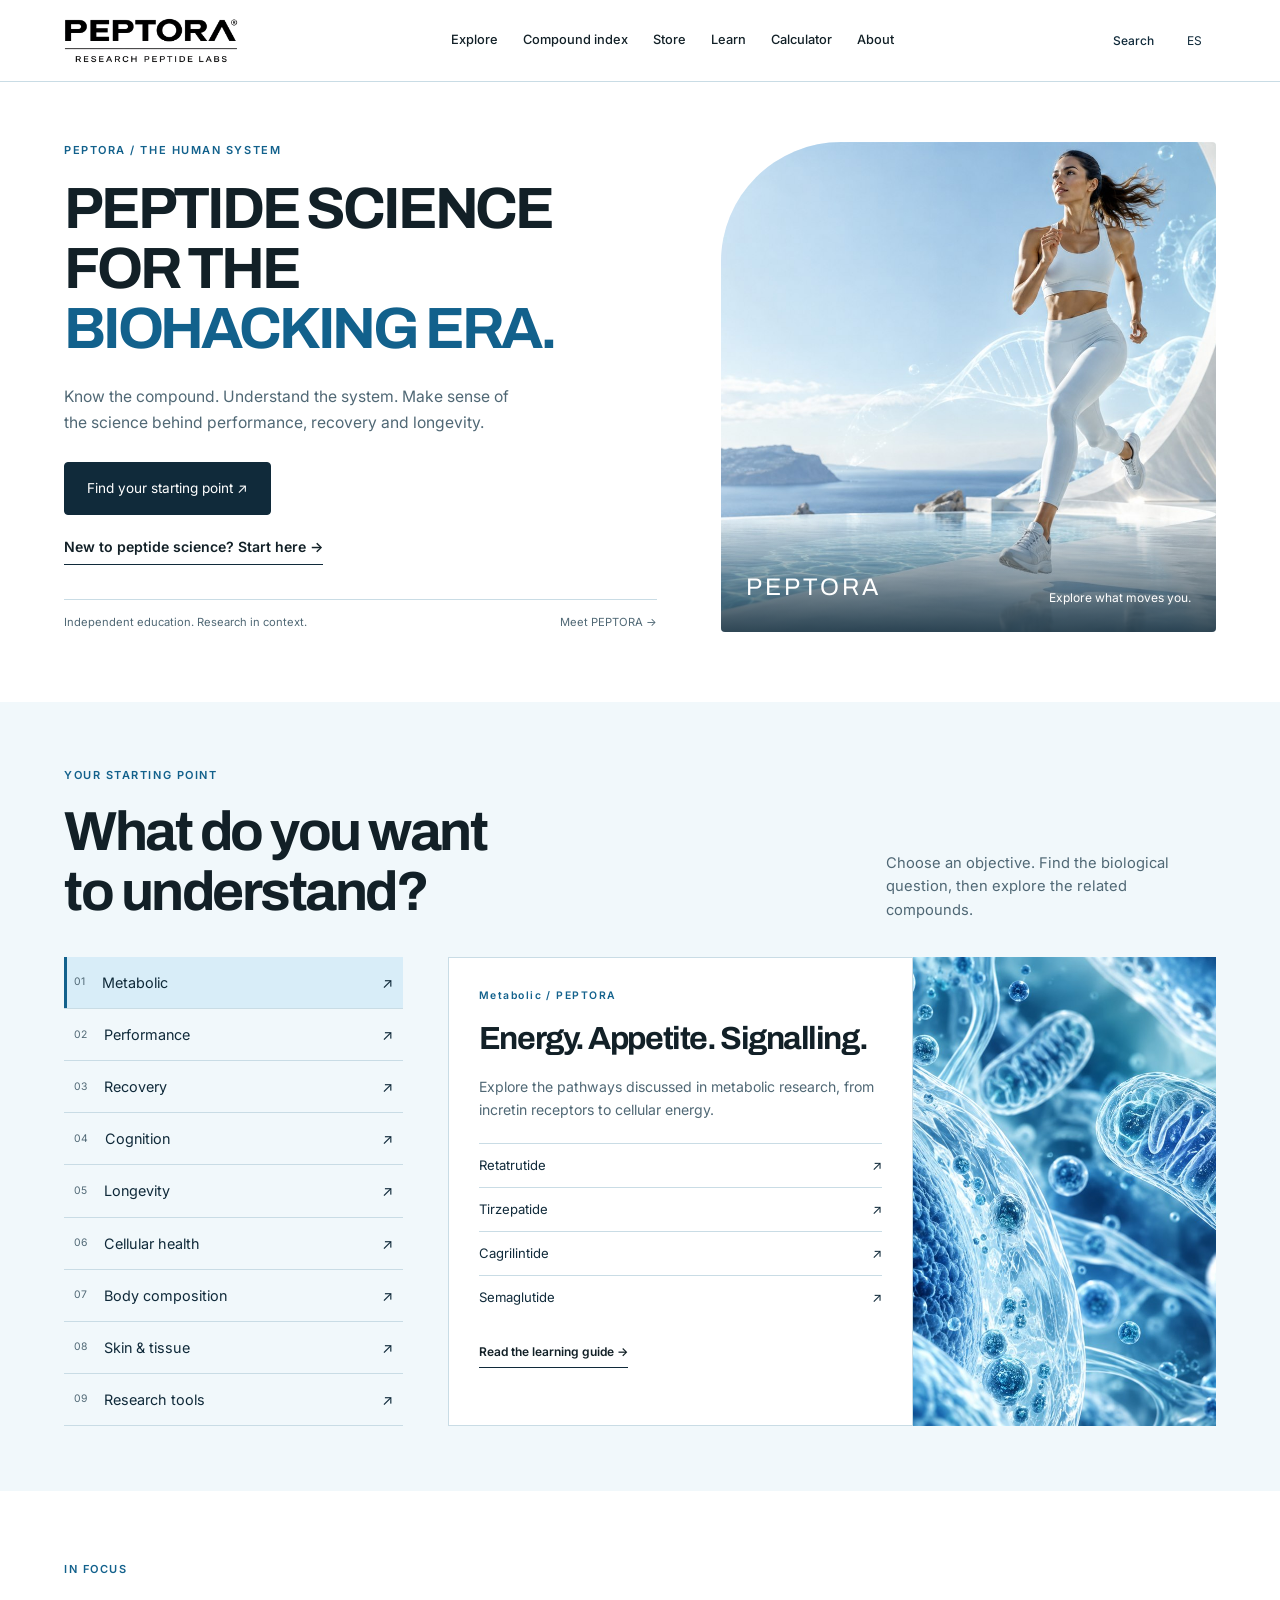
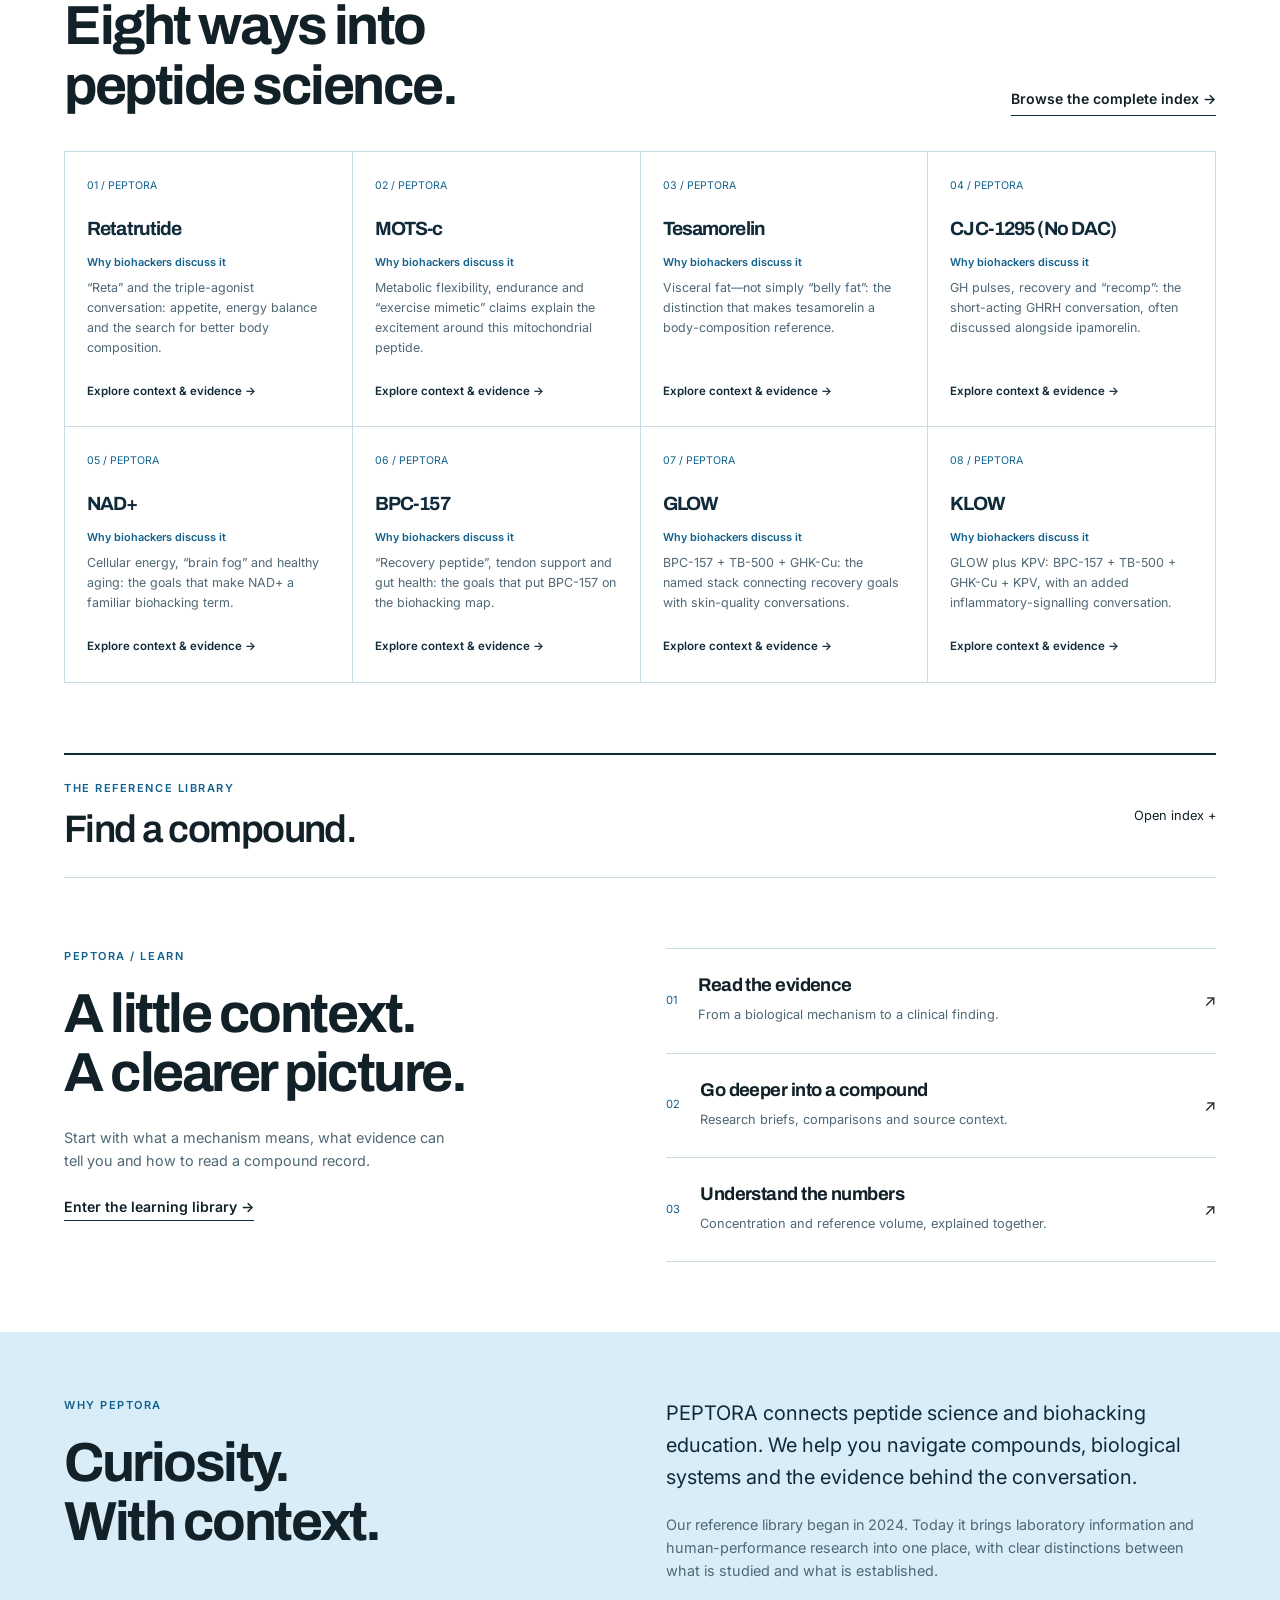
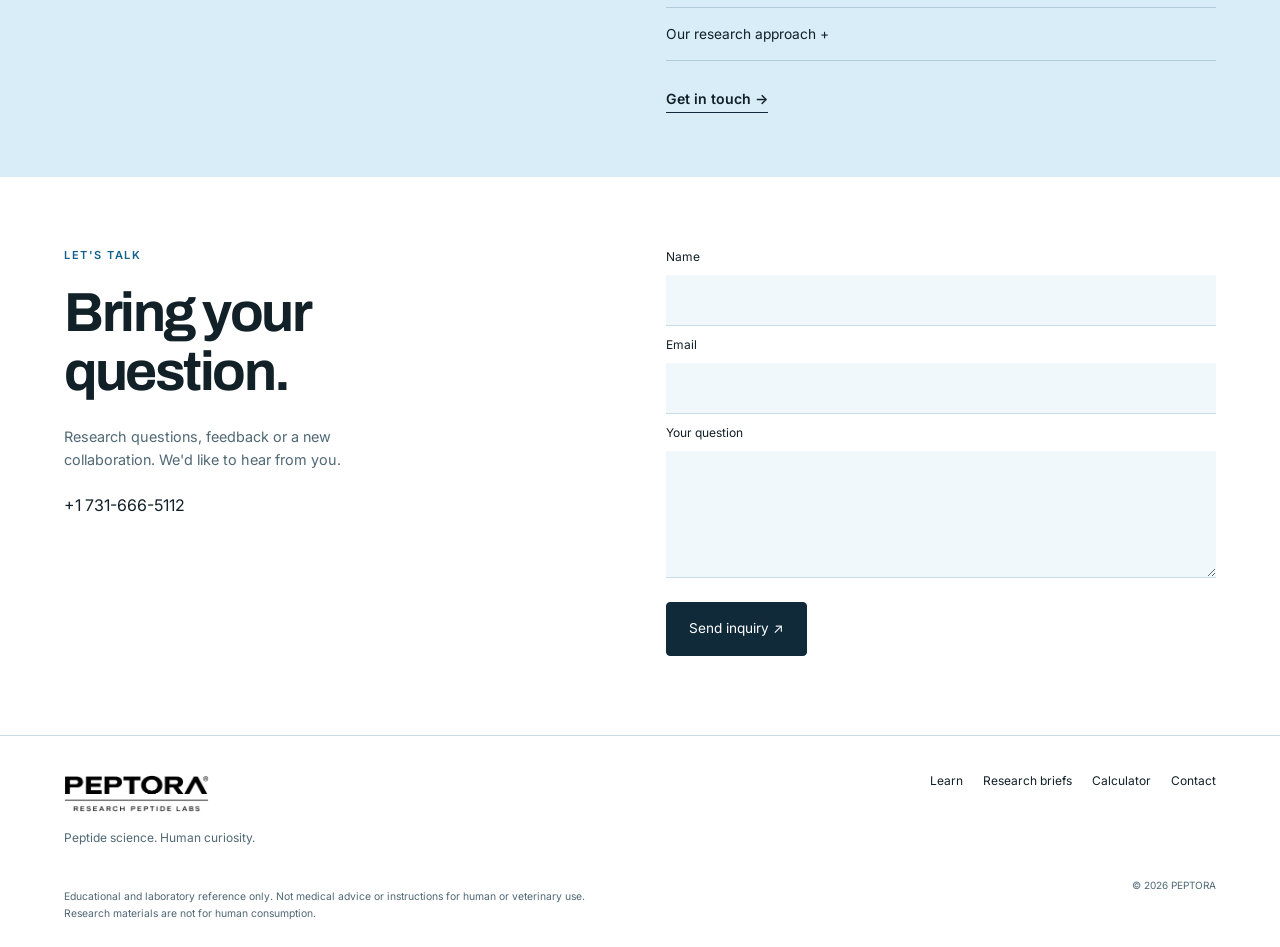
<file: index.html>
<!doctype html>
<html lang="en">
<head>
<meta charset="utf-8"><meta name="viewport" content="width=device-width,initial-scale=1,viewport-fit=cover">
<title>PEPTORA — Peptide science for the biohacking era</title>
<meta name="description" content="Understand peptide science. Explore compounds by objective, compare research context and learn the systems behind human performance.">
<link rel="canonical" href="https://peptora.site/">
<link rel="icon" href="assets/favicon.ico"><link rel="apple-touch-icon" href="assets/apple-touch-icon.png"><link rel="manifest" href="site.webmanifest">
<meta name="theme-color" content="#f3f9fb">
<link rel="preconnect" href="https://fonts.googleapis.com"><link rel="preconnect" href="https://fonts.gstatic.com" crossorigin>
<link href="https://fonts.googleapis.com/css2?family=Archivo:wght@500;600;700;800;900&family=Inter:wght@400;500;600&display=swap" rel="stylesheet">
<link rel="stylesheet" href="platform.css?v=community-20260925">
<link rel="stylesheet" href="platform-common.css?v=1"></head>
<body class="platform-page">
<a class="skip-link" href="#main" data-copy="skip">Skip to content</a>
<header class="platform-header"><a class="platform-brand" href="#inicio" aria-label="PEPTORA home"><img src="assets/logo-peptora.png" alt="PEPTORA Research Peptide Labs" width="1200" height="400"></a>
<nav id="mainNav" class="platform-nav" aria-label="Main navigation">
<a href="#objetivos" data-copy="navExplore">Explore</a><a href="#productos" data-copy="navIndex">Compound index</a><a href="store/"><span class="lang-en">Store</span><span class="lang-es">Tienda</span></a><a href="learn.html" data-copy="navLearn">Learn</a><a href="tools.html" data-copy="navTools">Calculator</a><a href="#about" data-copy="navAbout">About</a>
</nav><div class="header-actions"><button id="langToggle" class="language-control" aria-label="Switch language / Cambiar idioma"><span id="langLabel">ES</span></button><button id="navToggle" class="menu-control" aria-label="Open menu" aria-expanded="false" aria-controls="mainNav"><span></span><span></span><span></span></button></div></header>
<main id="main">
<section class="platform-hero shell" id="inicio">
<div class="hero-editorial"><p class="kicker" data-copy="heroEyebrow">PEPTORA / THE HUMAN SYSTEM</p><h1 data-copy="heroTitle">PEPTIDE SCIENCE<br>FOR THE<br><span>BIOHACKING ERA.</span></h1><p class="hero-intro" data-copy="heroIntro">Know the compound. Understand the system. Make sense of the science behind performance, recovery and longevity.</p><div class="action-row"><a class="solid-button" href="#objetivos" data-copy="heroExplore">Find your starting point ↗</a><a class="text-link" href="learn.html" data-copy="heroLearn">New to peptide science? Start here →</a></div><div class="hero-footnote"><span data-copy="heroNote">Independent education. Research in context.</span><a href="#about" data-copy="heroAbout">Meet PEPTORA →</a></div></div>
<figure class="hero-portrait"><img src="assets/images/biohacking/peptora-fresh-biohacking-hero.jpg" alt="Human performance and scientific exploration" width="1400" height="933" fetchpriority="high"><figcaption><span>PEPTORA</span><span data-copy="heroCaption">Explore what moves you.</span></figcaption></figure>
</section>
<section class="explorer-section" id="objetivos"><div class="shell"><div class="section-heading"><div><p class="kicker" data-copy="explorerLabel">YOUR STARTING POINT</p><h2 data-copy="explorerTitle">What do you want<br>to understand?</h2></div><p data-copy="explorerIntro">Choose an objective. Find the biological question, then explore the related compounds.</p></div>
<div class="explorer-layout"><div class="objective-options" aria-label="Research objectives"></div><div id="objectivePanel" class="objective-panel" aria-live="polite"></div></div></div></section>
<section class="selected-section shell" id="featured-peptides"><div class="section-heading"><div><p class="kicker" data-copy="selectedLabel">IN FOCUS</p><h2 data-copy="selectedTitle">Eight ways into<br>peptide science.</h2></div><a class="text-link" href="#productos" data-copy="selectedAll">Browse the complete index →</a></div><div id="selectedGrid" class="selected-grid"></div></section>
<section id="productos" class="index-section shell"><details class="catalog-details"><summary><span><span class="kicker" data-copy="indexLabel">THE REFERENCE LIBRARY</span><span class="index-title" data-copy="indexTitle">Find a compound.</span></span><span class="index-open" data-copy="indexOpen">Open index +</span></summary>
<div class="index-controls"><label class="search-label"><span data-copy="searchLabel">Search compounds or mechanisms</span><input id="referenceSearch" type="search" autocomplete="off" data-placeholder="searchPlaceholder" placeholder="Try Semax, AMPK or recovery"></label><div class="select-controls"><label><span data-copy="filterObjective">Objective</span><select id="objectiveFilter"></select></label><label><span data-copy="filterType">Reference type</span><select id="referenceType"></select></label><button class="reset-control" type="button" data-action="reset" data-copy="reset">Reset filters</button></div></div><p id="referenceCount" aria-live="polite"></p><div id="referenceGrid" class="reference-grid"></div></details></section>
<section class="learning-section shell" id="learn"><div class="learning-lead"><p class="kicker">PEPTORA / LEARN</p><h2 data-copy="learnTitle">A little context.<br>A clearer picture.</h2><p data-copy="learnIntro">Start with what a mechanism means, what evidence can tell you and how to read a compound record.</p><a class="text-link" href="learn.html" data-copy="learnAll">Enter the learning library →</a></div><div class="learning-routes"><a href="learn.html#evidence"><span>01</span><div><h3 data-copy="guide1">Read the evidence</h3><p data-copy="guide1p">From a biological mechanism to a clinical finding.</p></div><b>↗</b></a><a href="research.html"><span>02</span><div><h3 data-copy="guide2">Go deeper into a compound</h3><p data-copy="guide2p">Research briefs, comparisons and source context.</p></div><b>↗</b></a><a href="tools.html"><span>03</span><div><h3 data-copy="guide3">Understand the numbers</h3><p data-copy="guide3p">Concentration and reference volume, explained together.</p></div><b>↗</b></a></div></section>
<section class="about-section" id="about"><div class="shell about-grid"><div><p class="kicker" data-copy="aboutLabel">WHY PEPTORA</p><h2 data-copy="aboutTitle">Curiosity.<br>With context.</h2></div><div><p class="about-intro" data-copy="aboutIntro">PEPTORA connects peptide science and biohacking education. We help you navigate compounds, biological systems and the evidence behind the conversation.</p><p data-copy="aboutText">Our reference library began in 2024. Today it brings laboratory information and human-performance research into one place, with clear distinctions between what is studied and what is established.</p><details><summary data-copy="aboutMore">Our research approach +</summary><p data-copy="aboutMethod">We separate mechanisms, research settings and findings. Related compounds are starting points for comparison, not interchangeable products. Laboratory references and educational discussions do not establish personal-use outcomes.</p></details><a class="text-link" href="#contacto" data-copy="aboutContact">Get in touch →</a></div></div></section>
<section class="contact-section shell" id="contacto"><div><p class="kicker" data-copy="contactLabel">LET'S TALK</p><h2 data-copy="contactTitle">Bring your<br>question.</h2><p data-copy="contactIntro">Research questions, feedback or a new collaboration. We'd like to hear from you.</p><a href="tel:+17316665112">+1 731-666-5112</a></div><form id="contactForm"><label for="contactName" data-copy="formName">Name</label><input id="contactName" name="name" required autocomplete="name"><label for="contactEmail" data-copy="formEmail">Email</label><input id="contactEmail" name="email" type="email" required autocomplete="email"><label for="contactMessage" data-copy="formMessage">Your question</label><textarea id="contactMessage" name="message" rows="4" required></textarea><input class="hp-field" name="_honey" tabindex="-1" aria-hidden="true" autocomplete="off"><button class="solid-button" type="submit" data-copy="formSend">Send inquiry ↗</button><p id="formStatus" class="form-status" role="status" aria-live="polite"></p></form></section>
</main><footer class="platform-footer shell"><div><img src="assets/logo-peptora.png" alt="PEPTORA" width="1200" height="400"><p data-copy="footerTag">Peptide science. Human curiosity.</p></div><div class="footer-links"><a href="learn.html" data-copy="navLearn">Learn</a><a href="research.html" data-copy="navResearch">Research briefs</a><a href="tools.html" data-copy="navTools">Calculator</a><a href="#contacto" data-copy="navContact">Contact</a></div><p class="scope-note" data-copy="disclaimer">Educational and laboratory reference only. Not medical advice or instructions for human or veterinary use. Research materials are not for human consumption.</p><small>© <span id="year">2026</span> PEPTORA</small></footer>
<dialog id="compoundDialog" aria-labelledby="compoundTitle"><div class="record-top"><span class="record-brand">PEPTORA / REFERENCE</span><button type="button" data-action="close-record" aria-label="Close record / Cerrar ficha">×</button></div><div id="recordContent"></div></dialog>
<script src="script.js?v=community-20260925"></script><script src="community-context.js?v=20260925"></script><script src="platform.js?v=community-20260925"></script><script src="language-session.js?v=platform-3"></script><script src="global-search.js?v=community-20260925"></script>
</body></html>
</file>
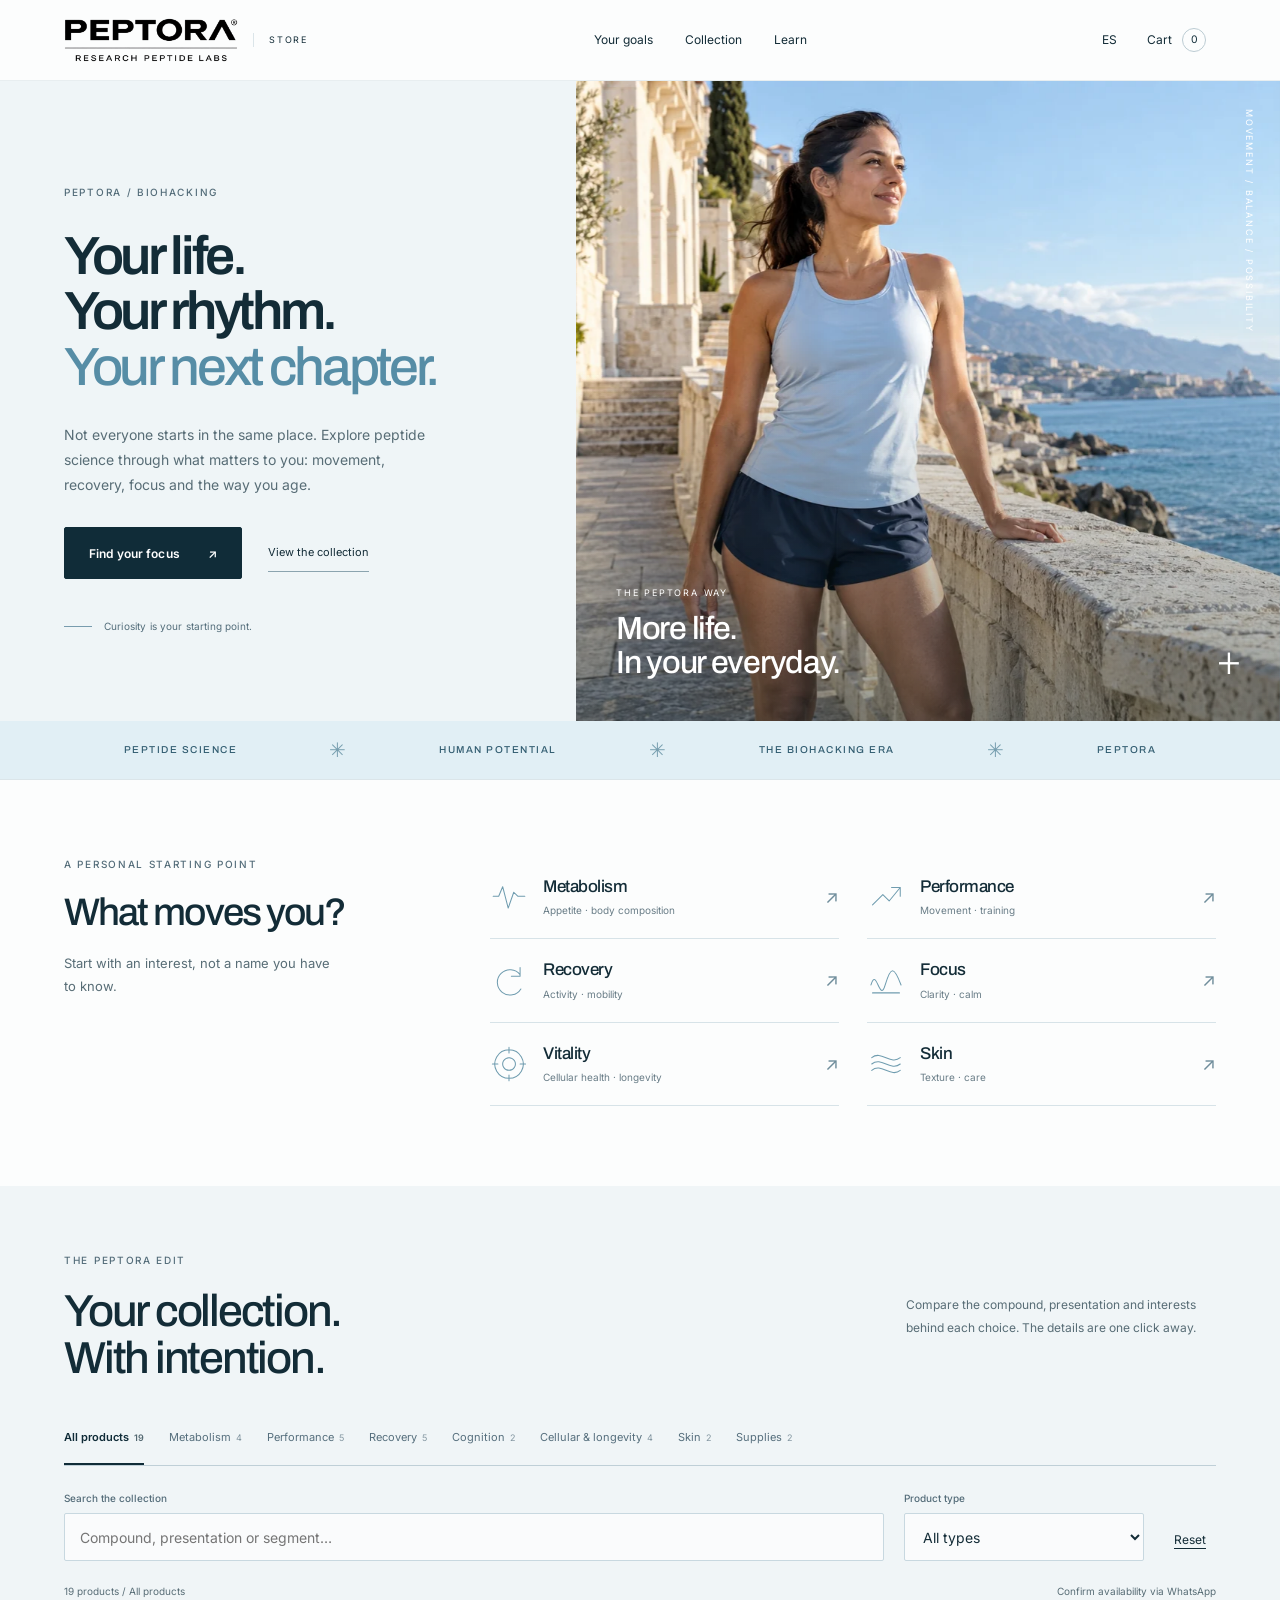
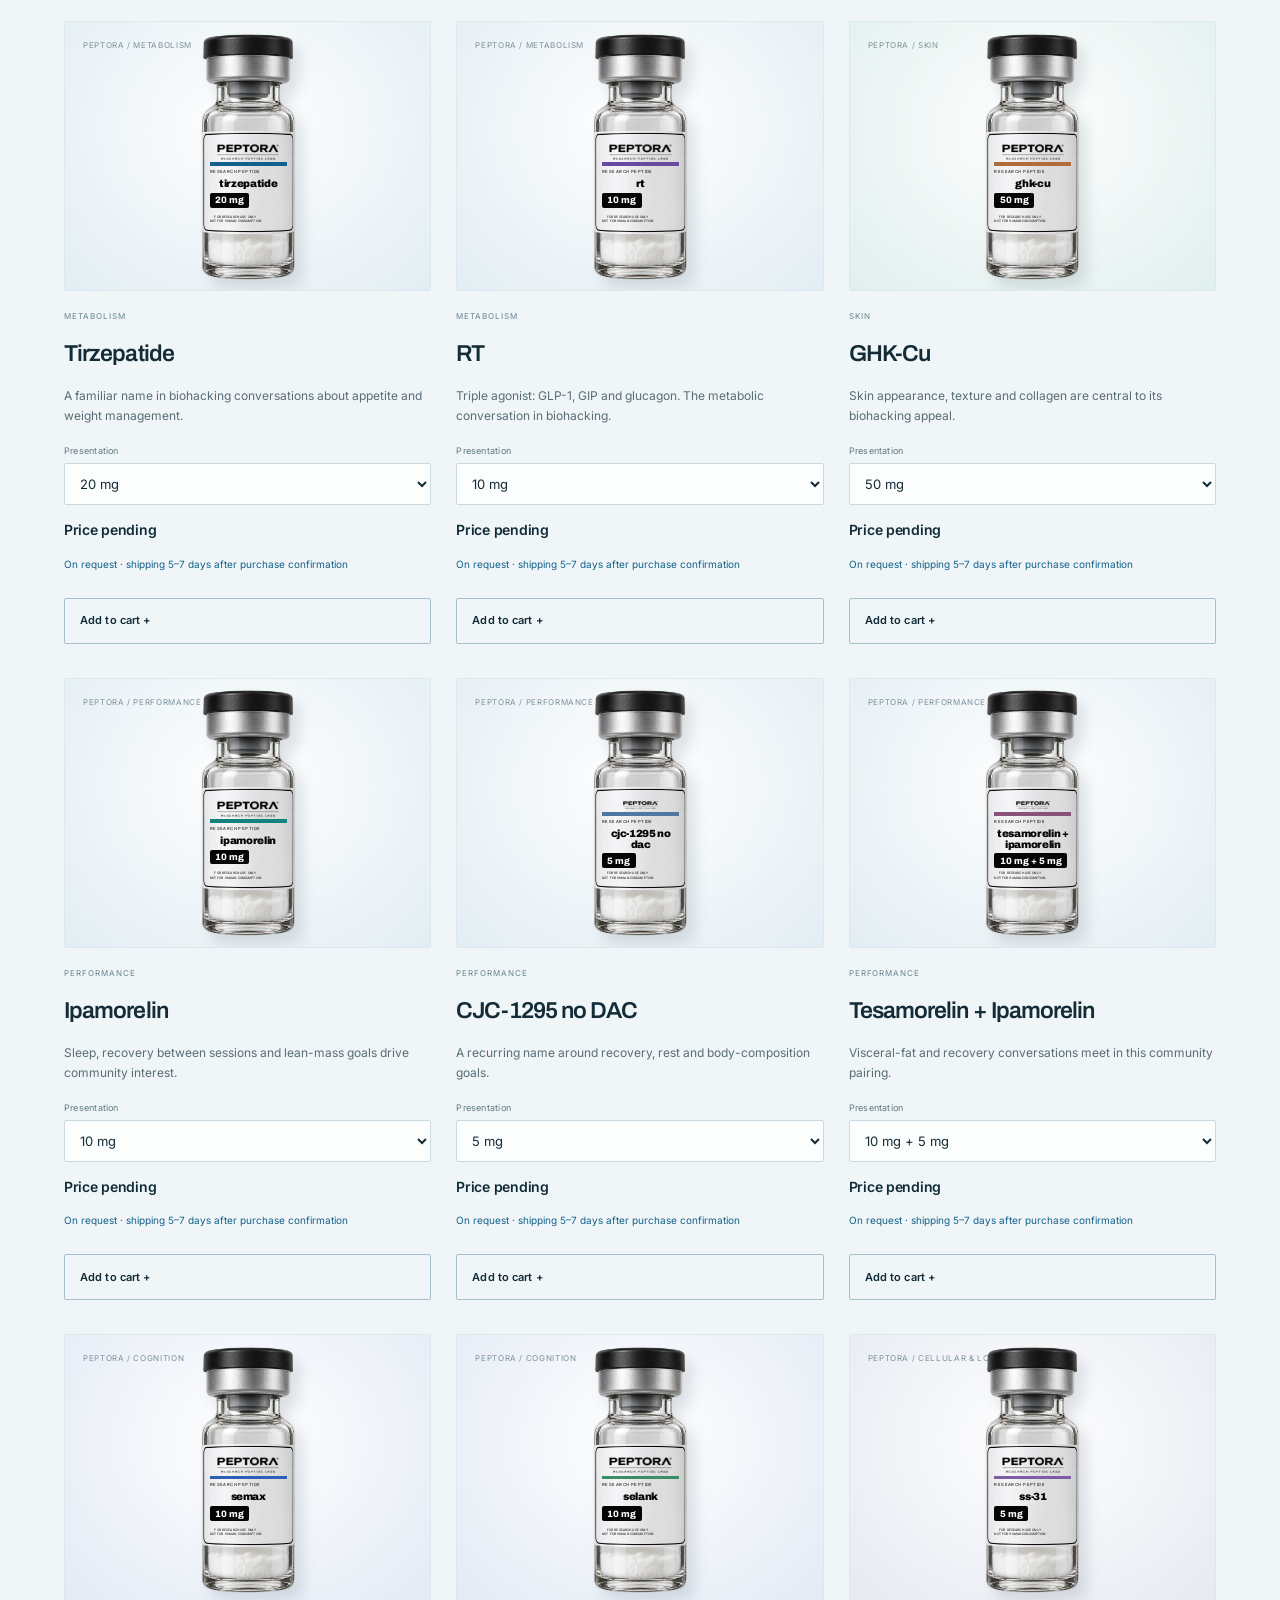
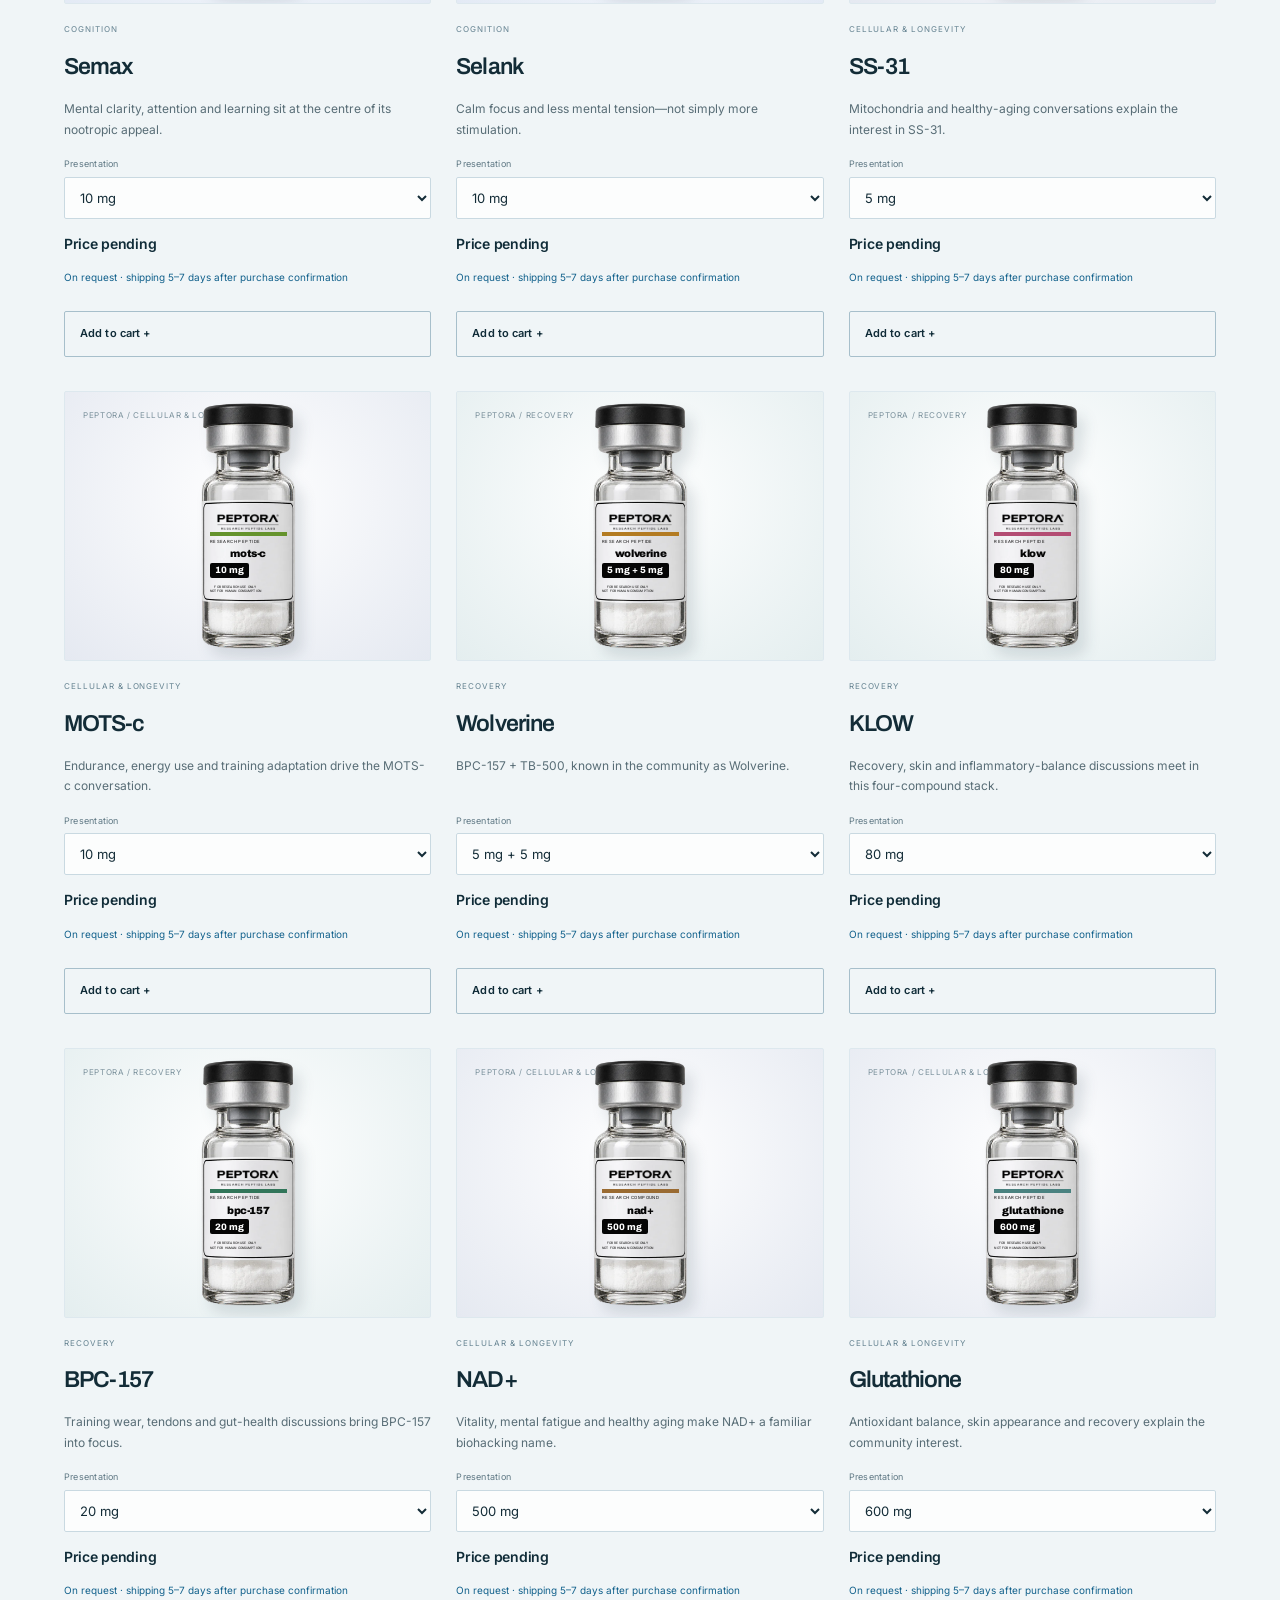
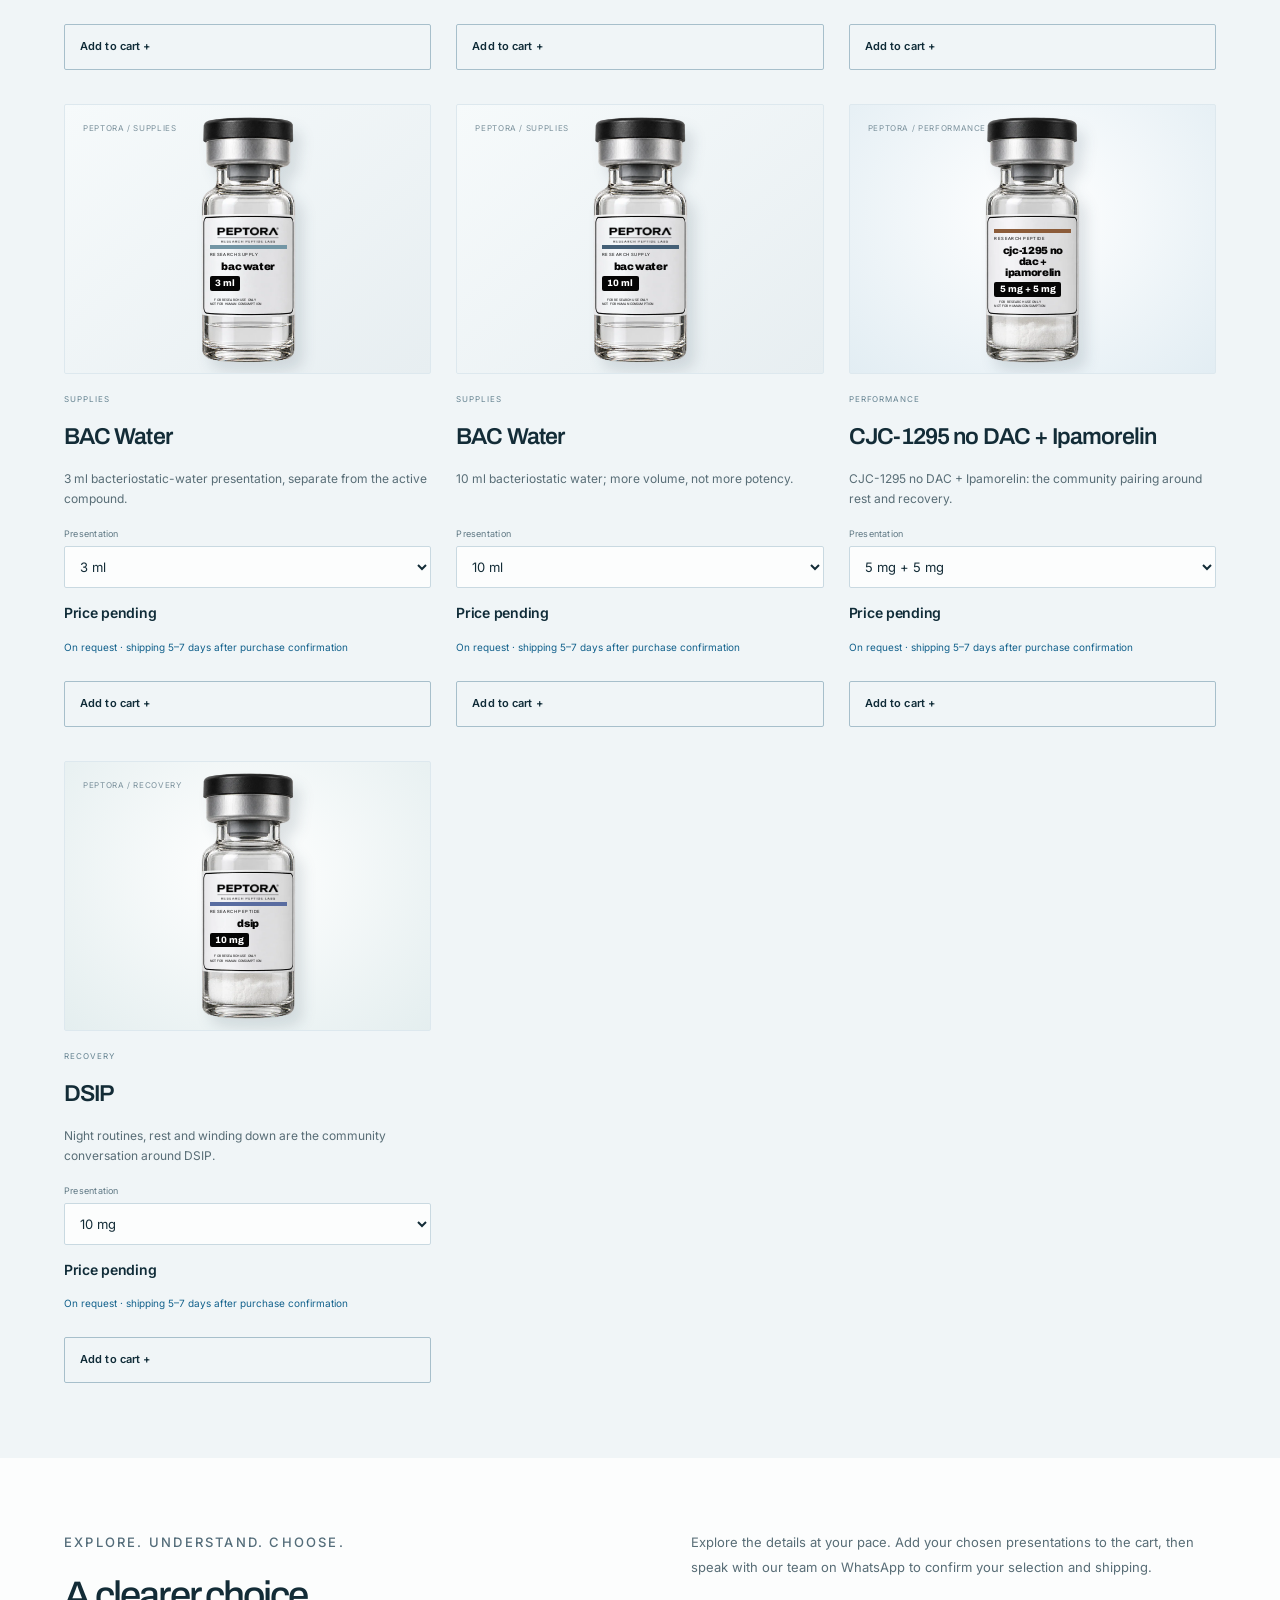
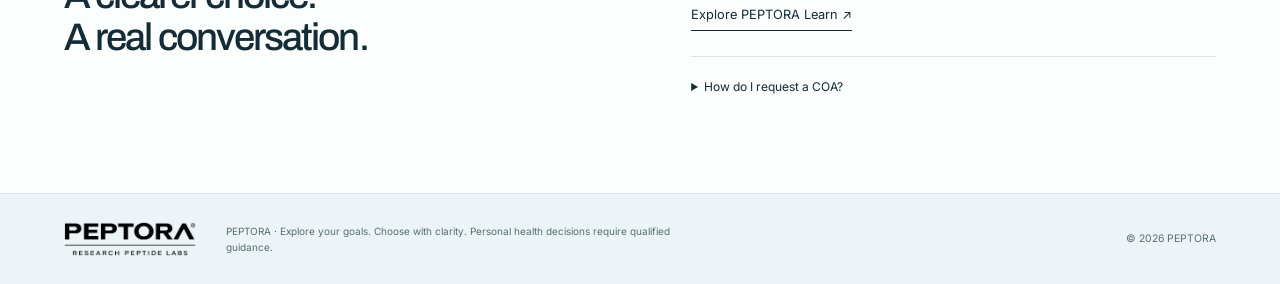
<file: store/index.html>
<!doctype html>
<html lang="en">
<head>
<meta charset="utf-8"><meta name="viewport" content="width=device-width,initial-scale=1,viewport-fit=cover">
<title>PEPTORA Store — The selected collection</title>
<meta name="description" content="Explore the PEPTORA biohacking collection by interest, compound and presentation. Product contents, community context and COAs on express request.">
<meta name="robots" content="index,follow"><meta name="theme-color" content="#f1f8fb">
<link rel="canonical" href="https://peptora.site/store/"><link rel="icon" href="../assets/favicon.ico"><link rel="apple-touch-icon" href="../assets/apple-touch-icon.png"><link rel="manifest" href="../site.webmanifest">
<link rel="preconnect" href="https://fonts.googleapis.com"><link rel="preconnect" href="https://fonts.gstatic.com" crossorigin>
<link href="https://fonts.googleapis.com/css2?family=Archivo:wght@500;600;700;800;900&family=Inter:wght@400;500;600&display=swap" rel="stylesheet">
<link rel="stylesheet" href="store.css?v=20261017-release2"><script src="catalog.js?v=20261017-release2" defer></script><script src="commerce.js?v=20261017-release2" defer></script><script src="community.js?v=20261017-release2" defer></script><script src="objectives.js?v=20261017-release2" defer></script><script src="store.js?v=20261017-release2" defer></script>
<link rel="stylesheet" href="visual.css?v=20261017-release2"><script src="visual.js?v=20261017-release2" defer></script>
</head>
<body>
<a class="skip" href="#catalog" data-i18n="skip">Skip to collection</a>
<header class="store-header">
  <a class="brand" href="../" data-site-link><img src="../assets/logo-peptora.png" width="1200" height="400" alt="PEPTORA"><span>STORE</span></a>
  <nav id="storeNav" aria-label="Navigation"><a href="#objectives" data-visual-copy="navGoals">Your goals</a><a href="#catalog" data-i18n="collection">Collection</a><a href="../learn.html" data-site-link data-i18n="learn">Learn</a></nav>
  <div class="header-actions"><button id="language" type="button" aria-label="Switch to Spanish">ES</button><button id="openCart" class="cart-button" type="button" aria-haspopup="dialog"><span data-i18n="cart">Cart</span><span id="cartCount">0</span></button><button id="menu" type="button" aria-controls="storeNav" aria-expanded="false" data-i18n="menu">Menu</button></div>
</header>
<main>
<section class="editorial-hero">
 <div class="hero-editorial-copy"><p class="eyebrow">PEPTORA / BIOHACKING</p><h1 data-visual-copy="hero">Your life.<br>Your rhythm.<br><em>Your next chapter.</em></h1><p class="hero-description" data-visual-copy="intro">Not everyone starts in the same place. Explore peptide science through what matters to you: movement, recovery, focus and the way you age.</p><div class="hero-actions"><a class="primary" href="#objectives"><span data-visual-copy="findGoal">Find your focus</span><span aria-hidden="true">↗</span></a><a class="quiet-link" href="#catalog" data-visual-copy="allCollection">View the collection</a></div><p class="hero-signature"><span class="signature-line" aria-hidden="true"></span><span data-visual-copy="signature">Curiosity is your starting point.</span></p></div>
 <figure class="editorial-hero-image"><picture><source media="(max-width:720px)" srcset="assets/editorial-coast-mobile.webp"><img src="assets/editorial-coast.webp" width="1536" height="1024" alt="Morning movement by the ocean" data-visual-alt="heroAlt" fetchpriority="high"></picture><figcaption><span data-visual-copy="imageBrand">THE PEPTORA WAY</span><strong data-visual-copy="imageCaption">More life.<br>In your everyday.</strong><span class="photo-cross" aria-hidden="true">+</span></figcaption><span class="image-side-note" aria-hidden="true" data-visual-copy="sideNote">MOVEMENT / BALANCE / POSSIBILITY</span></figure>
</section>
<div class="brand-ribbon" aria-hidden="true"><span data-visual-copy="ribbonScience">PEPTIDE SCIENCE</span><span class="ribbon-mark">✳</span><span data-visual-copy="ribbonPotential">HUMAN POTENTIAL</span><span class="ribbon-mark">✳</span><span data-visual-copy="ribbonEra">THE BIOHACKING ERA</span><span class="ribbon-mark">✳</span><span>PEPTORA</span></div>
<section id="objectives" class="objective-section shell"><div class="objective-heading"><p class="eyebrow" data-visual-copy="goalsEyebrow">A PERSONAL STARTING POINT</p><h2 data-visual-copy="goalsTitle">What moves you?</h2><p data-visual-copy="goalsIntro">Start with an interest, not a name you have to know.</p></div><div id="objectivePaths" class="objective-paths"></div></section>
<section class="catalog-section" id="catalog"><div class="shell">
 <div class="section-heading"><div><p class="eyebrow" data-visual-copy="collectionEyebrow">THE PEPTORA EDIT</p><h2 data-visual-copy="collectionTitle">Your collection.<br>With intention.</h2></div><p data-visual-copy="collectionIntro">Compare the compound, presentation and interests behind each choice. The details are one click away.</p></div>
 <div id="segments" class="segments" role="group" aria-label="Research segments"></div>
 <div class="search-bar"><label class="search-field" for="search"><span data-i18n="searchLabel">Search the collection</span><input id="search" type="search" autocomplete="off" placeholder="Compound, presentation or segment…"></label><label class="type-field" for="type"><span data-i18n="typeLabel">Product type</span><select id="type"><option value="all" data-i18n="allTypes">All types</option><option value="compounds" data-i18n="compounds">Compounds & combinations</option><option value="supplies" data-i18n="supplies">Supplies</option></select></label><button type="button" id="reset" class="text-button" data-i18n="reset">Reset</button></div>
 <div class="results-heading"><p id="results" role="status" aria-live="polite"></p><span data-i18n="pricingNote">Pricing to be confirmed</span></div>
 <div id="productGrid" class="product-grid"></div>
 <noscript><p>This collection requires JavaScript. / Activa JavaScript para explorar el catálogo.</p></noscript>
</div></section>
<section class="store-guide shell"><div><p class="eyebrow" data-visual-copy="guideEyebrow">EXPLORE. UNDERSTAND. CHOOSE.</p><h2 data-visual-copy="guideHeading">A clearer choice.<br>A real conversation.</h2></div><div><p data-visual-copy="guideText">Explore the details at your pace. Add your chosen presentations to the cart, then speak with our team on WhatsApp to confirm your selection and shipping.</p><a href="../learn.html" class="text-link" data-site-link data-i18n="readLearn">Explore PEPTORA Learn ↗</a><details><summary data-i18n="coaQuestion">How do I request a COA?</summary><p data-i18n="coaAnswer">Certificates of analysis are provided on express request. Contact PEPTORA with the product, presentation and lot number if available.</p><a href="../?lang=en#contacto" class="text-link" data-site-link data-i18n="requestCoa">Request a COA ↗</a></details></div></section>
</main>
<footer class="shell store-footer"><a href="../" data-site-link><img src="../assets/logo-peptora.png" alt="PEPTORA" width="1200" height="400"></a><p data-i18n="scope">PEPTORA · Peptide science and the biohacking community. Community interests are not guaranteed outcomes or medical advice.</p><small>© 2026 PEPTORA</small></footer>
<dialog id="productDialog" aria-labelledby="productTitle"><div class="dialog-top"><span>PEPTORA / COLLECTION</span><button type="button" data-close aria-label="Close">×</button></div><div id="productDetail"></div></dialog>
<dialog id="cartDialog" class="cart-dialog" aria-labelledby="cartTitle"><div class="dialog-top"><h2 id="cartTitle" data-i18n="yourCart">Your selection</h2><button type="button" data-close aria-label="Close">×</button></div><div id="cartLines"></div><div class="cart-bottom"><div class="total"><span data-i18n="total">Total</span><strong id="cartTotal"></strong></div><p data-i18n="cartNotice">This is a saved selection, not an order. Prices, shipping and stock are unconfirmed. Nothing is charged or reserved.</p><button class="primary" type="button" disabled data-i18n="checkoutDisabled">Checkout not yet available</button><button id="clearCart" class="text-button" type="button" data-i18n="clearCart">Clear selection</button></div></dialog>
<div id="toast" class="toast" role="status" aria-live="polite"></div>
</body></html>
</file>
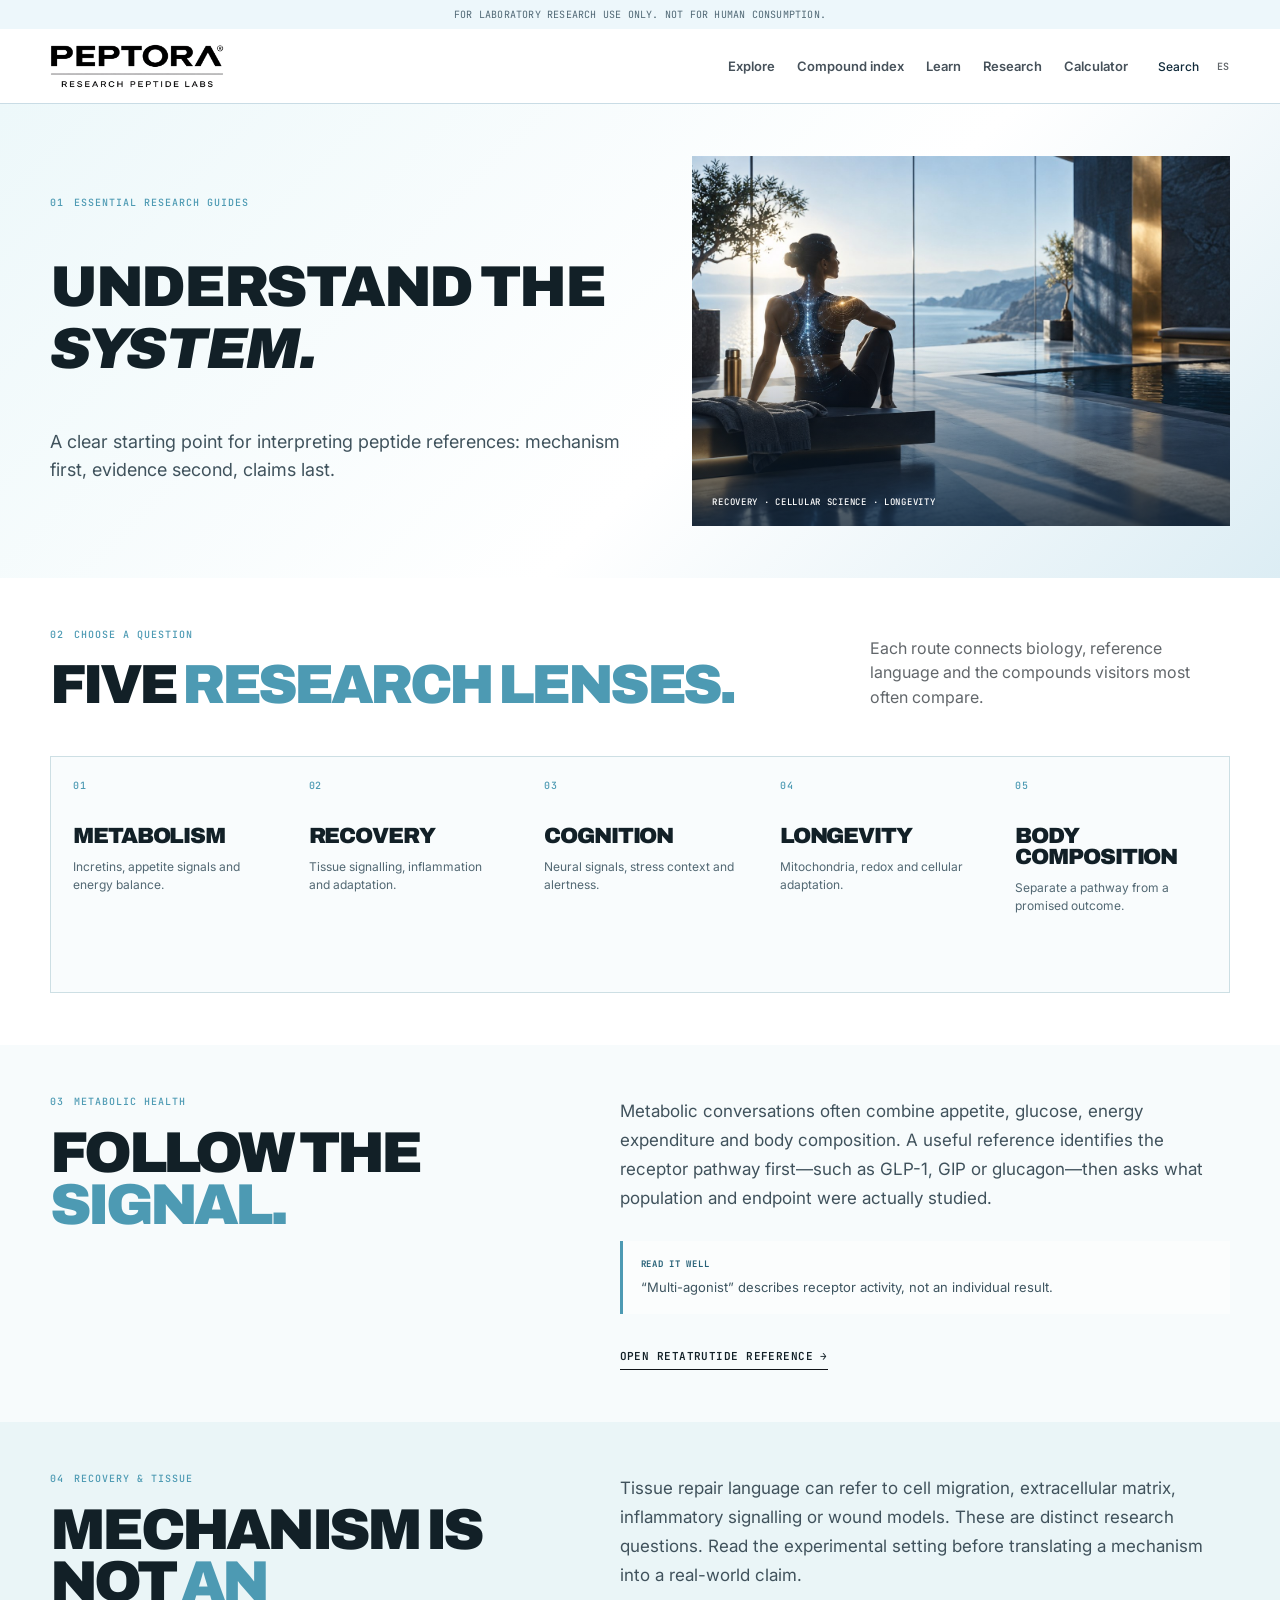
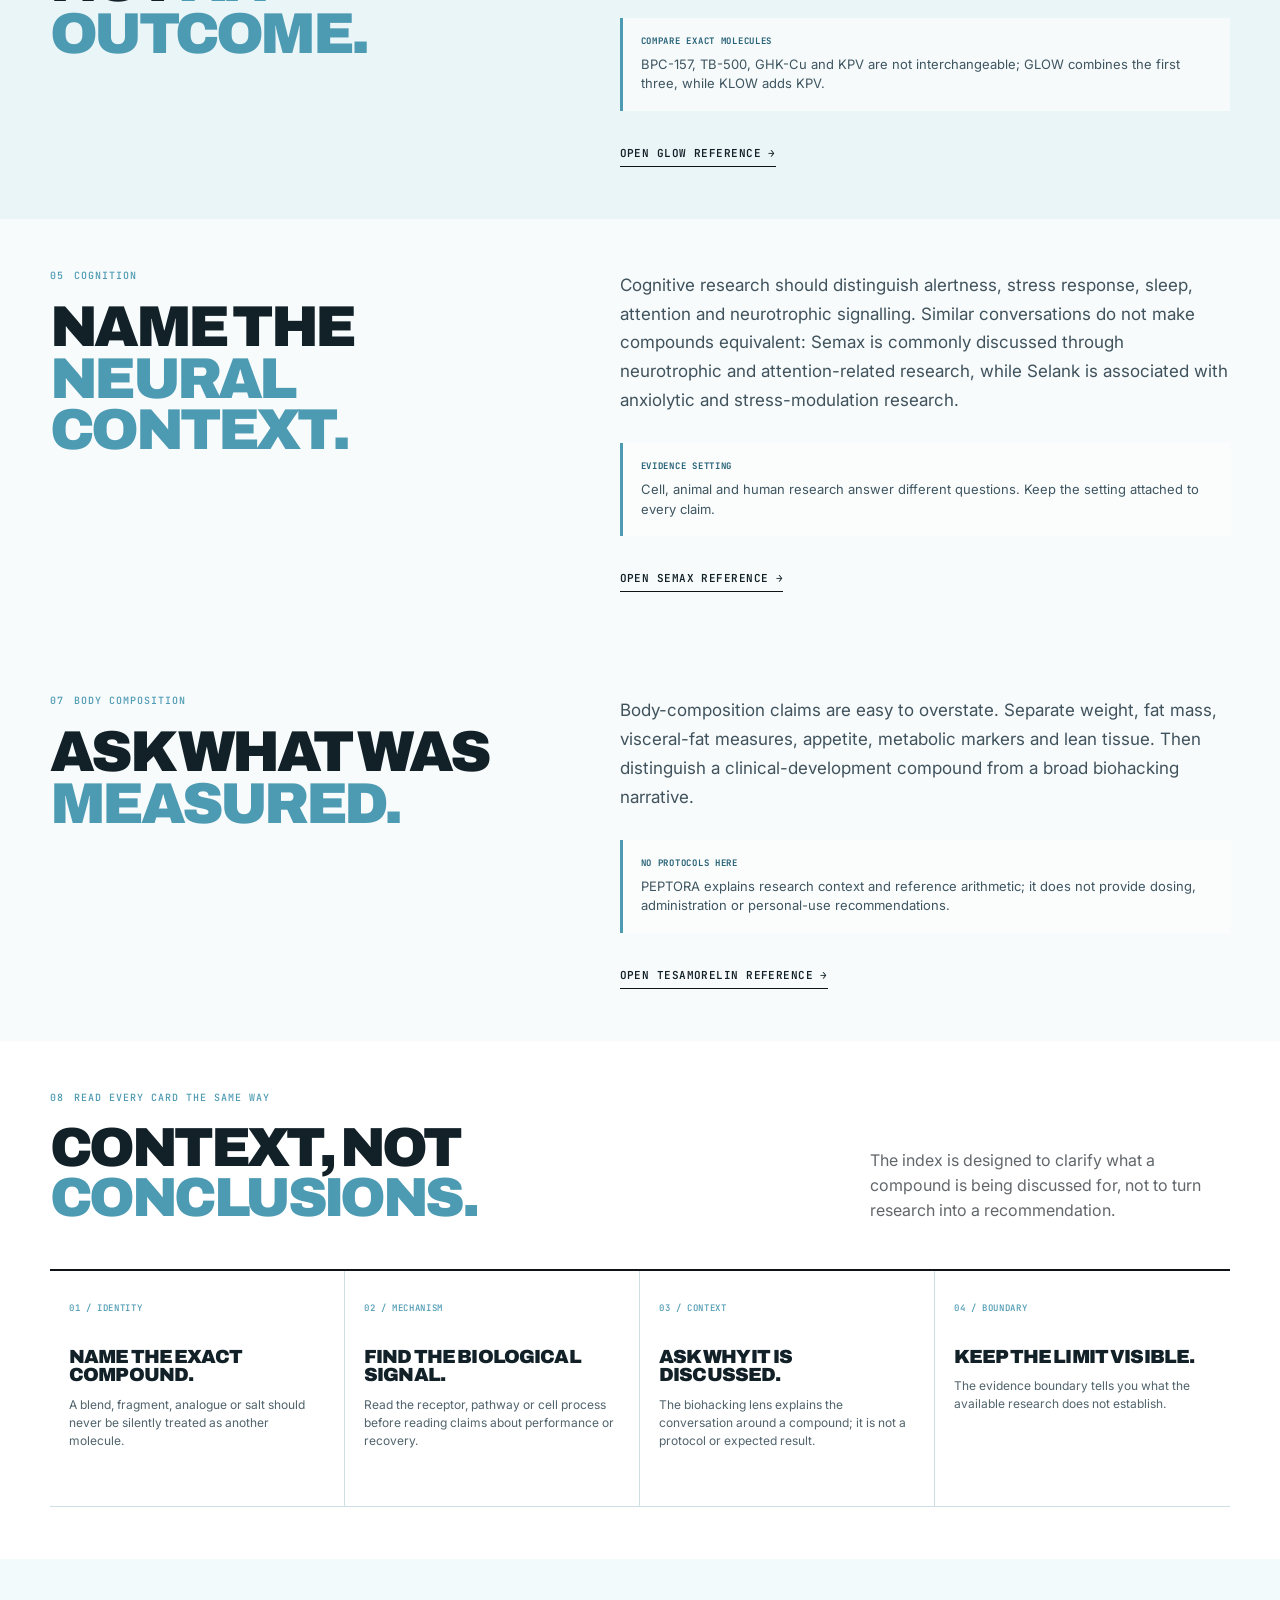
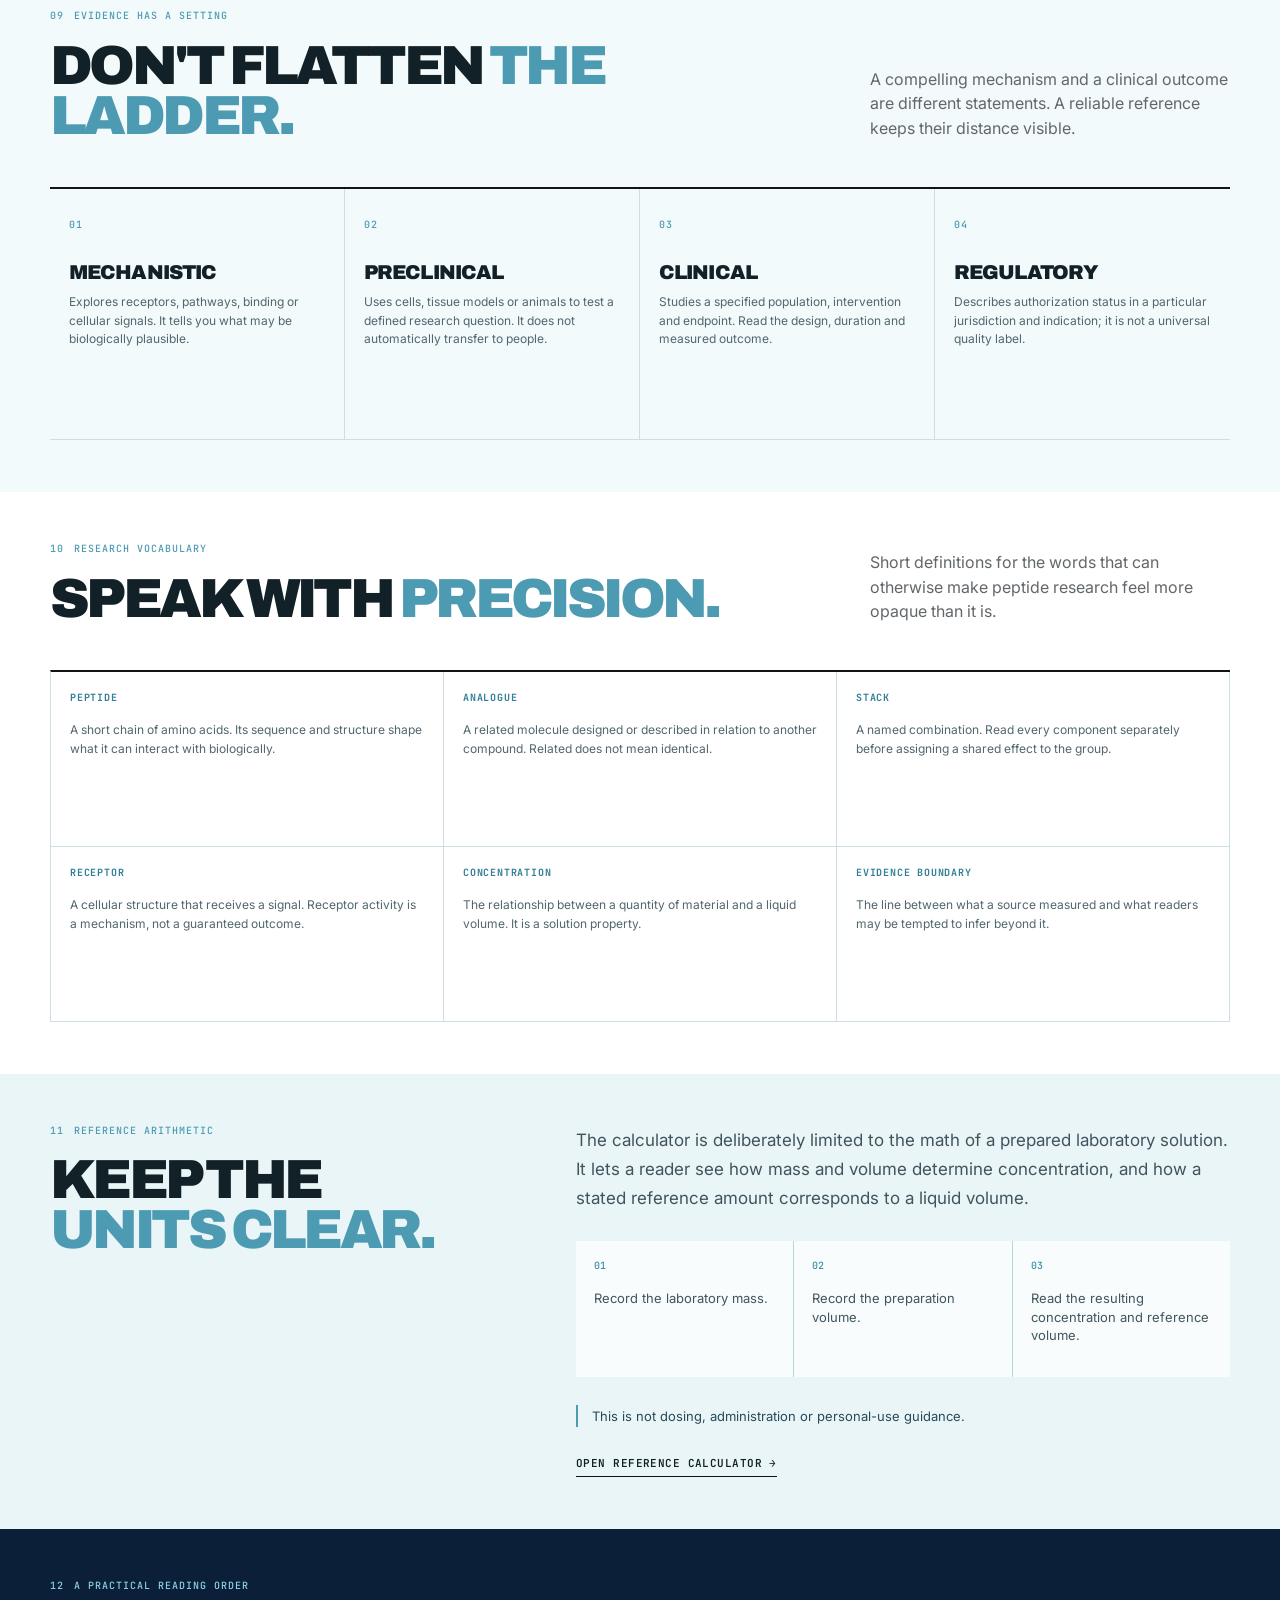
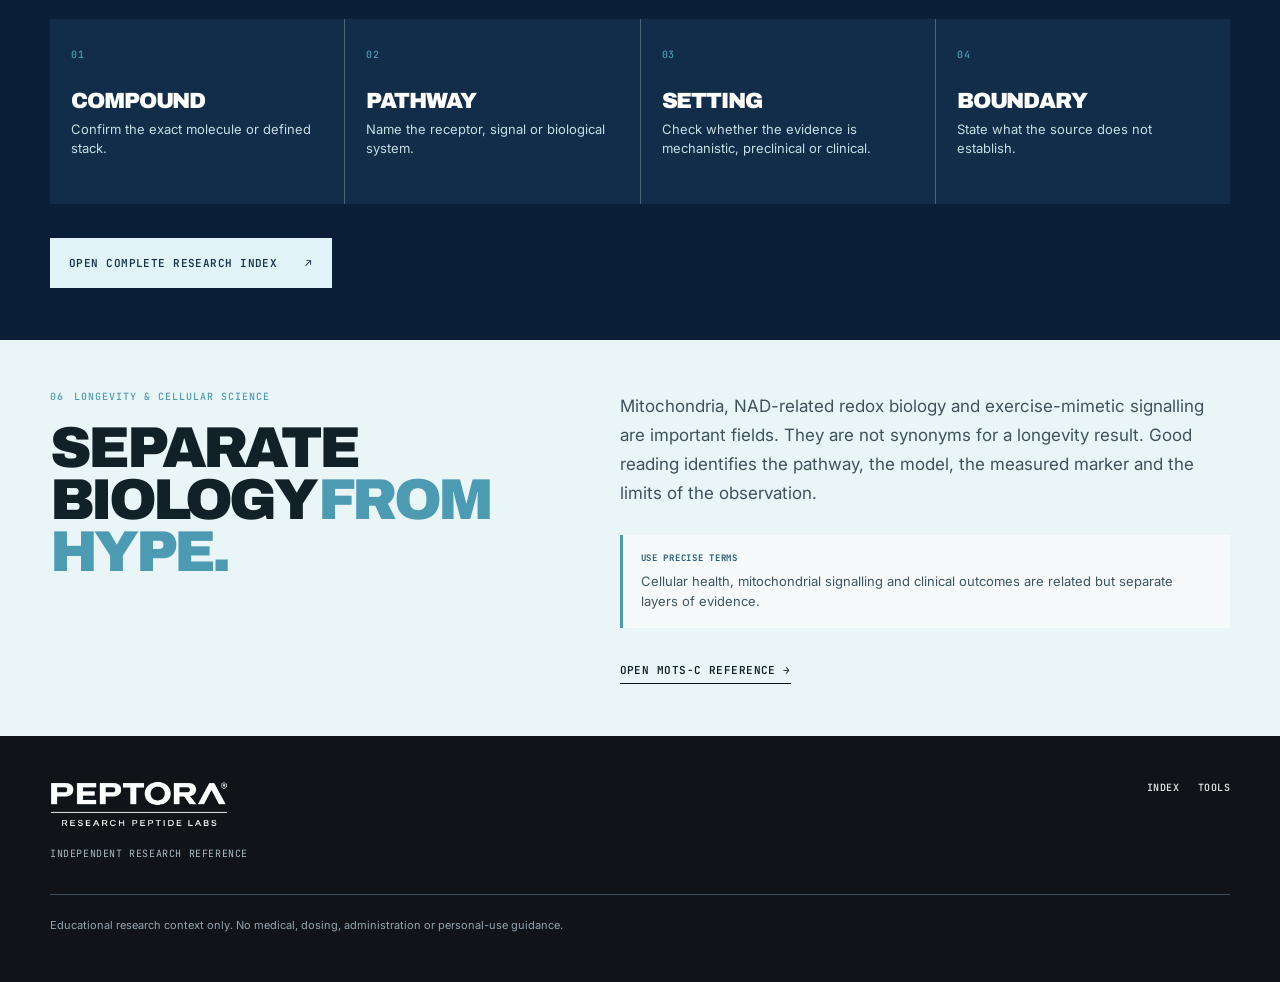
<file: learn.html>
<!DOCTYPE html>
<html lang="en">
<head>
  <meta charset="UTF-8">
  <meta name="viewport" content="width=device-width, initial-scale=1.0, viewport-fit=cover">
  <title>PEPTORA — Essential Research Guides</title>
  <meta name="description" content="Original PEPTORA guides for reading peptide mechanisms, evidence and research references responsibly.">
  <link rel="icon" href="assets/favicon.ico" sizes="any">
  <link rel="apple-touch-icon" sizes="180x180" href="assets/apple-touch-icon.png">
  <link rel="manifest" href="site.webmanifest">
  <link rel="preconnect" href="https://fonts.googleapis.com"><link rel="preconnect" href="https://fonts.gstatic.com" crossorigin>
  <link href="https://fonts.googleapis.com/css2?family=Archivo:wght@500;600;700;800;900&family=Inter:wght@400;500;600&family=JetBrains+Mono:wght@400;500&display=swap" rel="stylesheet">
  <link rel="stylesheet" href="styles.css?v=peptora-audit-3">
  <link rel="stylesheet" href="editorial.css?v=peptora-audit-20">
<link rel="stylesheet" href="platform-common.css?v=1"></head>
<body class="learn-page">
  <div class="disclaimer-strip"><span class="lang-en">For laboratory research use only. Not for human consumption.</span><span class="lang-es">Sólo para investigación de laboratorio. No para consumo humano.</span></div>
  <header class="site-header"><div class="wrap">
    <a href="index.html#inicio" class="brand"><img src="assets/logo-peptora.png" alt="PEPTORA"></a>
    <nav class="main-nav" id="mainNav" aria-label="Main navigation"><a href="index.html#objetivos"><span class="lang-en">Explore</span><span class="lang-es">Explorar</span></a><a href="index.html#productos"><span class="lang-en">Compound index</span><span class="lang-es">Índice de compuestos</span></a><a href="learn.html"><span class="lang-en">Learn</span><span class="lang-es">Aprender</span></a><a href="research.html"><span class="lang-en">Research</span><span class="lang-es">Investigación</span></a><a href="tools.html"><span class="lang-en">Calculator</span><span class="lang-es">Calculadora</span></a></nav>
    <div class="header-cta"><button class="lang-toggle" id="langToggle" aria-label="Switch language / Cambiar idioma"><span id="langLabel">ES</span></button><a href="index.html#productos" class="header-index"><span class="lang-en">INDEX</span><span class="lang-es">ÍNDICE</span></a><button class="nav-toggle" id="navToggle" aria-label="Open menu"><span></span><span></span></button></div>
  </div></header>
  <main>
    <section class="learn-hero section-pad"><div class="wrap learn-hero-grid"><div class="learn-hero-copy">
      <p class="eyebrow"><span>01</span><span class="lang-en">Essential research guides</span><span class="lang-es">Guías esenciales de investigación</span></p>
      <h1><span class="lang-en">UNDERSTAND THE <em>SYSTEM.</em></span><span class="lang-es">ENTIENDE EL <em>SISTEMA.</em></span></h1>
      <p class="learn-lede lang-en">A clear starting point for interpreting peptide references: mechanism first, evidence second, claims last.</p>
      <p class="learn-lede lang-es">Un punto de partida claro para interpretar referencias peptídicas: primero el mecanismo, después la evidencia y al final las afirmaciones.</p>
    </div><figure class="learn-hero-visual"><img src="assets/images/biohacking/peptora-recovery-longevity.jpg" alt="Cellular research, recovery and longevity" width="1400" height="933" fetchpriority="high" decoding="async"><figcaption><span class="lang-en">RECOVERY · CELLULAR SCIENCE · LONGEVITY</span><span class="lang-es">RECUPERACIÓN · CIENCIA CELULAR · LONGEVIDAD</span></figcaption></figure></div></section>

    <section class="guide-map section-pad"><div class="wrap">
      <div class="section-heading"><div><p class="eyebrow"><span>02</span><span class="lang-en">Choose a question</span><span class="lang-es">Elige una pregunta</span></p><h2><span class="lang-en">FIVE <em>RESEARCH LENSES.</em></span><span class="lang-es">CINCO <em>LENTES DE INVESTIGACIÓN.</em></span></h2></div><p class="lang-en">Each route connects biology, reference language and the compounds visitors most often compare.</p><p class="lang-es">Cada ruta conecta biología, lenguaje de referencia y los compuestos que más se comparan.</p></div>
      <div class="guide-map-grid">
        <a href="#metabolic"><b>01</b><h3><span class="lang-en">METABOLISM</span><span class="lang-es">METABOLISMO</span></h3><p class="lang-en">Incretins, appetite signals and energy balance.</p><p class="lang-es">Incretinas, señales de apetito y balance energético.</p></a>
        <a href="#recovery"><b>02</b><h3><span class="lang-en">RECOVERY</span><span class="lang-es">RECUPERACIÓN</span></h3><p class="lang-en">Tissue signalling, inflammation and adaptation.</p><p class="lang-es">Señalización de los tejidos, inflamación y adaptación.</p></a>
        <a href="#cognition"><b>03</b><h3><span class="lang-en">COGNITION</span><span class="lang-es">COGNICIÓN</span></h3><p class="lang-en">Neural signals, stress context and alertness.</p><p class="lang-es">Señales neurales, contexto de estrés y alerta.</p></a>
        <a href="#longevity"><b>04</b><h3><span class="lang-en">LONGEVITY</span><span class="lang-es">LONGEVIDAD</span></h3><p class="lang-en">Mitochondria, redox and cellular adaptation.</p><p class="lang-es">Mitocondrias, redox y adaptación celular.</p></a>
        <a href="#body"><b>05</b><h3><span class="lang-en">BODY COMPOSITION</span><span class="lang-es">COMPOSICIÓN CORPORAL</span></h3><p class="lang-en">Separate a pathway from a promised outcome.</p><p class="lang-es">Separa una vía de un resultado prometido.</p></a>
      </div>
    </div></section>

    <section class="guide-section section-pad" id="metabolic"><div class="wrap guide-layout"><div><p class="eyebrow"><span>03</span><span class="lang-en">Metabolic health</span><span class="lang-es">Salud metabólica</span></p><h2><span class="lang-en">FOLLOW THE <em>SIGNAL.</em></span><span class="lang-es">SIGUE LA <em>SEÑAL.</em></span></h2></div><div class="guide-copy"><p class="lang-en">Metabolic conversations often combine appetite, glucose, energy expenditure and body composition. A useful reference identifies the receptor pathway first—such as GLP-1, GIP or glucagon—then asks what population and endpoint were actually studied.</p><p class="lang-es">Las conversaciones metabólicas suelen mezclar apetito, glucosa, gasto energético y composición corporal. Una referencia útil identifica primero la vía receptora —como GLP-1, GIP o glucagón— y después pregunta qué población y desenlace se estudiaron realmente.</p><div class="guide-callout"><b><span class="lang-en">READ IT WELL</span><span class="lang-es">LÉELO BIEN</span></b><span class="lang-en">“Multi-agonist” describes receptor activity, not an individual result.</span><span class="lang-es">“Multiagonista” describe actividad de receptores, no un resultado individual.</span></div><a class="inline-link" href="index.html?compound=Retatrutide#productos"><span class="lang-en">Open Retatrutide reference <b>→</b></span><span class="lang-es">Abrir referencia de Retatrutide <b>→</b></span></a></div></div></section>
    <section class="guide-section guide-alt section-pad" id="recovery"><div class="wrap guide-layout"><div><p class="eyebrow"><span>04</span><span class="lang-en">Recovery &amp; tissue</span><span class="lang-es">Recuperación y tejido</span></p><h2><span class="lang-en">MECHANISM IS NOT <em>AN OUTCOME.</em></span><span class="lang-es">MECANISMO NO ES <em>RESULTADO.</em></span></h2></div><div class="guide-copy"><p class="lang-en">Tissue repair language can refer to cell migration, extracellular matrix, inflammatory signalling or wound models. These are distinct research questions. Read the experimental setting before translating a mechanism into a real-world claim.</p><p class="lang-es">El lenguaje de reparación de los tejidos puede referirse a migración celular, matriz extracelular, señalización inflamatoria o modelos de heridas. Son preguntas de investigación distintas. Lee el entorno experimental antes de traducir un mecanismo a una afirmación real.</p><div class="guide-callout"><b><span class="lang-en">COMPARE EXACT MOLECULES</span><span class="lang-es">COMPARA MOLÉCULAS EXACTAS</span></b><span class="lang-en">BPC-157, TB-500, GHK-Cu and KPV are not interchangeable; GLOW combines the first three, while KLOW adds KPV.</span><span class="lang-es">BPC-157, TB-500, GHK-Cu y KPV no son intercambiables; GLOW combina los tres primeros y KLOW agrega KPV.</span></div><a class="inline-link" href="index.html?compound=GLOW#productos"><span class="lang-en">Open GLOW reference <b>→</b></span><span class="lang-es">Abrir referencia de GLOW <b>→</b></span></a></div></div></section>
    <section class="guide-section section-pad" id="cognition"><div class="wrap guide-layout"><div><p class="eyebrow"><span>05</span><span class="lang-en">Cognition</span><span class="lang-es">Cognición</span></p><h2><span class="lang-en">NAME THE <em>NEURAL CONTEXT.</em></span><span class="lang-es">NOMBRA EL <em>CONTEXTO NEURAL.</em></span></h2></div><div class="guide-copy"><p class="lang-en">Cognitive research should distinguish alertness, stress response, sleep, attention and neurotrophic signalling. Similar conversations do not make compounds equivalent: Semax is commonly discussed through neurotrophic and attention-related research, while Selank is associated with anxiolytic and stress-modulation research.</p><p class="lang-es">La investigación cognitiva debe distinguir alerta, respuesta al estrés, sueño, atención y señalización neurotrófica. Conversaciones similares no vuelven equivalentes a los compuestos: Semax suele discutirse desde investigación neurotrófica y de atención, mientras Selank se asocia con investigación ansiolítica y de modulación del estrés.</p><div class="guide-callout"><b><span class="lang-en">EVIDENCE SETTING</span><span class="lang-es">ENTORNO DE EVIDENCIA</span></b><span class="lang-en">Cell, animal and human research answer different questions. Keep the setting attached to every claim.</span><span class="lang-es">La investigación celular, animal y humana responde preguntas distintas. Conserva el entorno unido a cada afirmación.</span></div><a class="inline-link" href="index.html?compound=Semax#productos"><span class="lang-en">Open Semax reference <b>→</b></span><span class="lang-es">Abrir referencia de Semax <b>→</b></span></a></div></div></section>
    <section class="guide-section guide-alt section-pad" id="longevity"><div class="wrap guide-layout"><div><p class="eyebrow"><span>06</span><span class="lang-en">Longevity &amp; cellular science</span><span class="lang-es">Longevidad y ciencia celular</span></p><h2><span class="lang-en">SEPARATE BIOLOGY <em>FROM HYPE.</em></span><span class="lang-es">SEPARA BIOLOGÍA <em>DE HYPE.</em></span></h2></div><div class="guide-copy"><p class="lang-en">Mitochondria, NAD-related redox biology and exercise-mimetic signalling are important fields. They are not synonyms for a longevity result. Good reading identifies the pathway, the model, the measured marker and the limits of the observation.</p><p class="lang-es">Mitocondrias, biología redox relacionada con NAD y señalización que imita ejercicio son campos importantes. No son sinónimos de un resultado de longevidad. Una buena lectura identifica la vía, el modelo, el marcador medido y los límites de la observación.</p><div class="guide-callout"><b><span class="lang-en">USE PRECISE TERMS</span><span class="lang-es">USA TÉRMINOS PRECISOS</span></b><span class="lang-en">Cellular health, mitochondrial signalling and clinical outcomes are related but separate layers of evidence.</span><span class="lang-es">Salud celular, señalización mitocondrial y resultados clínicos son capas relacionadas pero separadas de evidencia.</span></div><a class="inline-link" href="index.html?compound=MOTS-c#productos"><span class="lang-en">Open MOTS-c reference <b>→</b></span><span class="lang-es">Abrir referencia de MOTS-c <b>→</b></span></a></div></div></section>
    <section class="guide-section section-pad" id="body"><div class="wrap guide-layout"><div><p class="eyebrow"><span>07</span><span class="lang-en">Body composition</span><span class="lang-es">Composición corporal</span></p><h2><span class="lang-en">ASK WHAT WAS <em>MEASURED.</em></span><span class="lang-es">PREGUNTA QUÉ SE <em>MIDIÓ.</em></span></h2></div><div class="guide-copy"><p class="lang-en">Body-composition claims are easy to overstate. Separate weight, fat mass, visceral-fat measures, appetite, metabolic markers and lean tissue. Then distinguish a clinical-development compound from a broad biohacking narrative.</p><p class="lang-es">Las afirmaciones de composición corporal son fáciles de exagerar. Separa peso, masa grasa, medidas de grasa visceral, apetito, marcadores metabólicos y tejido magro. Después distingue un compuesto en desarrollo clínico de una narrativa amplia de biohacking.</p><div class="guide-callout"><b><span class="lang-en">NO PROTOCOLS HERE</span><span class="lang-es">SIN PROTOCOLOS AQUÍ</span></b><span class="lang-en">PEPTORA explains research context and reference arithmetic; it does not provide dosing, administration or personal-use recommendations.</span><span class="lang-es">PEPTORA explica contexto de investigación y aritmética de referencia; no proporciona dosificación, administración ni recomendaciones de uso personal.</span></div><a class="inline-link" href="index.html?compound=Tesamorelin#productos"><span class="lang-en">Open Tesamorelin reference <b>→</b></span><span class="lang-es">Abrir referencia de Tesamorelin <b>→</b></span></a></div></div></section>
    <section class="card-reading section-pad" id="reading"><div class="wrap"><div class="section-heading"><div><p class="eyebrow"><span>08</span><span class="lang-en">Read every card the same way</span><span class="lang-es">Lee cada ficha de la misma forma</span></p><h2><span class="lang-en">CONTEXT, NOT <em>CONCLUSIONS.</em></span><span class="lang-es">CONTEXTO, NO <em>CONCLUSIONES.</em></span></h2></div><p class="lang-en">The index is designed to clarify what a compound is being discussed for, not to turn research into a recommendation.</p><p class="lang-es">El índice aclara para qué se discute un compuesto, no convierte investigación en una recomendación.</p></div><div class="card-reading-grid"><article><b><span class="lang-en">01 / IDENTITY</span><span class="lang-es">01 / IDENTIDAD</span></b><h3><span class="lang-en">NAME THE EXACT COMPOUND.</span><span class="lang-es">NOMBRA EL COMPUESTO EXACTO.</span></h3><p class="lang-en">A blend, fragment, analogue or salt should never be silently treated as another molecule.</p><p class="lang-es">Un blend, fragmento, análogo o sal nunca debe tratarse silenciosamente como otra molécula.</p></article><article><b><span class="lang-en">02 / MECHANISM</span><span class="lang-es">02 / MECANISMO</span></b><h3><span class="lang-en">FIND THE BIOLOGICAL SIGNAL.</span><span class="lang-es">ENCUENTRA LA SEÑAL BIOLÓGICA.</span></h3><p class="lang-en">Read the receptor, pathway or cell process before reading claims about performance or recovery.</p><p class="lang-es">Lee el receptor, vía o proceso celular antes de afirmaciones sobre rendimiento o recuperación.</p></article><article><b><span class="lang-en">03 / CONTEXT</span><span class="lang-es">03 / CONTEXTO</span></b><h3><span class="lang-en">ASK WHY IT IS DISCUSSED.</span><span class="lang-es">PREGUNTA POR QUÉ SE DISCUTE.</span></h3><p class="lang-en">The biohacking lens explains the conversation around a compound; it is not a protocol or expected result.</p><p class="lang-es">La lente de biohacking explica la conversación alrededor de un compuesto; no es un protocolo ni resultado esperado.</p></article><article><b><span class="lang-en">04 / BOUNDARY</span><span class="lang-es">04 / LÍMITE</span></b><h3><span class="lang-en">KEEP THE LIMIT VISIBLE.</span><span class="lang-es">MANTÉN VISIBLE EL LÍMITE.</span></h3><p class="lang-en">The evidence boundary tells you what the available research does not establish.</p><p class="lang-es">El límite de evidencia indica lo que la investigación disponible no establece.</p></article></div></div></section>
    <section class="evidence-ladder section-pad" id="evidence"><div class="wrap"><div class="section-heading"><div><p class="eyebrow"><span>09</span><span class="lang-en">Evidence has a setting</span><span class="lang-es">La evidencia tiene un entorno</span></p><h2><span class="lang-en">DON'T FLATTEN <em>THE LADDER.</em></span><span class="lang-es">NO APLANES <em>LA ESCALA.</em></span></h2></div><p class="lang-en">A compelling mechanism and a clinical outcome are different statements. A reliable reference keeps their distance visible.</p><p class="lang-es">Un mecanismo atractivo y un resultado clínico son afirmaciones distintas. Una referencia confiable mantiene visible su distancia.</p></div><div class="ladder-grid"><article><b>01</b><h3><span class="lang-en">MECHANISTIC</span><span class="lang-es">MECANÍSTICA</span></h3><p class="lang-en">Explores receptors, pathways, binding or cellular signals. It tells you what may be biologically plausible.</p><p class="lang-es">Explora receptores, vías, unión o señales celulares. Indica qué puede ser biológicamente plausible.</p></article><article><b>02</b><h3><span class="lang-en">PRECLINICAL</span><span class="lang-es">PRECLÍNICA</span></h3><p class="lang-en">Uses cells, tissue models or animals to test a defined research question. It does not automatically transfer to people.</p><p class="lang-es">Usa células, modelos de los tejidoses o animales para probar una pregunta definida. No se transfiere automáticamente a personas.</p></article><article><b>03</b><h3><span class="lang-en">CLINICAL</span><span class="lang-es">CLÍNICA</span></h3><p class="lang-en">Studies a specified population, intervention and endpoint. Read the design, duration and measured outcome.</p><p class="lang-es">Estudia una población, intervención y desenlace especificados. Lee diseño, duración y resultado medido.</p></article><article><b>04</b><h3><span class="lang-en">REGULATORY</span><span class="lang-es">REGULATORIA</span></h3><p class="lang-en">Describes authorization status in a particular jurisdiction and indication; it is not a universal quality label.</p><p class="lang-es">Describe estatus de autorización en una jurisdicción e indicación particulares; no es una etiqueta universal de calidad.</p></article></div></div></section>
    <section class="research-glossary section-pad"><div class="wrap"><div class="section-heading"><div><p class="eyebrow"><span>10</span><span class="lang-en">Research vocabulary</span><span class="lang-es">Vocabulario de investigación</span></p><h2><span class="lang-en">SPEAK WITH <em>PRECISION.</em></span><span class="lang-es">HABLA CON <em>PRECISIÓN.</em></span></h2></div><p class="lang-en">Short definitions for the words that can otherwise make peptide research feel more opaque than it is.</p><p class="lang-es">Definiciones breves para las palabras que pueden hacer que la investigación peptídica parezca más opaca de lo que es.</p></div><div class="glossary-grid"><article><b><span class="lang-en">PEPTIDE</span><span class="lang-es">PÉPTIDO</span></b><p class="lang-en">A short chain of amino acids. Its sequence and structure shape what it can interact with biologically.</p><p class="lang-es">Una cadena corta de aminoácidos. Su secuencia y estructura determinan con qué puede interactuar biológicamente.</p></article><article><b><span class="lang-en">ANALOGUE</span><span class="lang-es">ANÁLOGO</span></b><p class="lang-en">A related molecule designed or described in relation to another compound. Related does not mean identical.</p><p class="lang-es">Una molécula relacionada, diseñada o descrita respecto a otro compuesto. Relacionada no significa idéntica.</p></article><article><b><span class="lang-en">STACK</span><span class="lang-es">COMBINACIÓN</span></b><p class="lang-en">A named combination. Read every component separately before assigning a shared effect to the group.</p><p class="lang-es">Una combinación nombrada. Lee cada componente por separado antes de atribuir un efecto compartido al grupo.</p></article><article><b>RECEPTOR</b><p class="lang-en">A cellular structure that receives a signal. Receptor activity is a mechanism, not a guaranteed outcome.</p><p class="lang-es">Una estructura celular que recibe una señal. La actividad del receptor es un mecanismo, no un resultado garantizado.</p></article><article><b><span class="lang-en">CONCENTRATION</span><span class="lang-es">CONCENTRACIÓN</span></b><p class="lang-en">The relationship between a quantity of material and a liquid volume. It is a solution property.</p><p class="lang-es">La relación entre una cantidad de material y un volumen líquido. Es una propiedad de la solución.</p></article><article><b><span class="lang-en">EVIDENCE BOUNDARY</span><span class="lang-es">LÍMITE DE EVIDENCIA</span></b><p class="lang-en">The line between what a source measured and what readers may be tempted to infer beyond it.</p><p class="lang-es">La línea entre lo que una fuente midió y lo que los lectores pueden sentirse tentados a inferir más allá.</p></article></div></div></section>
    <section class="reference-math section-pad"><div class="wrap reference-math-layout"><div><p class="eyebrow"><span>11</span><span class="lang-en">Reference arithmetic</span><span class="lang-es">Aritmética de referencia</span></p><h2><span class="lang-en">KEEP THE <em>UNITS CLEAR.</em></span><span class="lang-es">MANTÉN CLARAS <em>LAS UNIDADES.</em></span></h2></div><div><p class="lang-en">The calculator is deliberately limited to the math of a prepared laboratory solution. It lets a reader see how mass and volume determine concentration, and how a stated reference amount corresponds to a liquid volume.</p><p class="lang-es">La calculadora se limita deliberadamente a las matemáticas de una solución preparada en laboratorio. Permite ver cómo masa y volumen determinan concentración, y cómo una cantidad de referencia corresponde a un volumen líquido.</p><div class="math-steps"><article><b>01</b><span class="lang-en">Record the laboratory mass.</span><span class="lang-es">Registra la masa de laboratorio.</span></article><article><b>02</b><span class="lang-en">Record the preparation volume.</span><span class="lang-es">Registra el volumen de preparación.</span></article><article><b>03</b><span class="lang-en">Read the resulting concentration and reference volume.</span><span class="lang-es">Lee la concentración resultante y el volumen de referencia.</span></article></div><p class="math-boundary"><span class="lang-en">This is not dosing, administration or personal-use guidance.</span><span class="lang-es">Esto no es guía de dosis, administración ni uso personal.</span></p><a href="tools.html" class="inline-link"><span class="lang-en">Open reference calculator <b>→</b></span><span class="lang-es">Abrir calculadora de referencia <b>→</b></span></a></div></div></section>
    <section class="evidence-section section-pad"><div class="wrap"><p class="eyebrow"><span>12</span><span class="lang-en">A practical reading order</span><span class="lang-es">Un orden práctico de lectura</span></p><div class="evidence-grid"><article><b>01</b><h3><span class="lang-en">COMPOUND</span><span class="lang-es">COMPUESTO</span></h3><p class="lang-en">Confirm the exact molecule or defined stack.</p><p class="lang-es">Confirma la molécula exacta o el stack definido.</p></article><article><b>02</b><h3><span class="lang-en">PATHWAY</span><span class="lang-es">VÍA</span></h3><p class="lang-en">Name the receptor, signal or biological system.</p><p class="lang-es">Nombra el receptor, señal o sistema biológico.</p></article><article><b>03</b><h3><span class="lang-en">SETTING</span><span class="lang-es">ENTORNO</span></h3><p class="lang-en">Check whether the evidence is mechanistic, preclinical or clinical.</p><p class="lang-es">Revisa si la evidencia es mecanística, preclínica o clínica.</p></article><article><b>04</b><h3><span class="lang-en">BOUNDARY</span><span class="lang-es">LÍMITE</span></h3><p class="lang-en">State what the source does not establish.</p><p class="lang-es">Expón lo que la fuente no establece.</p></article></div><a href="index.html#productos" class="btn btn-primary"><span class="lang-en">Open complete research index</span><span class="lang-es">Abrir índice completo de investigación</span><b>↗</b></a></div></section>
  </main>
  <footer class="site-footer"><div class="wrap"><div class="footer-top"><div><img src="assets/logo-peptora.png" alt="PEPTORA"><p><span class="lang-en">Independent research reference</span><span class="lang-es">Referencia de investigación independiente</span></p></div><nav class="footer-nav"><a href="index.html#productos"><span class="lang-en">Index</span><span class="lang-es">Índice</span></a><a href="tools.html"><span class="lang-en">Tools</span><span class="lang-es">Herramientas</span></a></nav></div><p class="footer-disclaimer"><span class="lang-en">Educational research context only. No medical, dosing, administration or personal-use guidance.</span><span class="lang-es">Sólo contexto educativo de investigación. Sin guía médica, de dosis, administración o uso personal.</span></p></div></footer>
  <script src="script.js?v=community-20260925"></script><script src="community-context.js?v=20260925"></script>
  <script src="language-session.js?v=platform-3"></script>
  <script src="global-search.js?v=community-20260925"></script>
  
</body>
</html>
</file>
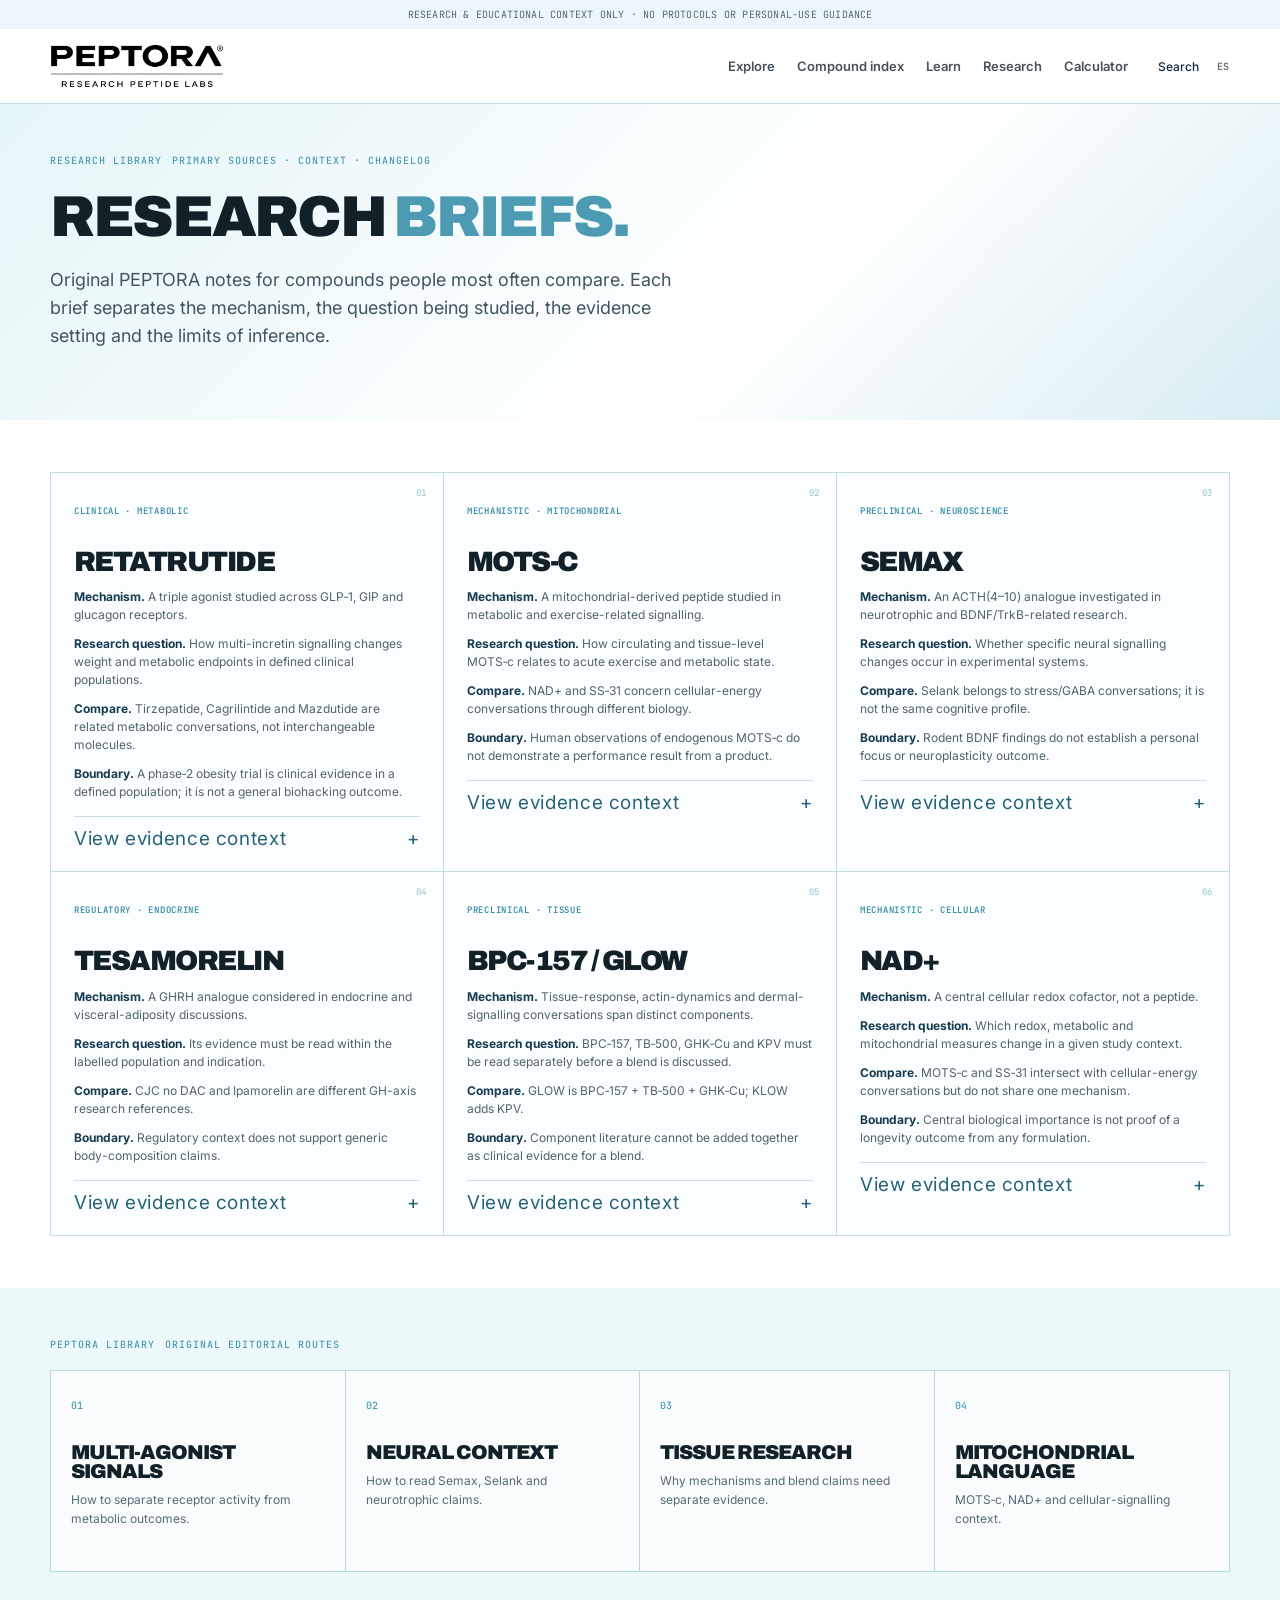
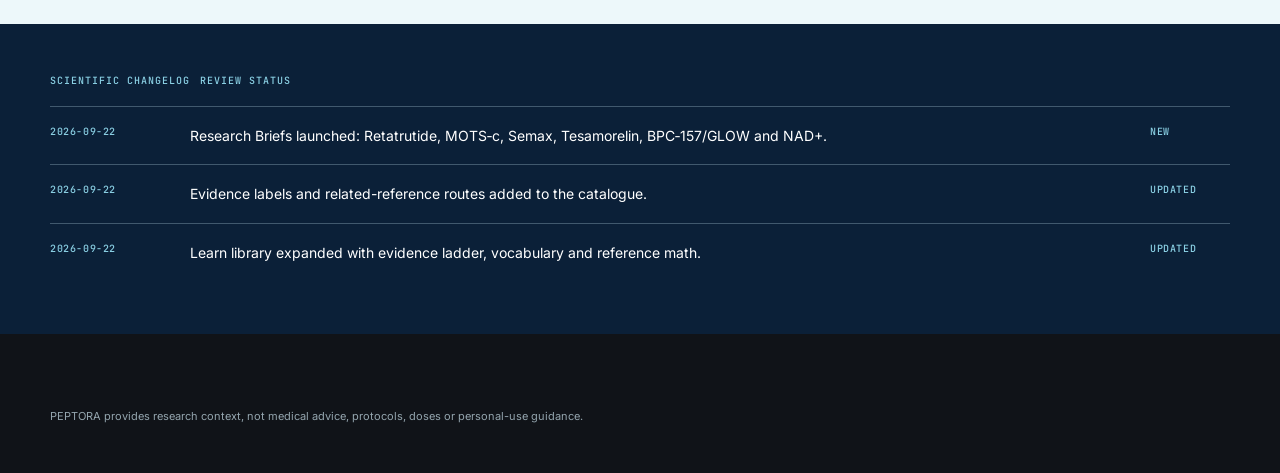
<file: research.html>
<!doctype html><html lang="en"><head><meta charset="utf-8"><meta name="viewport" content="width=device-width,initial-scale=1"><title>PEPTORA — Research Briefs</title><meta name="description" content="Original PEPTORA research briefs, evidence context and primary sources."><link rel="icon" href="assets/favicon.ico"><link rel="preconnect" href="https://fonts.googleapis.com"><link href="https://fonts.googleapis.com/css2?family=Archivo:wght@500;700;800;900&family=Inter:wght@400;500;600&family=JetBrains+Mono:wght@400;500&display=swap" rel="stylesheet"><link rel="stylesheet" href="styles.css?v=peptora-audit-3"><link rel="stylesheet" href="editorial.css?v=peptora-audit-20"><link rel="stylesheet" href="platform-common.css?v=1"></head><body class="research-page"><div class="disclaimer-strip"><span class="lang-en">RESEARCH &amp; EDUCATIONAL CONTEXT ONLY · NO PROTOCOLS OR PERSONAL-USE GUIDANCE</span><span class="lang-es">CONTEXTO EDUCATIVO Y DE INVESTIGACIÓN · SIN PROTOCOLOS DE USO PERSONAL</span></div><header class="site-header"><div class="wrap"><a href="index.html#inicio" class="brand"><img src="assets/logo-peptora.png" alt="PEPTORA"></a><nav class="main-nav" id="mainNav" aria-label="Main navigation"><a href="index.html#objetivos"><span class="lang-en">Explore</span><span class="lang-es">Explorar</span></a><a href="index.html#productos"><span class="lang-en">Compound index</span><span class="lang-es">Índice de compuestos</span></a><a href="learn.html"><span class="lang-en">Learn</span><span class="lang-es">Aprender</span></a><a href="research.html"><span class="lang-en">Research</span><span class="lang-es">Investigación</span></a><a href="tools.html"><span class="lang-en">Calculator</span><span class="lang-es">Calculadora</span></a></nav><div class="header-cta"><button class="lang-toggle" id="langToggle" type="button"><span id="langLabel">ES</span></button><button class="nav-toggle" id="navToggle" aria-label="Open menu"><span></span><span></span></button></div></div></header><main>
<section class="research-hero section-pad"><div class="wrap"><p class="eyebrow"><span><span class="lang-en">RESEARCH LIBRARY</span><span class="lang-es">BIBLIOTECA DE INVESTIGACIÓN</span></span><span><span class="lang-en">PRIMARY SOURCES · CONTEXT · CHANGELOG</span><span class="lang-es">FUENTES PRIMARIAS · CONTEXTO · ACTUALIZACIONES</span></span></p><h1>RESEARCH <em>BRIEFS.</em></h1><p>Original PEPTORA notes for compounds people most often compare. Each brief separates the mechanism, the question being studied, the evidence setting and the limits of inference.</p></div></section>
<section class="briefs section-pad"><div class="wrap"><div class="brief-grid">
<article id="retatrutide"><small>CLINICAL · METABOLIC</small><h2>RETATRUTIDE</h2><p><b>Mechanism.</b> A triple agonist studied across GLP‑1, GIP and glucagon receptors.</p><p><b>Research question.</b> How multi-incretin signalling changes weight and metabolic endpoints in defined clinical populations.</p><p><b>Compare.</b> Tirzepatide, Cagrilintide and Mazdutide are related metabolic conversations, not interchangeable molecules.</p><p><b>Boundary.</b> A phase‑2 obesity trial is clinical evidence in a defined population; it is not a general biohacking outcome.</p><a href="https://pubmed.ncbi.nlm.nih.gov/37366315/" target="_blank" rel="noopener">PRIMARY STUDY ↗</a></article>
<article id="mots"><small>MECHANISTIC · MITOCHONDRIAL</small><h2>MOTS‑c</h2><p><b>Mechanism.</b> A mitochondrial-derived peptide studied in metabolic and exercise-related signalling.</p><p><b>Research question.</b> How circulating and tissue-level MOTS‑c relates to acute exercise and metabolic state.</p><p><b>Compare.</b> NAD+ and SS‑31 concern cellular-energy conversations through different biology.</p><p><b>Boundary.</b> Human observations of endogenous MOTS‑c do not demonstrate a performance result from a product.</p><a href="https://pubmed.ncbi.nlm.nih.gov/34351816/" target="_blank" rel="noopener">PRIMARY STUDY ↗</a></article>
<article id="semax"><small>PRECLINICAL · NEUROSCIENCE</small><h2>SEMAX</h2><p><b>Mechanism.</b> An ACTH(4–10) analogue investigated in neurotrophic and BDNF/TrkB-related research.</p><p><b>Research question.</b> Whether specific neural signalling changes occur in experimental systems.</p><p><b>Compare.</b> Selank belongs to stress/GABA conversations; it is not the same cognitive profile.</p><p><b>Boundary.</b> Rodent BDNF findings do not establish a personal focus or neuroplasticity outcome.</p><a href="https://pubmed.ncbi.nlm.nih.gov/16996037/" target="_blank" rel="noopener">PRIMARY STUDY ↗</a></article>
<article id="tesamorelin"><small>REGULATORY · ENDOCRINE</small><h2>TESAMORELIN</h2><p><b>Mechanism.</b> A GHRH analogue considered in endocrine and visceral-adiposity discussions.</p><p><b>Research question.</b> Its evidence must be read within the labelled population and indication.</p><p><b>Compare.</b> CJC no DAC and Ipamorelin are different GH-axis research references.</p><p><b>Boundary.</b> Regulatory context does not support generic body-composition claims.</p><a href="https://www.accessdata.fda.gov/drugsatfda_docs/label/2025/022505s020lbl.pdf" target="_blank" rel="noopener">FDA LABEL ↗</a></article>
<article id="tissue"><small>PRECLINICAL · TISSUE</small><h2>BPC‑157 / GLOW</h2><p><b>Mechanism.</b> Tissue-response, actin-dynamics and dermal-signalling conversations span distinct components.</p><p><b>Research question.</b> BPC‑157, TB‑500, GHK‑Cu and KPV must be read separately before a blend is discussed.</p><p><b>Compare.</b> GLOW is BPC‑157 + TB‑500 + GHK‑Cu; KLOW adds KPV.</p><p><b>Boundary.</b> Component literature cannot be added together as clinical evidence for a blend.</p><a href="https://pubmed.ncbi.nlm.nih.gov/?term=BPC-157" target="_blank" rel="noopener">PRIMARY-LITERATURE INDEX ↗</a></article>
<article id="nad"><small>MECHANISTIC · CELLULAR</small><h2>NAD+</h2><p><b>Mechanism.</b> A central cellular redox cofactor, not a peptide.</p><p><b>Research question.</b> Which redox, metabolic and mitochondrial measures change in a given study context.</p><p><b>Compare.</b> MOTS‑c and SS‑31 intersect with cellular-energy conversations but do not share one mechanism.</p><p><b>Boundary.</b> Central biological importance is not proof of a longevity outcome from any formulation.</p><a href="https://pubmed.ncbi.nlm.nih.gov/?term=NAD%2B+human+trial" target="_blank" rel="noopener">PRIMARY-LITERATURE INDEX ↗</a></article>
</div></div></section>
<section class="library section-pad"><div class="wrap"><p class="eyebrow"><span><span class="lang-en">PEPTORA LIBRARY</span><span class="lang-es">BIBLIOTECA PEPTORA</span></span><span><span class="lang-en">ORIGINAL EDITORIAL ROUTES</span><span class="lang-es">RUTAS EDITORIALES ORIGINALES</span></span></p><div class="library-grid"><a href="learn.html#metabolic"><b>01</b><h3><span class="lang-en">MULTI‑AGONIST SIGNALS</span><span class="lang-es">SEÑALES MULTIAGONISTAS</span></h3><p><span class="lang-en">How to separate receptor activity from metabolic outcomes.</span><span class="lang-es">Cómo distinguir actividad de receptores y resultados metabólicos.</span></p></a><a href="learn.html#cognition"><b>02</b><h3><span class="lang-en">NEURAL CONTEXT</span><span class="lang-es">CONTEXTO NEURAL</span></h3><p><span class="lang-en">How to read Semax, Selank and neurotrophic claims.</span><span class="lang-es">Cómo leer la investigación sobre Semax, Selank y señalización neural.</span></p></a><a href="learn.html#recovery"><b>03</b><h3><span class="lang-en">TISSUE RESEARCH</span><span class="lang-es">INVESTIGACIÓN DE TEJIDOS</span></h3><p><span class="lang-en">Why mechanisms and blend claims need separate evidence.</span><span class="lang-es">Por qué mecanismos y combinaciones requieren evidencia separada.</span></p></a><a href="learn.html#longevity"><b>04</b><h3><span class="lang-en">MITOCHONDRIAL LANGUAGE</span><span class="lang-es">LENGUAJE MITOCONDRIAL</span></h3><p><span class="lang-en">MOTS‑c, NAD+ and cellular-signalling context.</span><span class="lang-es">MOTS-c, NAD+ y el contexto de señalización celular.</span></p></a></div></div></section>
<section class="changelog section-pad"><div class="wrap"><p class="eyebrow"><span><span class="lang-en">SCIENTIFIC CHANGELOG</span><span class="lang-es">HISTORIAL EDITORIAL</span></span><span><span class="lang-en">REVIEW STATUS</span><span class="lang-es">ESTADO DE REVISIÓN</span></span></p><div class="change-row"><b>2026‑09‑22</b><span><span class="lang-en">Research Briefs launched: Retatrutide, MOTS‑c, Semax, Tesamorelin, BPC‑157/GLOW and NAD+.</span><span class="lang-es">Publicación de briefs: Retatrutide, MOTS-c, Semax, Tesamorelin, BPC-157/GLOW y NAD+.</span></span><em><span class="lang-en">NEW</span><span class="lang-es">NUEVO</span></em></div><div class="change-row"><b>2026‑09‑22</b><span><span class="lang-en">Evidence labels and related-reference routes added to the catalogue.</span><span class="lang-es">Se incorporaron contexto de evidencia y rutas de referencias relacionadas al catálogo.</span></span><em><span class="lang-en">UPDATED</span><span class="lang-es">ACTUALIZADO</span></em></div><div class="change-row"><b>2026‑09‑22</b><span><span class="lang-en">Learn library expanded with evidence ladder, vocabulary and reference math.</span><span class="lang-es">Biblioteca educativa ampliada con niveles de evidencia, vocabulario y cálculos de referencia.</span></span><em><span class="lang-en">UPDATED</span><span class="lang-es">ACTUALIZADO</span></em></div></div></section>
</main><footer class="site-footer"><div class="wrap"><p class="footer-disclaimer"><span class="lang-en">PEPTORA provides research context, not medical advice, protocols, doses or personal-use guidance.</span><span class="lang-es">PEPTORA aporta contexto de investigación, no consejo médico, protocolos, dosis ni orientación de uso personal.</span></p></div></footer><script src="script.js?v=community-20260925"></script><script src="community-context.js?v=20260925"></script><script src="language-session.js?v=platform-3"></script><script src="research-language.js?v=1"></script><script src="global-search.js?v=community-20260925"></script><script src="research-interactions.js?v=platform-2"></script></body></html>
</file>
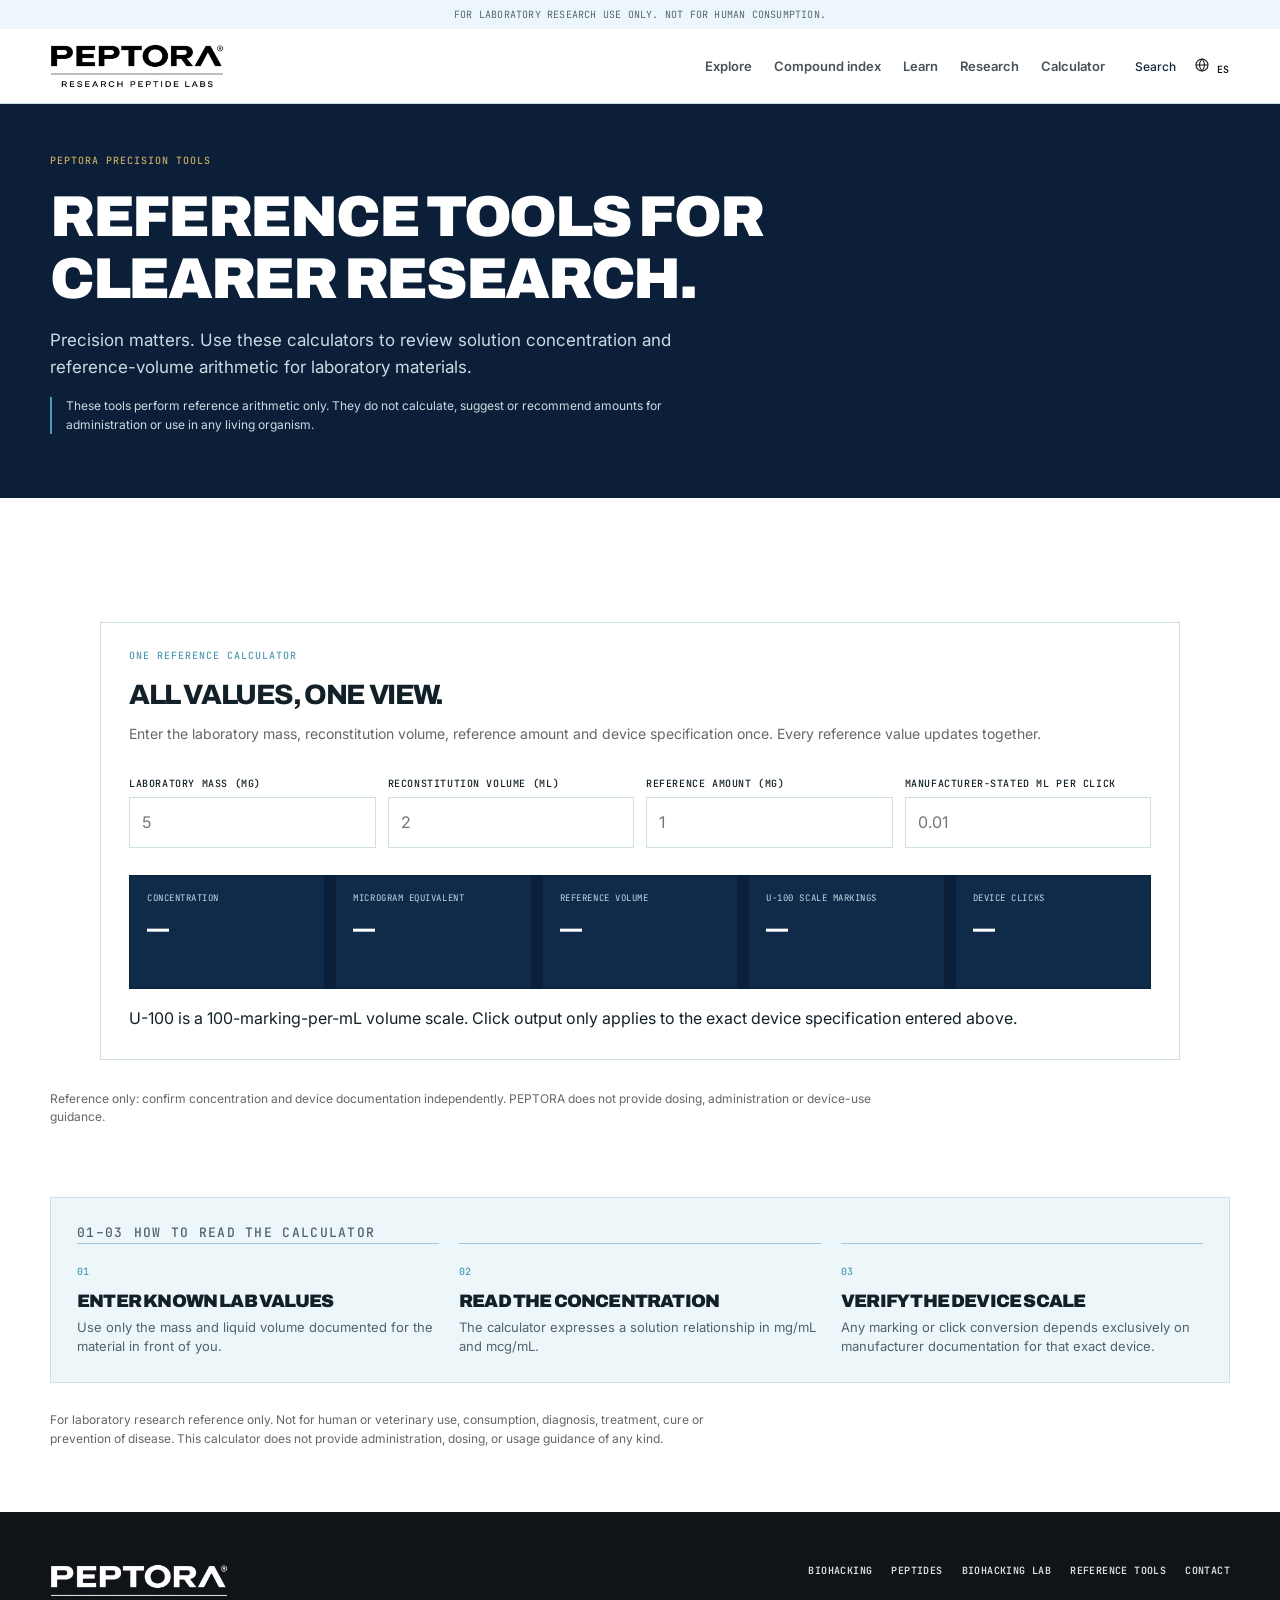
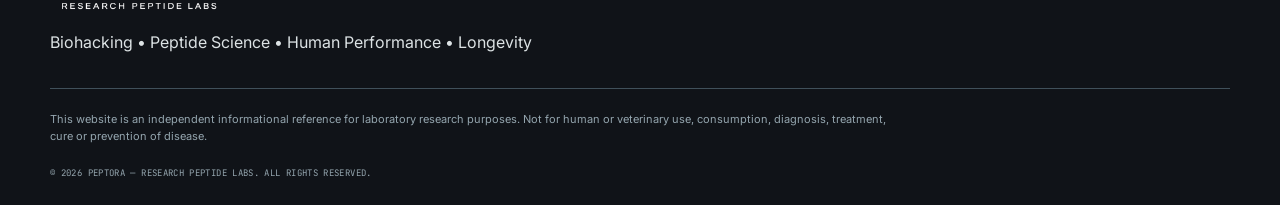
<file: tools.html>
<!DOCTYPE html>
<html lang="en">
<head>
<meta charset="UTF-8">
<meta name="viewport" content="width=device-width, initial-scale=1.0, viewport-fit=cover">
<title>PEPTORA — Reconstitution Concentration Reference</title>
<meta name="description" content="Laboratory reference tool for calculating research-peptide solution concentration after reconstitution. For research use only.">

<link rel="icon" href="assets/favicon.ico" sizes="any">
<link rel="icon" type="image/png" sizes="16x16" href="assets/favicon-16x16.png">
<link rel="icon" type="image/png" sizes="32x32" href="assets/favicon-32x32.png">
<link rel="icon" type="image/png" sizes="48x48" href="assets/favicon-48x48.png">
<link rel="apple-touch-icon" sizes="180x180" href="assets/apple-touch-icon.png">
<link rel="manifest" href="site.webmanifest">
<meta name="theme-color" content="#f8f6f1">

<meta name="apple-mobile-web-app-capable" content="yes">
<meta name="apple-mobile-web-app-status-bar-style" content="default">
<meta name="apple-mobile-web-app-title" content="PEPTORA">
<meta name="mobile-web-app-capable" content="yes">
<meta name="application-name" content="PEPTORA">

<link rel="preconnect" href="https://fonts.googleapis.com">
<link rel="preconnect" href="https://fonts.gstatic.com" crossorigin>
<link href="https://fonts.googleapis.com/css2?family=Archivo:wght@500;700;800;900&family=Inter:wght@400;500;600&family=JetBrains+Mono:wght@400;500&display=swap" rel="stylesheet">
<link rel="stylesheet" href="styles.css?v=peptora-audit-3">
<link rel="stylesheet" href="editorial.css?v=peptora-audit-20">
<link rel="stylesheet" href="platform-common.css?v=1"></head>
<body>

<!-- ============ DISCLAIMER STRIP ============ -->
<div class="disclaimer-strip" data-i18n="disclaimer.text">For laboratory research use only. Not for human consumption.</div>

<!-- ============ HEADER ============ -->
<header class="site-header">
  <div class="wrap">
    <a href="index.html" class="brand">
      <img src="assets/logo-peptora.png" alt="Peptora Research Peptide Labs logo">
    </a>
    <nav class="main-nav" id="mainNav" aria-label="Main navigation"><a href="index.html#objetivos"><span class="lang-en">Explore</span><span class="lang-es">Explorar</span></a><a href="index.html#productos"><span class="lang-en">Compound index</span><span class="lang-es">Índice de compuestos</span></a><a href="learn.html"><span class="lang-en">Learn</span><span class="lang-es">Aprender</span></a><a href="research.html"><span class="lang-en">Research</span><span class="lang-es">Investigación</span></a><a href="tools.html"><span class="lang-en">Calculator</span><span class="lang-es">Calculadora</span></a></nav>
    <div class="header-cta">
      <button class="lang-toggle" id="langToggle" aria-label="Switch language / Cambiar idioma">
        <svg viewBox="0 0 24 24" width="16" height="16" fill="none" stroke="currentColor" stroke-width="1.6"><circle cx="12" cy="12" r="9"/><path d="M3 12h18M12 3c2.5 2.7 3.8 6 3.8 9s-1.3 6.3-3.8 9c-2.5-2.7-3.8-6-3.8-9s1.3-6.3 3.8-9Z"/></svg>
        <span id="langLabel">ES</span>
      </button>
      <a href="index.html#productos" class="btn btn-primary btn-sm" data-i18n="nav.peptides">Peptides</a>
      <button class="nav-toggle" id="navToggle" aria-label="Open menu">
        <svg viewBox="0 0 24 24" width="24" height="24" fill="none" stroke="currentColor" stroke-width="1.6"><path d="M3 6h18M3 12h18M3 18h18"/></svg>
      </button>
    </div>
  </div>
</header>

<!-- ============ TOOLS PAGE HEADER ============ -->
<section class="section-pad tools-hero">
  <div class="wrap">
    <div class="eyebrow" data-i18n="tools.eyebrow">Laboratory Reference Tool</div>
    <h1 class="tools-h1" data-i18n="tools.h1">Reconstitution Concentration Reference</h1>
    <p class="lede tools-lede" data-i18n="tools.lede">A reference calculator for laboratory solution preparation. It computes the resulting concentration of a reconstituted research compound, or the diluent volume required to reach a target concentration — nothing more.</p>
    <p class="tools-scope-note" data-i18n="tools.scope_note">This tool performs solution-concentration arithmetic only. It does not calculate, suggest, or reference amounts for administration or use in any living organism.</p>
  </div>
</section>

<!-- ============ CALCULATORS ============ -->
<section class="section-pad tools-section">
  <div class="wrap">
    <div class="tools-grid unified-tools-grid">
      <div class="tool-card unified-calculator reveal">
        <span class="eyebrow" data-i18n="tools.unified.eyebrow">One reference calculator</span>
        <h3 data-i18n="tools.unified.h">ALL VALUES, ONE VIEW.</h3>
        <p class="tool-desc" data-i18n="tools.unified.desc">Enter the laboratory mass, reconstitution volume, reference amount and device specification once. Every reference value updates together.</p>
        <div class="unified-inputs">
          <div class="tool-field"><label for="u-mass-mg" data-i18n="tools.unified.mass">Laboratory mass (mg)</label><input type="number" id="u-mass-mg" min="0" step="0.001" inputmode="decimal" placeholder="5"></div>
          <div class="tool-field"><label for="u-diluent-ml" data-i18n="tools.unified.diluent">Reconstitution volume (mL)</label><input type="number" id="u-diluent-ml" min="0" step="0.001" inputmode="decimal" placeholder="2"></div>
          <div class="tool-field"><label for="u-reference-mg" data-i18n="tools.unified.reference">Reference amount (mg)</label><input type="number" id="u-reference-mg" min="0" step="0.001" inputmode="decimal" placeholder="1"></div>
          <div class="tool-field"><label for="u-click-ml" data-i18n="tools.unified.clickml">Manufacturer-stated mL per click</label><input type="number" id="u-click-ml" min="0" step="0.0001" inputmode="decimal" placeholder="0.01"></div>
        </div>
        <div class="unified-results">
          <div><span data-i18n="tools.unified.mgml">Concentration</span><strong id="u-out-mgml">—</strong></div>
          <div><span data-i18n="tools.unified.mcgml">Microgram equivalent</span><strong id="u-out-mcgml">—</strong></div>
          <div><span data-i18n="tools.unified.volume">Reference volume</span><strong id="u-out-ml">—</strong></div>
          <div><span data-i18n="tools.unified.u100">U-100 scale markings</span><strong id="u-out-u100">—</strong></div>
          <div><span data-i18n="tools.unified.clicks">Device clicks</span><strong id="u-out-clicks">—</strong></div>
        </div>
        <p class="tool-note" data-i18n="tools.unified.note">U-100 is a 100-marking-per-mL volume scale. Click output only applies to the exact device specification entered above.</p>
      </div>
    </div>

    <p class="tools-scope" data-i18n="tools.unified.scope">Reference only: confirm concentration and device documentation independently. PEPTORA does not provide dosing, administration or device-use guidance.</p>

    <div class="calculator-steps"><p class="eyebrow"><span>01–03</span><span data-i18n="tools.steps.eyebrow">How to read the calculator</span></p><div><article><b>01</b><h3 data-i18n="tools.steps.1h">ENTER KNOWN LAB VALUES</h3><p data-i18n="tools.steps.1p">Use only the mass and liquid volume documented for the material in front of you.</p></article><article><b>02</b><h3 data-i18n="tools.steps.2h">READ THE CONCENTRATION</h3><p data-i18n="tools.steps.2p">The calculator expresses a solution relationship in mg/mL and mcg/mL.</p></article><article><b>03</b><h3 data-i18n="tools.steps.3h">VERIFY THE DEVICE SCALE</h3><p data-i18n="tools.steps.3p">Any marking or click conversion depends exclusively on manufacturer documentation for that exact device.</p></article></div></div>

    <p class="products-notice reveal" data-i18n="tools.footnote">For laboratory research reference only. Not for human or veterinary use, consumption, diagnosis, treatment, cure or prevention of disease. This calculator does not provide administration, dosing, or usage guidance of any kind.</p>
  </div>
</section>

<!-- ============ FOOTER ============ -->
<footer class="site-footer">
  <div class="wrap">
    <div class="footer-top">
      <div class="footer-brand">
        <img src="assets/logo-peptora.png" alt="Peptora Research Peptide Labs logo">
        <div class="fb-tag" data-i18n="footer.tag">Independent Research Reference Since 2024</div>
      </div>
      <nav class="footer-nav">
        <a href="index.html#inicio" data-i18n="nav.biohacking">Biohacking</a>
        <a href="index.html#productos" data-i18n="nav.peptides">Peptides</a>
        <a href="learn.html" data-i18n="nav.lab">Biohacking Lab</a>
        <a href="tools.html" data-i18n="nav.tools">Reference Tools</a>
        <a href="index.html#contacto" data-i18n="nav.contact">Contact</a>
      </nav>
    </div>
    <div class="divider-line"></div>
    <p class="footer-disclaimer" data-i18n="footer.disclaimer">This website is an independent informational reference for laboratory research purposes. Not for human or veterinary use, consumption, diagnosis, treatment, cure or prevention of disease.</p>
    <div class="footer-bottom">
      <span>© <span id="year"></span> PEPTORA — RESEARCH PEPTIDE LABS. <span data-i18n="footer.rights">All rights reserved.</span></span>
    </div>
  </div>
</footer>

<script src="script.js?v=community-20260925"></script><script src="community-context.js?v=20260925"></script>
<script src="language-session.js?v=platform-3"></script>
<script src="global-search.js?v=community-20260925"></script>
</body>
</html>
</file>
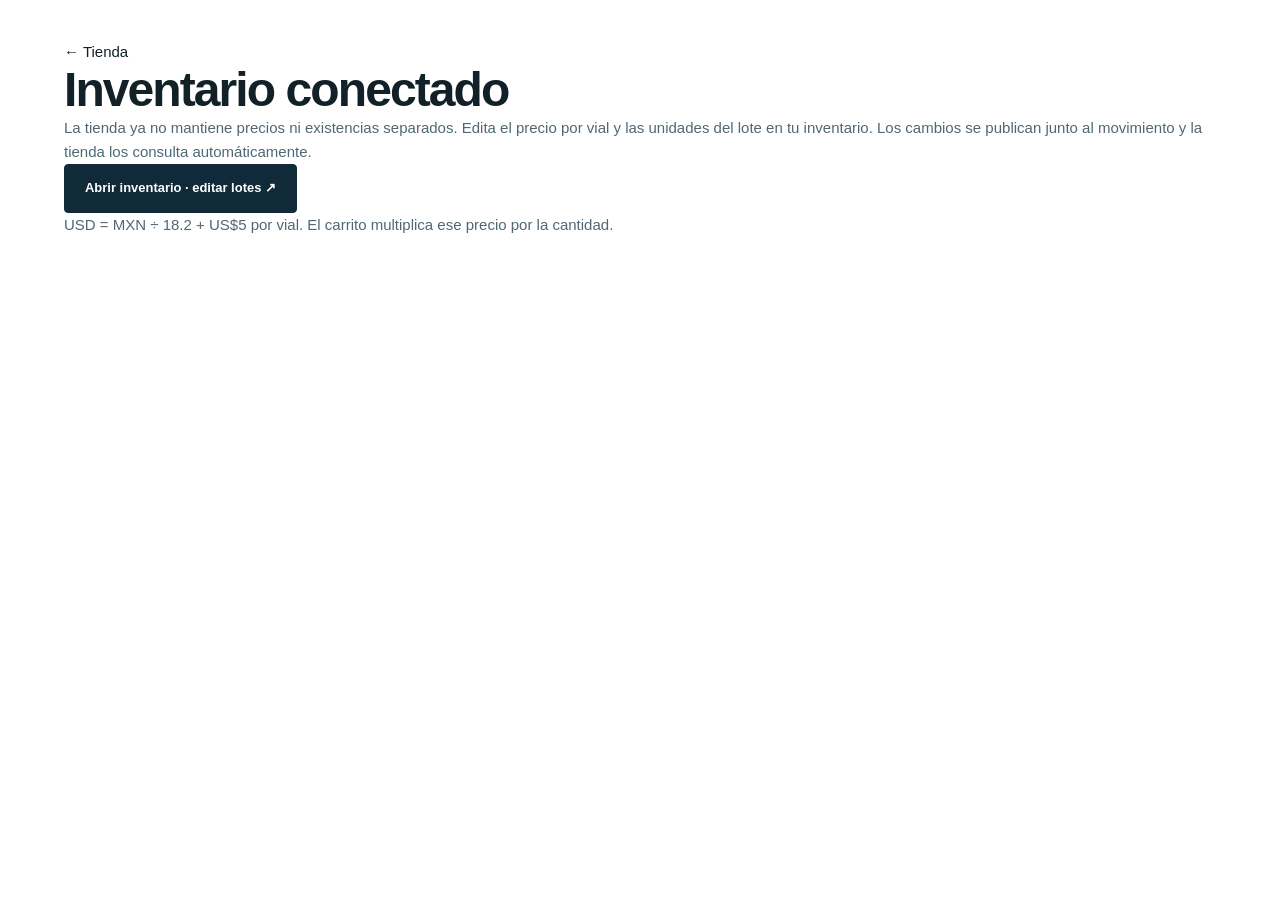
<file: store/manage.html>
<!doctype html><html lang="es"><meta charset="utf-8"><meta name="viewport" content="width=device-width,initial-scale=1"><meta name="robots" content="noindex,nofollow"><title>PEPTORA · Inventario conectado</title><link rel="stylesheet" href="store.css?v=20261017-6"><script src="manage.js?v=20261017-7" defer></script><main class="shell" style="padding-block:40px"><a href="./?lang=es">← Tienda</a><h1 style="font-size:clamp(26px,5vw,48px)">Inventario conectado</h1><div id="offersForm"></div></main></html>
</file>
<file: platform.css>
/* PEPTORA editorial system: ink, ice, precise rules, and generous reading space. */
:root{--ink:#102a3a;--black:#122027;--muted:#506875;--blue:#d8edf8;--ice:#f1f8fb;--line:#c9dce5;--accent:#12618c;--paper:#fff;--radius:4px}
*{box-sizing:border-box}html{scroll-behavior:smooth;scroll-padding-top:100px}body{margin:0;color:var(--black);background:var(--paper);font:16px/1.6 Inter,Arial,sans-serif}body:has(dialog[open]){overflow:hidden}a{color:inherit;text-decoration:none}button,input,select,textarea{font:inherit}button,a,input,select,textarea,summary{-webkit-tap-highlight-color:transparent}button{cursor:pointer}button:disabled{cursor:default}img{display:block;max-width:100%}figure,p{margin:0}h1,h2,h3{font-family:Archivo,Arial,sans-serif;line-height:1.08;margin:0;font-weight:700;letter-spacing:-.045em}h2{font-size:clamp(2rem,4.3vw,4rem)}h3{font-size:1.35rem}p{color:var(--muted)}:focus-visible{outline:3px solid #197aae;outline-offset:5px}.shell{max-width:1440px;margin:auto;padding-left:5vw;padding-right:5vw}.kicker{font-size:.69rem;font-weight:600;letter-spacing:.14em;line-height:1.5;color:var(--accent);margin-bottom:20px}.text-link{font-size:.88rem;font-weight:600;border-bottom:1px solid var(--ink);padding:5px 0;width:fit-content}.solid-button{display:inline-flex;justify-content:center;align-items:center;gap:12px;background:var(--ink);color:white;border:1px solid var(--ink);padding:15px 22px;font-size:.85rem;border-radius:var(--radius)}.solid-button:hover{background:var(--accent)}.skip-link{position:fixed;left:16px;top:-80px;z-index:100;background:white;padding:12px}.skip-link:focus{top:8px}
.platform-header{position:sticky;top:0;z-index:20;display:flex;align-items:center;justify-content:space-between;gap:22px;background:#ffffffed;backdrop-filter:blur(16px);border-bottom:1px solid var(--line);padding:14px 5vw}.platform-brand{width:174px;flex-shrink:0}.platform-brand img{width:100%;height:53px;object-fit:contain}.platform-nav{display:flex;gap:25px;align-items:center;font-size:.8rem;font-weight:500}.platform-nav a:hover{color:var(--accent)}.header-actions{display:flex;align-items:center;gap:12px}.language-control,.menu-control{background:transparent;border:0;color:var(--ink);min-width:44px;min-height:44px}.language-control{font-size:.75rem}.menu-control{display:none;padding:10px}.menu-control span{display:block;background:var(--ink);height:1px;margin:5px 0;width:23px}
.platform-hero{display:grid;grid-template-columns:1.2fr 1fr;gap:5vw;align-items:center;padding-top:60px;padding-bottom:70px}.hero-editorial h1{font-size:clamp(2.5rem,4.55vw,4.8rem);line-height:1.03;letter-spacing:-.055em}.hero-editorial h1 span{color:var(--accent)}.hero-intro{max-width:460px;margin-top:26px;font-size:.98rem}.action-row{display:flex;align-items:flex-start;flex-direction:column;gap:16px;margin-top:27px}.hero-footnote{border-top:1px solid var(--line);margin-top:34px;padding-top:14px;font-size:.7rem;display:flex;justify-content:space-between;gap:14px;color:var(--muted)}.hero-portrait{position:relative;align-self:stretch;min-height:470px;overflow:hidden;border-radius:120px 4px 4px 4px;background:var(--ice)}.hero-portrait img{width:100%;height:100%;position:absolute;object-fit:cover;object-position:center}.hero-portrait figcaption{position:absolute;bottom:0;left:0;right:0;padding:48px 25px 25px;color:white;background:linear-gradient(transparent,#102a3ad9);display:flex;justify-content:space-between;align-items:end;font-size:.75rem}.hero-portrait figcaption>span:first-child{font-family:Archivo,sans-serif;font-size:1.5rem;letter-spacing:.12em}
.explorer-section{padding:65px 0;background:var(--ice)}.section-heading{display:flex;justify-content:space-between;align-items:end;gap:35px;margin-bottom:35px}.section-heading>p{max-width:330px;font-size:.92rem}.explorer-layout{display:grid;grid-template-columns:.75fr 1.7fr;gap:45px}.objective-options{display:grid;align-content:start}.objective-choice{background:none;border:0;border-bottom:1px solid var(--line);padding:14px 10px;display:flex;align-items:center;gap:17px;text-align:left;color:var(--ink);font-size:.9rem;min-height:52px}.objective-choice>span:first-child{font-size:.65rem;color:var(--muted)}.objective-choice b{margin-left:auto;font-weight:400}.objective-choice[aria-pressed=true]{background:var(--blue);box-shadow:inset 3px 0 var(--accent)}.objective-choice:hover{background:#e2f0f7}.objective-panel{display:grid;grid-template-columns:1fr .65fr;min-width:0;align-items:stretch;animation:panel-in .28s ease}.objective-story{padding:30px;background:white;border:1px solid var(--line);min-width:0}.objective-story h3{font-size:clamp(1.7rem,2.5vw,2.7rem);margin-bottom:20px}.objective-story>p{font-size:.88rem}.objective-story .kicker{font-size:.65rem;margin-bottom:18px}.objective-links{margin-top:22px;display:grid;gap:0}.objective-links button{border:0;border-top:1px solid var(--line);background:none;display:flex;justify-content:space-between;gap:12px;text-align:left;padding:11px 0;font-size:.82rem;color:var(--ink);min-height:44px}.objective-links button:hover{color:var(--accent)}.objective-photo{margin:0;min-height:360px;position:relative;overflow:hidden;background:var(--blue)}.objective-photo img{width:100%;height:100%;position:absolute;object-fit:cover}.objective-panel.no-photo{grid-template-columns:1fr}.objective-panel.no-photo .objective-links{grid-template-columns:1fr 1fr;column-gap:25px}.objective-panel .text-link{display:inline-block;margin-top:18px;font-size:.75rem}
.selected-section{padding-top:70px;padding-bottom:70px}.selected-grid{display:grid;grid-template-columns:repeat(4,minmax(0,1fr));border-top:1px solid var(--line);border-left:1px solid var(--line)}.selected-card{padding:26px 22px;text-align:left;border:0;border-bottom:1px solid var(--line);border-right:1px solid var(--line);background:white;color:var(--ink);display:flex;flex-direction:column;align-items:start;min-width:0;transition:background .2s,transform .2s}.selected-card:hover{background:var(--ice);transform:translateY(-3px)}.selected-card .card-number{font-size:.66rem;color:var(--accent);margin-bottom:24px}.selected-card h3{font-size:clamp(1.15rem,1.5vw,1.6rem);overflow-wrap:anywhere}.selected-card p{font-size:.78rem;margin:14px 0 24px}.selected-card .card-open{font-size:.72rem;margin-top:auto;font-weight:600}
.index-section{padding-bottom:70px}.catalog-details{border-top:2px solid var(--ink);border-bottom:1px solid var(--line)}summary{cursor:pointer;list-style:none}summary::-webkit-details-marker{display:none}.catalog-details>summary{display:flex;justify-content:space-between;align-items:center;gap:20px;padding:25px 0}.catalog-details>summary .kicker{display:block;margin-bottom:10px}.index-title{font:600 clamp(1.5rem,3vw,2.5rem)/1.2 Archivo,Arial,sans-serif;letter-spacing:-.04em}.index-open{font-size:.8rem}.catalog-details[open] .index-open{font-size:0}.catalog-details[open] .index-open:after{content:"−";font-size:1.8rem}.index-controls{display:grid;grid-template-columns:1fr 1.5fr;gap:20px;padding:20px 0}.index-controls label{display:grid;gap:8px;font-size:.72rem}.index-controls input,.index-controls select{width:100%;min-width:0;padding:12px;border:1px solid var(--line);background:white;border-radius:var(--radius);color:var(--ink);font-size:.86rem}.select-controls{display:flex;gap:12px;align-items:end}.select-controls label{flex:1}.reset-control{min-height:44px;border:0;background:none;text-decoration:underline;font-size:.75rem;color:var(--muted)}#referenceCount{font-size:.75rem;margin-bottom:18px}.reference-grid{display:grid;grid-template-columns:repeat(3,minmax(0,1fr));gap:12px;padding-bottom:25px}.reference-card{background:var(--ice);padding:18px;text-align:left;border:1px solid transparent;color:var(--ink);display:flex;flex-direction:column;align-items:start;gap:10px;min-width:0}.reference-card:hover{border-color:var(--accent)}.reference-card h3{font-size:1.06rem;letter-spacing:-.02em;overflow-wrap:anywhere}.reference-card p{font-size:.75rem}.reference-card>span{font-size:.65rem;color:var(--accent)}.empty-state{padding:25px;grid-column:1/-1}
.learning-section{display:grid;grid-template-columns:1fr 1.1fr;gap:8vw;padding-bottom:70px}.learning-lead>p:not(.kicker){margin:22px 0;font-size:.9rem;max-width:390px}.learning-routes>a{display:flex;gap:20px;align-items:center;padding:27px 0;border-top:1px solid var(--line)}.learning-routes>a:last-child{border-bottom:1px solid var(--line)}.learning-routes>a>span{color:var(--accent);font-size:.7rem}.learning-routes h3{font-size:1.15rem;letter-spacing:-.03em}.learning-routes p{font-size:.8rem;margin-top:9px}.learning-routes b{font-weight:400;margin-left:auto}.learning-routes a:hover h3{color:var(--accent)}.about-section{background:var(--blue);padding:65px 0}.about-grid{display:grid;grid-template-columns:1fr 1.1fr;gap:8vw}.about-intro{font-size:1.25rem;line-height:1.6;color:var(--ink);margin-bottom:20px}.about-grid p:not(.about-intro):not(.kicker){font-size:.9rem}.about-grid details{margin:25px 0;border-top:1px solid #b0ccd9;border-bottom:1px solid #b0ccd9;padding:15px 0;font-size:.86rem}.about-grid details p{margin-top:12px}.contact-section{display:grid;grid-template-columns:1fr 1.1fr;gap:8vw;padding-top:70px;padding-bottom:70px}.contact-section>div p:not(.kicker){margin:22px 0;max-width:330px;font-size:.9rem}.contact-section form{display:grid;gap:9px}.contact-section label{font-size:.75rem}.contact-section input,.contact-section textarea{border:0;border-bottom:1px solid var(--line);background:var(--ice);border-radius:0;padding:12px;color:var(--ink);width:100%;min-width:0}.contact-section textarea{resize:vertical}.contact-section form>button{justify-self:start;margin-top:15px}.hp-field{position:absolute!important;left:-9999px!important;width:1px!important}.form-status{font-size:.8rem}.platform-footer{border-top:1px solid var(--line);padding-top:35px;padding-bottom:25px;display:grid;grid-template-columns:1fr 1fr;gap:30px;font-size:.75rem}.platform-footer img{width:145px;height:45px;object-fit:contain;object-position:left}.platform-footer p{margin-top:12px}.footer-links{display:flex;gap:20px;flex-wrap:wrap;justify-content:end;align-items:start}.scope-note{max-width:700px;font-size:.65rem}.platform-footer small{text-align:right;color:var(--muted)}
#compoundDialog{border:0;padding:0;width:min(760px,calc(100% - 24px));max-height:90dvh;color:var(--ink);border-radius:6px;box-shadow:0 30px 120px #102a3a44}#compoundDialog::backdrop{background:#102a3a99;backdrop-filter:blur(4px)}.record-top{position:sticky;top:0;background:white;display:flex;align-items:center;justify-content:space-between;border-bottom:1px solid var(--line);padding:12px 26px;z-index:1}.record-brand{font-size:.65rem;letter-spacing:.12em}.record-top button{background:var(--ice);border:0;width:44px;height:44px;font-size:1.5rem;color:var(--ink)}#recordContent{padding:30px}#recordContent h2{font-size:clamp(1.8rem,5vw,3rem);overflow-wrap:anywhere}#recordContent>.record-lead{margin:18px 0 26px;font-size:1rem}#recordContent section{border-top:1px solid var(--line);padding:20px 0}#recordContent section h3{font-size:1.05rem;letter-spacing:-.02em;margin-bottom:12px}#recordContent section p{font-size:.9rem}#recordContent details{border-top:1px solid var(--line);padding:16px 0;font-size:.85rem}#recordContent details p{margin-top:12px}.related-list{display:flex;flex-wrap:wrap;gap:9px}.related-list button{background:var(--ice);border:1px solid var(--line);padding:10px 12px;color:var(--ink);font-size:.78rem}.record-note{font-size:.7rem!important;background:var(--ice);padding:16px;margin-top:18px}#recordContent .text-link{display:inline-block;margin:15px 0}
.record-actions{display:flex;flex-wrap:wrap;align-items:center;gap:18px;margin:12px 0 24px}.record-actions>.text-link{border:0;border-bottom:1px solid var(--ink);background:none;color:var(--ink);cursor:pointer}.record-actions button:disabled{opacity:.5}.comparison-shelf{background:var(--ice);padding:22px;margin:15px 0 25px;scroll-margin-top:100px}.comparison-shelf[hidden]{display:none}.comparison-heading{display:flex;justify-content:space-between;gap:20px}.comparison-heading h3{font-size:1.2rem}.comparison-shelf>p{font-size:.75rem;margin:12px 0 20px}.comparison-shelf button{background:none;border:0;color:var(--accent);cursor:pointer;font-size:.8rem}.comparison-grid{display:grid;grid-template-columns:repeat(3,minmax(0,1fr));gap:15px}.comparison-grid article{padding:18px;background:white;position:relative}.comparison-grid h3{padding-right:20px;font-size:1.1rem;overflow-wrap:anywhere}.comparison-grid p{font-size:.8rem;margin:16px 0}.comparison-evidence{border-top:1px solid var(--line);padding-top:12px}.comparison-remove{position:absolute;right:5px;top:5px;min-width:40px;min-height:40px}.comparison-grid article>button:last-child{padding:10px 0}.comparison-grid article:only-child{grid-column:1/-1}
@media(max-width:760px){.comparison-grid{grid-template-columns:1fr}.comparison-shelf{padding:16px}}
.selected-card .card-context-label,.reference-card .card-context-label{font-size:.68rem;line-height:1.5;color:var(--accent);margin-top:14px;font-weight:600}.selected-card .card-community{margin-top:8px}.reference-card .card-community{line-height:1.65}.reference-card .card-open{margin-top:auto;padding-top:6px}.record-community p+p{margin-top:14px}
.community-summary{font-weight:600;color:var(--ink)}.community-boundary{background:var(--ice);border-left:3px solid var(--accent);padding:16px 18px;margin-top:20px;overflow-wrap:break-word}.community-boundary h4{font-size:.8rem;line-height:1.5;margin:0 0 8px;color:var(--accent)}#recordContent .community-boundary p{font-size:.82rem;margin:0;line-height:1.7}.research-background summary{line-height:1.5;min-height:44px;display:flex;align-items:center}.record-sources{display:grid;gap:10px;margin-top:16px}.record-sources a{font-size:.78rem;line-height:1.6;color:var(--accent);text-decoration:underline;overflow-wrap:anywhere}.community-source-note{font-size:.73rem!important;margin-top:12px}@media(max-width:500px){.selected-grid{grid-template-columns:1fr 1fr}.selected-card p,.reference-card p{font-size:.8rem;line-height:1.65}.community-boundary{padding:14px}#recordContent section p{font-size:.9rem;line-height:1.75}}
@keyframes panel-in{from{opacity:.4;transform:translateY(6px)}to{opacity:1;transform:none}}
@media(min-width:1600px){.platform-header{padding-left:calc((100vw - 1300px)/2);padding-right:calc((100vw - 1300px)/2)}}
@media(max-width:1000px){.platform-nav{gap:15px}.platform-brand{width:145px}.platform-hero{gap:30px}.hero-portrait{min-height:420px}.explorer-layout{gap:22px;grid-template-columns:.75fr 1.5fr}.objective-panel{grid-template-columns:1fr}.objective-photo{min-height:180px;grid-row:1}.objective-photo img{object-position:50% 32%}.selected-grid{grid-template-columns:repeat(2,minmax(0,1fr))}.index-controls{grid-template-columns:1fr}}
@media(max-width:760px){html{scroll-padding-top:85px}.shell{padding-left:22px;padding-right:22px}.platform-header{padding:9px 20px;gap:8px}.platform-brand{width:142px}.platform-brand img{height:46px}.menu-control{display:block}.platform-nav{display:none;position:absolute;top:100%;left:0;right:0;background:white;border-bottom:1px solid var(--line);padding:15px 22px;box-shadow:0 15px 25px #102a3a10}.platform-nav.open{display:grid;gap:0}.platform-nav a{padding:13px 0;font-size:1rem}.header-actions{gap:0}.platform-hero{grid-template-columns:1fr;padding-top:34px;padding-bottom:35px;gap:26px}.hero-editorial h1{font-size:clamp(2.2rem,8.9vw,3.8rem)}.hero-intro{margin-top:20px;font-size:.88rem;max-width:440px}.hero-footnote{margin-top:25px;flex-wrap:wrap}.hero-portrait{min-height:245px;max-height:290px;border-radius:70px 4px 4px 4px;aspect-ratio:1.5}.hero-portrait img{object-position:50% 47%}.hero-portrait figcaption{padding:35px 20px 17px}.hero-portrait figcaption>span:first-child{font-size:1.1rem}.hero-portrait figcaption>span:last-child{font-size:.65rem}.section-heading{display:block;margin-bottom:24px}.section-heading>p{margin-top:16px;max-width:100%;font-size:.85rem}.section-heading>.text-link{display:inline-block;margin-top:18px}.explorer-section{padding:38px 0}.explorer-layout{display:flex;flex-direction:column;gap:18px}.objective-options{display:flex;overflow-x:auto;gap:8px;padding:4px 2px 12px;scroll-snap-type:x proximity}.objective-choice{flex-shrink:0;gap:10px;border:1px solid var(--line);padding:10px 13px;min-height:48px;scroll-snap-align:start;font-size:.79rem}.objective-choice b{display:none}.objective-choice[aria-pressed=true]{box-shadow:inset 0 -3px var(--accent)}.objective-panel{grid-template-columns:1fr .55fr;min-height:360px}.objective-photo{grid-row:auto;min-height:100%;}.objective-story{padding:21px 18px}.objective-story h3{font-size:1.75rem}.objective-story>p{font-size:.8rem}.objective-story .kicker{font-size:.57rem;letter-spacing:.08em}.objective-links{margin-top:16px}.objective-links button{font-size:.75rem}.objective-photo img{object-position:center}.selected-section{padding-top:40px;padding-bottom:40px}.selected-card{padding:20px 16px}.selected-card .card-number{margin-bottom:20px}.selected-card h3{font-size:1.22rem}.selected-card p{font-size:.72rem;line-height:1.55}.index-section{padding-bottom:40px}.index-open{font-size:.72rem}.select-controls{flex-wrap:wrap}.select-controls label{min-width:110px}.reference-grid{grid-template-columns:1fr 1fr;gap:8px}.reference-card{padding:14px}.reference-card h3{font-size:.94rem}.reference-card p{font-size:.72rem}.learning-section,.about-grid,.contact-section{grid-template-columns:1fr;gap:30px}.learning-section{padding-bottom:40px}.learning-routes>a{padding:22px 0}.about-section{padding:40px 0}.about-intro{font-size:1.08rem}.contact-section{padding-top:40px;padding-bottom:40px}.platform-footer{grid-template-columns:1fr;gap:20px}.footer-links{justify-content:start}.platform-footer small{text-align:left}.record-top{padding:8px 18px}#recordContent{padding:22px}#recordContent section p{font-size:.84rem}}
@media(max-width:370px){.shell{padding-left:16px;padding-right:16px}.platform-header{padding-left:16px;padding-right:16px}.objective-panel{grid-template-columns:1fr}.objective-photo{display:none}.selected-card h3{font-size:1.08rem}.hero-editorial h1{font-size:2rem}.hero-portrait{min-height:210px}.reference-grid{grid-template-columns:1fr}.objective-panel.no-photo .objective-links{grid-template-columns:1fr}}
@media(max-width:760px){.objective-options{display:grid;grid-template-columns:repeat(3,minmax(0,1fr));overflow:visible;padding:0;gap:6px}.objective-choice{min-width:0;align-items:start;padding:10px 8px;gap:6px;font-size:.7rem;line-height:1.4}.objective-choice>span:first-child{font-size:.55rem;padding-top:2px}.objective-panel{grid-template-columns:1fr;min-height:0}.objective-photo{display:block;grid-row:1;height:160px;min-height:160px}.objective-photo img{object-position:50% 35%}.objective-story h3{max-width:300px}.objective-story>p{max-width:440px}.objective-links{grid-template-columns:1fr 1fr;column-gap:18px}.objective-links button{align-items:center}.objective-panel.no-photo .objective-links{grid-template-columns:1fr 1fr}}
@media(max-width:370px){.objective-options{grid-template-columns:repeat(2,minmax(0,1fr))}.objective-links,.objective-panel.no-photo .objective-links{grid-template-columns:1fr}}
@media(max-width:1000px){.objective-photo img{object-position:50% 0}}
@media(max-width:760px){.hero-portrait{min-width:0;width:100%;aspect-ratio:auto;height:245px}.hero-portrait figcaption{flex-wrap:wrap;gap:8px}}
@media(prefers-reduced-motion:reduce){html{scroll-behavior:auto}*,*:before,*:after{animation:none!important;transition:none!important}}
</file>
<file: platform-common.css>
html[lang="en"] .lang-es,html[lang="es"] .lang-en{display:none!important}
body:not(.platform-page){background:#fff;color:#122027}
body:not(.platform-page) .site-header{background:#ffffffed;backdrop-filter:blur(16px);border-color:#c9dce5}
body:not(.platform-page) .site-header .brand img{width:174px;height:53px;object-fit:contain}
body:not(.platform-page) .site-header .main-nav a{font-family:Inter,Arial,sans-serif;font-size:13px;text-transform:none;letter-spacing:0}
body:not(.platform-page) .header-cta>a{display:none!important}
body:not(.platform-page) .tools-h1,body:not(.platform-page) .learn-hero h1,body:not(.platform-page) .research-hero h1{font-size:clamp(2rem,4.5vw,4rem)!important;line-height:1.08!important;letter-spacing:-.04em!important;max-width:950px;overflow-wrap:normal!important;word-break:normal!important}
body:not(.platform-page) .section-pad{padding-top:52px;padding-bottom:52px}
body:not(.platform-page) .learn-hero-photo{height:260px!important;min-height:0!important;max-height:260px!important}
body:not(.platform-page) .learn-hero-photo img{height:100%;object-fit:cover}
body:not(.platform-page) .disclaimer-strip{background:#edf7fb;color:#506875;font-size:10px;letter-spacing:.02em}
@media(max-width:760px){body:not(.platform-page) .site-header .brand img{width:142px;height:46px}body:not(.platform-page) .site-header .wrap{gap:8px}body:not(.platform-page) .header-cta{gap:0}body:not(.platform-page) .section-pad{padding-top:32px;padding-bottom:32px}body:not(.platform-page) .tools-h1,body:not(.platform-page) .learn-hero h1,body:not(.platform-page) .research-hero h1{font-size:clamp(1.8rem,7.7vw,2.6rem)!important}body:not(.platform-page) .learn-hero-photo{height:190px!important;max-height:190px!important}}
.site-search-button{border:0;background:transparent;color:#102a3a;min-width:44px;min-height:44px;font:500 12px Inter,Arial,sans-serif;cursor:pointer}
#siteSearch{padding:24px;border:1px solid #c9dce5;border-radius:6px;width:min(680px,calc(100% - 24px));max-height:85dvh;box-shadow:0 25px 100px #102a3a55;color:#102a3a;background:white}
#siteSearch::backdrop{background:#102a3a99;backdrop-filter:blur(4px)}
.search-top{display:flex;gap:10px;align-items:center}.search-top label{flex:1;font:500 13px Inter,Arial,sans-serif}.search-top input{width:100%;display:block;margin-top:8px;padding:13px;border:1px solid #adcddb;border-radius:3px;background:#f1f8fb;color:#102a3a;font:16px Inter,Arial,sans-serif}
.search-close{width:44px;height:44px;flex-shrink:0;border:0;background:#f1f8fb;font-size:24px;color:#102a3a;cursor:pointer}
.search-status{font:12px/1.6 Inter,Arial,sans-serif;color:#506875;margin:16px 0}
.search-results{display:grid}.search-results a{padding:14px 4px;border-top:1px solid #d6e5ec;color:#102a3a;text-decoration:none;font:500 15px Inter,Arial,sans-serif;display:flex;justify-content:space-between;gap:15px}.search-results a small{font:11px Inter,Arial,sans-serif;color:#506875}.search-results a:hover{background:#f1f8fb}
body:has(#siteSearch[open]){overflow:hidden}
@media(max-width:760px){.site-search-button{font-size:11px;min-width:40px}#siteSearch{padding:18px}.search-results a{font-size:14px}.search-results a small{max-width:100px;text-align:right}}
</file>
<file: store/store.css>
:root{--ink:#102a3a;--text:#122027;--muted:#506875;--blue:#d8edf8;--ice:#f1f8fb;--line:#c9dce5;--accent:#12618c;--radius:4px;color-scheme:light}*{box-sizing:border-box}html{scroll-behavior:smooth;scroll-padding-top:110px}body{margin:0;background:#fff;color:var(--text);font:15px/1.6 Inter,Arial,sans-serif}a{color:inherit;text-decoration:none}button,input,select{font:inherit;color:inherit}button,a,input,select{touch-action:manipulation}button{cursor:pointer}button:disabled{cursor:not-allowed;opacity:.65}button{min-height:44px}img{display:block;max-width:100%}h1,h2,h3,p,figure{margin:0}h1,h2,h3{font-family:Archivo,Arial,sans-serif;letter-spacing:-.04em;line-height:1.09}h1{font-size:clamp(2.6rem,5.2vw,5.2rem);font-weight:700}h2{font-size:clamp(1.8rem,3vw,3rem)}h3{font-size:1.35rem}p{color:var(--muted)}:focus-visible{outline:3px solid var(--accent);outline-offset:4px}.shell{width:min(1440px,100%);margin:auto;padding-left:5vw;padding-right:5vw}.skip{position:fixed;top:-100px;left:12px;background:white;padding:12px;z-index:100}.skip:focus{top:12px}.preview-strip{padding:7px 16px;text-align:center;background:var(--ink);color:white;font-size:.65rem;letter-spacing:.09em}.store-header{position:sticky;top:0;z-index:20;display:flex;align-items:center;justify-content:space-between;gap:20px;padding:12px 5vw;border-bottom:1px solid var(--line);background:#fffffff5;backdrop-filter:blur(14px)}.brand{display:flex;align-items:center;gap:15px}.brand img{width:166px;height:54px;object-fit:contain}.brand>span{font-size:.62rem;letter-spacing:.16em;border-left:1px solid var(--line);padding-left:15px}.store-header nav{display:flex;gap:24px;font-size:.77rem}.store-header nav a:hover{color:var(--accent)}.header-actions{display:flex;gap:10px}.header-actions button{border:0;background:transparent;padding:10px;font-size:.75rem}.cart-button{display:flex;align-items:center;gap:10px}.cart-button #cartCount{display:grid;place-items:center;background:var(--ink);color:white;min-width:24px;height:24px;border-radius:50%;font-size:.65rem}#menu{display:none}.eyebrow{font-size:.65rem;letter-spacing:.14em;font-weight:600;color:var(--accent);margin-bottom:20px}.store-hero{display:grid;grid-template-columns:1fr 1fr;gap:7vw;padding-top:48px;padding-bottom:48px;align-items:center}.hero-copy{max-width:420px;margin:22px 0;font-size:.98rem}.primary{background:var(--ink);color:white;border:1px solid var(--ink);border-radius:var(--radius);display:inline-flex;justify-content:center;align-items:center;gap:10px;padding:13px 20px;min-height:48px;font-size:.81rem;font-weight:600}.primary:not(:disabled):hover{background:var(--accent);border-color:var(--accent)}.hero-note{display:flex;gap:40px;margin-top:30px;border-top:1px solid var(--line);padding-top:15px;font-size:.67rem;color:var(--muted)}.hero-art{position:relative;overflow:hidden;min-height:370px;background:linear-gradient(130deg,#e9f6fb,#c4e1ef);border-radius:80px 4px 4px 4px;display:grid;place-items:center}.hero-orbit{position:absolute;width:430px;height:430px;border:1px solid #ffffffc9;border-radius:50%;right:-130px;top:-140px;box-shadow:0 0 0 42px #ffffff20,0 0 0 84px #ffffff20}.hero-type{position:absolute;left:26px;top:40px;color:#ffffffb0;font:700 clamp(2.4rem,5vw,4.5rem)/.95 Archivo,sans-serif;letter-spacing:-.05em}.hero-art figcaption{position:absolute;bottom:14px;left:24px;right:20px;font-size:.6rem;color:#36586a}.vial{width:85px;position:relative;filter:drop-shadow(12px 16px 8px #102a3a15)}.vial-cap{height:22px;width:66px;margin:auto;border-radius:5px 5px 1px 1px;background:repeating-linear-gradient(90deg,#8db6ca 0 3px,#aacbdc 3px 5px);border:1px solid #739aac}.vial-body{height:126px;border:1px solid #b6ceda;border-radius:12px 12px 16px 16px;background:linear-gradient(90deg,#d8e8eecc,#ffffffec 24%,#e5f0f5e0 80%,#bdd6e0cc);display:flex;flex-direction:column;justify-content:center;align-items:center;padding:9px 7px;box-shadow:inset 0 -10px #f8fbfcbd;position:relative}.vial-wordmark{font:700 11px Archivo,sans-serif;letter-spacing:.015em;color:var(--ink)}.vial-rule{height:3px;background:var(--accent);width:100%;margin:7px 0}.vial-body b{font-size:8px;font-weight:600;text-align:center;line-height:1.3;overflow-wrap:anywhere}.vial-body small{font-size:5px;margin-top:7px;text-align:center}.hero-vial{transform:rotate(12deg) scale(1.8);margin:45px 0 0 110px}.catalog-section{background:var(--ice);padding:48px 0 58px;border-top:1px solid var(--line)}.section-heading{display:flex;justify-content:space-between;align-items:end;gap:30px;margin-bottom:25px}.section-heading>p{max-width:340px;font-size:.78rem}.segments{display:flex;gap:8px;flex-wrap:wrap;margin-bottom:24px}.segments button{border:1px solid #b4cbd7;background:white;border-radius:30px;padding:9px 15px;font-size:.75rem}.segments button[aria-pressed=true]{background:var(--ink);border-color:var(--ink);color:white}.segments button small{margin-left:7px;opacity:.7;font-size:.65rem}.search-bar{display:flex;gap:18px;align-items:end}.search-field{flex:1}.search-bar label>span{display:block;font-size:.7rem;font-weight:600;margin-bottom:7px}.search-bar input,.search-bar select{height:49px;width:100%;padding:10px 14px;border:1px solid #a6c2d0;background:white;border-radius:var(--radius);font-size:16px}.type-field{width:240px}.text-button{background:transparent;border:0;text-decoration:underline;text-underline-offset:4px;padding:10px;font-size:.75rem}.results-heading{display:flex;justify-content:space-between;gap:15px;padding:22px 0 17px;font-size:.7rem;color:var(--muted)}.product-grid{display:grid;grid-template-columns:repeat(3,minmax(0,1fr));gap:20px}.product-card{background:white;border:1px solid var(--line);border-radius:var(--radius);overflow:hidden;display:flex;flex-direction:column;min-width:0;transition:box-shadow .2s,border-color .2s}.product-card:hover{border-color:#83b4cf;box-shadow:0 8px 25px #102a3a0a}.product-visual{border:0;border-bottom:1px solid #e5eef3;background:linear-gradient(140deg,#f2f8fb,#e1eef5);width:100%;height:180px;display:flex;justify-content:center;align-items:center;position:relative;overflow:hidden}.product-visual .vial{transform:scale(.91);transition:transform .25s}.product-visual:hover .vial{transform:translateY(-4px) scale(.94)}.product-visual .visual-code{position:absolute;left:16px;top:13px;font-size:.6rem;color:#597789;letter-spacing:.08em}.product-visual .visual-label{position:absolute;bottom:10px;right:13px;font-size:.52rem;color:#597789}.product-visual.supplies{background:linear-gradient(140deg,#f6fafb,#e7eef1)}.product-visual.cognition{background:linear-gradient(140deg,#eff4fb,#dfe8f5)}.product-visual.skin{background:linear-gradient(140deg,#eff9fa,#d8edf0)}.product-card-body{padding:20px;display:flex;flex-direction:column;flex:1}.product-tag{font-size:.6rem;letter-spacing:.08em;text-transform:uppercase;color:var(--accent);margin-bottom:8px}.product-name{border:0;background:none;text-align:left;padding:0;min-height:0;font-family:Archivo,Arial,sans-serif;font-size:1.25rem;line-height:1.15;letter-spacing:-.025em;overflow-wrap:break-word}.product-name:hover{color:var(--accent)}.product-context{font-size:.7rem;margin:9px 0 15px;min-height:23px}.variant-label{display:block;font-size:.65rem;margin-bottom:5px}.product-card select{width:100%;min-height:44px;padding:8px 10px;border:1px solid var(--line);border-radius:var(--radius);background:white;font-size:16px}.product-price{font-size:.78rem;font-weight:600;color:var(--ink);margin-top:15px}.product-card .primary{width:100%;margin-top:14px;font-size:.75rem;padding:11px}.empty-state{grid-column:1/-1;padding:50px 20px;text-align:center;border:1px solid var(--line);background:white}.empty-state h3{margin-bottom:10px}.store-guide{padding-top:55px;padding-bottom:55px;display:grid;grid-template-columns:1fr 1fr;gap:7vw}.store-guide p{font-size:.86rem}.text-link{display:inline-block;margin-top:20px;border-bottom:1px solid var(--ink);font-size:.8rem;padding:5px 0}details{border-top:1px solid var(--line);margin-top:26px;padding-top:16px}summary{cursor:pointer;font-size:.8rem;min-height:44px}details p{padding-top:10px}.store-footer{border-top:1px solid var(--line);padding-top:25px;padding-bottom:25px;display:flex;align-items:center;gap:30px}.store-footer img{width:145px;height:auto}.store-footer p{max-width:650px;font-size:.65rem}.store-footer small{margin-left:auto;white-space:nowrap;font-size:.65rem;color:var(--muted)}dialog{border:1px solid var(--line);border-radius:8px;background:white;color:var(--ink);width:min(780px,calc(100% - 24px));max-height:88dvh;padding:24px;box-shadow:0 20px 80px #102a3a33}dialog::backdrop{background:#102a3a80;backdrop-filter:blur(4px)}body:has(dialog[open]){overflow:hidden}.dialog-top{display:flex;align-items:center;justify-content:space-between;gap:20px;border-bottom:1px solid var(--line);padding-bottom:12px;margin-bottom:22px}.dialog-top>span{font-size:.65rem;letter-spacing:.1em}.dialog-top h2{font-size:1.5rem}.dialog-top button{border:0;background:var(--ice);font-size:24px;width:44px;flex-shrink:0}.detail-grid{display:grid;grid-template-columns:.8fr 1fr;gap:25px}.detail-grid .product-visual{height:100%;min-height:240px;border:0;border-radius:4px}.detail-grid h2{font-size:1.9rem;overflow-wrap:break-word}.detail-grid p{font-size:.8rem;margin:16px 0}.detail-grid label{font-size:.75rem;display:block}.detail-grid select{width:100%;padding:10px;min-height:46px;margin-top:8px;border:1px solid var(--line);font-size:16px;background:white}.detail-grid .primary{margin-top:18px;width:100%}.detail-scope{font-size:.7rem!important;border-top:1px solid var(--line);padding-top:16px}.cart-dialog{width:min(520px,calc(100% - 16px));margin-right:8px;margin-left:auto;min-height:85dvh}.cart-line{display:grid;grid-template-columns:1fr auto;gap:12px;padding:18px 0;border-bottom:1px solid var(--line)}.cart-line h3{font-size:1rem;line-height:1.2}.cart-line p{font-size:.72rem;margin-top:5px}.cart-line .text-button{padding:0;text-align:left;min-height:38px}.quantity{display:flex;align-items:center;align-self:start;border:1px solid var(--line)}.quantity button{border:0;background:var(--ice);width:36px;font-size:18px}.quantity span{min-width:30px;text-align:center;font-size:.8rem}.cart-bottom{margin-top:22px}.total{display:flex;justify-content:space-between;gap:20px;font-size:.9rem}.cart-bottom p{font-size:.73rem;margin:16px 0}.cart-bottom .primary{width:100%}.cart-bottom>.text-button{width:100%}.toast{position:fixed;bottom:20px;left:50%;transform:translate(-50%,20px);opacity:0;pointer-events:none;background:var(--ink);color:white;padding:12px 20px;z-index:70;border-radius:4px;max-width:calc(100% - 24px);width:max-content;font-size:.8rem;transition:opacity .2s,transform .2s}.toast.show{opacity:1;transform:translate(-50%,0)}
@media(min-width:1500px){.product-grid{grid-template-columns:repeat(4,minmax(0,1fr))}}
@media(max-width:1000px){.store-header nav{gap:14px}.brand img{width:140px}.brand>span{display:none}.product-grid{grid-template-columns:repeat(2,minmax(0,1fr))}.hero-art{min-height:330px}.hero-vial{transform:rotate(12deg) scale(1.5);margin-left:60px}}
@media(max-width:720px){html{scroll-padding-top:85px}.shell{padding-left:20px;padding-right:20px}.store-header{padding:8px 16px;gap:8px}.brand img{width:126px;height:44px}.header-actions{gap:0}.header-actions button{padding:8px;font-size:.7rem}.cart-button{gap:5px}#menu{display:block}.store-header nav{display:none;position:absolute;top:100%;left:0;right:0;background:white;border-bottom:1px solid var(--line);padding:12px 20px;box-shadow:0 10px 15px #102a3a0a}.store-header nav.open{display:grid;gap:0}.store-header nav a{padding:12px 0;min-height:44px}.preview-strip{font-size:.58rem;letter-spacing:.03em;padding:7px 10px}.store-hero{grid-template-columns:1fr;gap:25px;padding-top:30px;padding-bottom:30px}.store-hero h1{font-size:clamp(2.5rem,11vw,3.6rem)}.hero-copy{font-size:.88rem;margin:16px 0}.hero-note{margin-top:20px;gap:30px}.hero-art{min-height:220px;border-top-left-radius:55px}.hero-type{font-size:3.5rem;top:28px;left:22px}.hero-vial{transform:rotate(12deg) scale(1.15);margin:15px 0 25px 145px}.hero-art figcaption{font-size:.52rem;left:20px;bottom:10px}.section-heading{display:block;margin-bottom:20px}.section-heading>p{margin-top:14px;max-width:100%}.catalog-section{padding-top:30px;padding-bottom:35px}.eyebrow{font-size:.6rem;margin-bottom:12px}.segments{gap:7px;margin-bottom:20px}.segments button{padding:8px 12px;font-size:.7rem}.search-bar{flex-wrap:wrap;gap:12px}.search-field{flex-basis:100%}.type-field{flex:1;min-width:0}.search-bar>.text-button{padding-right:0}.results-heading{font-size:.64rem;padding:17px 0}.product-grid{gap:12px}.product-visual{height:145px}.product-visual .vial{transform:scale(.72)}.product-visual:hover .vial{transform:scale(.75)}.product-card-body{padding:13px}.product-name{font-size:1.05rem;line-height:1.17}.product-context{font-size:.65rem;margin:8px 0 10px;min-height:32px}.product-tag{font-size:.55rem}.product-price{font-size:.7rem}.product-card .primary{font-size:.66rem;padding:10px 6px;min-height:46px}.visual-label{display:none}.product-visual .visual-code{font-size:.5rem;left:10px;top:9px}.product-card select{padding:8px 5px;font-size:16px}.store-guide{grid-template-columns:1fr;gap:22px;padding-top:35px;padding-bottom:35px}.store-footer{flex-wrap:wrap;gap:18px}.store-footer p{order:3;width:100%}.store-footer small{font-size:.6rem}.detail-grid{grid-template-columns:1fr}.detail-grid .product-visual{min-height:170px;height:170px}.detail-grid h2{font-size:1.6rem}dialog{padding:18px}.cart-line{gap:8px}.cart-dialog{min-height:88dvh}.hero-note br{display:none}}
@media(max-width:360px){.shell{padding-left:14px;padding-right:14px}.store-header{padding-left:10px;padding-right:10px}.brand img{width:112px}.header-actions button{padding:6px}.product-grid{grid-template-columns:1fr}.product-visual{height:170px}.product-context{min-height:0}.product-visual .vial{transform:scale(.9)}.hero-vial{margin-left:120px}.hero-type{font-size:3rem}}
@media(max-width:720px){.hero-note br{display:initial}}
.product-context{min-height:64px;line-height:1.6}.mockup{width:150px;aspect-ratio:2/3;position:relative;flex-shrink:0;filter:drop-shadow(8px 10px 7px #102a3a1f)}.mockup-glass{width:100%;height:100%;object-fit:contain}.mockup-label{position:absolute;left:25.8%;top:42.7%;width:49%;height:34.5%;padding:4% 2.4% 2%;display:flex;align-items:flex-start;flex-direction:column;justify-content:flex-start;color:#050505;overflow:hidden}.mockup-logo{width:100%;height:20%;overflow:hidden}.mockup-logo img{width:100%;height:100%;object-fit:contain}.compound-stripe{display:block;height:5%;min-height:2px;flex-shrink:0;width:100%;background:var(--compound-color);margin:3% 0 5%}.label-research{font:400 3.6px/1 Inter,Arial,sans-serif;letter-spacing:.1em;white-space:nowrap}.label-product{font:900 9px/1.06 Archivo,Arial,sans-serif;letter-spacing:-.035em;text-transform:lowercase;margin:5% 0;overflow-wrap:anywhere;width:100%}.label-mg{display:block;width:fit-content;background:#050505;color:#fff;padding:3% 7%;border-radius:2px;font:800 8px/1.1 Archivo,Arial,sans-serif;max-width:100%;white-space:normal}.mockup-label>small{font:400 2.8px/1.4 Inter,Arial,sans-serif;letter-spacing:.04em;margin-top:auto;padding-top:4%}.product-visual{height:235px}.product-visual:hover .mockup{transform:translateY(-3px)}.product-visual .mockup{transition:transform .2s}.detail-grid .mockup{width:230px}.detail-grid .product-visual{min-height:380px}.detail-grid .label-research{font-size:5.5px}.detail-grid .label-product{font-size:13.8px}.detail-grid .label-mg{font-size:12.3px}.detail-grid .mockup-label>small{font-size:4.3px}.community-heading{font-family:Archivo,Arial,sans-serif;font-weight:700;font-size:1.1rem!important;color:var(--ink);line-height:1.3}.community-story{margin:15px 0 20px}.community-story>span{font-size:.58rem;letter-spacing:.1em;color:var(--accent);font-weight:600}.community-story p{font-size:.83rem;line-height:1.75;margin-top:9px}.hero-packshot{position:relative;margin:20px 0 20px 130px;transform:rotate(8deg)}.hero-packshot .mockup{width:240px}.hero-packshot .label-research{font-size:5.8px}.hero-packshot .label-product{font-size:14.4px}.hero-packshot .label-mg{font-size:12.8px}.hero-packshot .mockup-label>small{font-size:4.5px}.hero-art{min-height:420px}
@media(max-width:720px){.product-visual{height:195px}.product-visual .mockup{width:128px}.product-visual .label-research{font-size:3px}.product-visual .label-product{font-size:7.6px}.product-visual .label-mg{font-size:6.8px}.product-visual .mockup-label>small{font-size:2.4px}.product-context{min-height:88px;font-size:.7rem}.detail-grid .product-visual{height:270px;min-height:270px}.detail-grid .mockup{width:175px}.detail-grid .label-research{font-size:4.2px}.detail-grid .label-product{font-size:10.5px}.detail-grid .label-mg{font-size:9.3px}.detail-grid .mockup-label>small{font-size:3.3px}.hero-art{min-height:285px}.hero-packshot{margin:10px 0 5px 125px}.hero-packshot .mockup{width:180px}.hero-packshot .label-research{font-size:4.3px}.hero-packshot .label-product{font-size:10.8px}.hero-packshot .label-mg{font-size:9.6px}.hero-packshot .mockup-label>small{font-size:3.4px}}
@media(max-width:360px){.product-visual{height:225px}.product-visual .mockup{width:150px}.product-visual .label-research{font-size:3.6px}.product-visual .label-product{font-size:9px}.product-visual .label-mg{font-size:8px}.product-context{min-height:0}.hero-packshot{margin-left:90px}}
@media(prefers-reduced-motion:reduce){html{scroll-behavior:auto}*,*::before,*::after{transition:none!important;animation:none!important}}
.card-composition{font-size:.66rem;color:var(--ink);line-height:1.5;min-height:32px;border-top:1px solid #e3edf2;padding-top:10px;margin-bottom:12px}.vial-composition{margin:20px 0;padding:16px;background:var(--ice);border:1px solid var(--line);border-radius:4px}.vial-composition h3{font-size:1rem;letter-spacing:-.02em;margin-bottom:12px}.vial-composition dl{margin:0}.vial-composition dl>div{display:flex;justify-content:space-between;gap:12px;padding:7px 0;border-bottom:1px solid var(--line);font-size:.75rem}.vial-composition dt{font-weight:500}.vial-composition dd{margin:0;flex-shrink:0}.vial-composition .composition-total{font-weight:600;color:var(--ink);font-size:.8rem;margin:12px 0 0}.vial-composition .composition-note{font-size:.66rem;line-height:1.6;margin:10px 0 0}.detail-grid>div{min-width:0}@media(max-width:720px){.card-composition{min-height:46px;font-size:.62rem}.vial-composition{padding:13px}.vial-composition dl>div{font-size:.7rem}}
.ingredient-role{display:block;color:var(--muted);font-size:.65rem;font-weight:400;line-height:1.5;margin-top:4px}
.detail-grid{align-items:start}.detail-grid .product-visual{height:380px;min-height:380px;position:sticky;top:0}@media(max-width:720px){.detail-grid .product-visual{position:static;height:270px;min-height:270px}}
.community-goals{display:flex;flex-wrap:wrap;list-style:none;gap:7px;margin:12px 0 18px;padding:0}.community-goals li{border:1px solid #b6d7e7;background:linear-gradient(120deg,#eaf7fd,#f5fafc);padding:7px 10px;border-radius:20px;color:var(--ink);font-size:.7rem;line-height:1.4}.coa-note{margin-top:13px;border-top:1px solid var(--line);padding-top:12px}.coa-note p{font-size:.72rem!important;color:var(--ink);margin:0!important}.coa-note .text-link{font-size:.72rem;margin-top:6px}.detail-scope{border-top:1px solid var(--line);padding-top:14px;font-size:.75rem}.detail-scope p{font-size:.73rem}.hero-art{background:radial-gradient(ellipse at 75% 35%,#f4fcff 0,#b9e1f3 40%,#d6eef8 75%)}.hero-art::after{content:'';position:absolute;inset:0;background:linear-gradient(120deg,transparent 20%,#ffffff38 48%,transparent 70%);background-size:220% 100%;animation:light-drift 12s ease-in-out infinite;pointer-events:none}.hero-type{z-index:1;color:#ffffffc9}.hero-packshot{z-index:2;animation:vial-float 6s ease-in-out infinite}.hero-orbit{animation:orbit-drift 15s ease-in-out infinite}.store-hero h1{font-size:clamp(2.6rem,4.7vw,4.7rem);letter-spacing:-.055em}.store-hero>div:first-child{animation:card-in .65s ease-out both}.product-card{animation:card-in .4s ease-out both}.product-card:nth-child(3n+2){animation-delay:.04s}.product-card:nth-child(3n){animation-delay:.08s}.product-visual:hover .mockup{transform:translateY(-7px) rotate(-2deg)}.primary{transition:background .2s,box-shadow .2s,transform .2s}.primary:not(:disabled):hover{transform:translateY(-2px);box-shadow:0 7px 20px #12618c26}.segments button{transition:background .2s,transform .2s,border-color .2s}.segments button:hover{transform:translateY(-2px);border-color:var(--accent)}.cart-pulse #cartCount{animation:cart-pop .4s ease-out}.product-card:hover{box-shadow:0 12px 30px #12618c15}.community-story{animation:card-in .3s ease-out}
@keyframes vial-float{0%,100%{transform:translateY(0) rotate(8deg)}50%{transform:translateY(-10px) rotate(5deg)}}@keyframes light-drift{0%,100%{background-position:100% 0}50%{background-position:0 0}}@keyframes orbit-drift{0%,100%{transform:translate(0,0)}50%{transform:translate(-12px,10px)}}@keyframes card-in{from{opacity:0;transform:translateY(12px)}to{opacity:1;transform:translateY(0)}}@keyframes cart-pop{0%,100%{transform:scale(1)}45%{transform:scale(1.25)}}
@media(max-width:720px){.store-hero h1{font-size:clamp(2.5rem,9vw,3.6rem)}.community-goals li{font-size:.65rem}.hero-packshot{animation-duration:7s}}@media(prefers-reduced-motion:reduce){.hero-packshot,.hero-orbit,.hero-art::after,.product-card,.community-story,.store-hero>div:first-child{animation:none!important;transform:none!important}.primary:hover,.product-visual:hover .mockup,.segments button:hover{transform:none!important}}
/* Checkout stays single-column on narrow phones; no personal data persistence. */
#checkoutForm{display:grid;gap:12px;margin:24px 0;text-align:left}#checkoutForm h3{font-size:1.2rem;margin:0}#checkoutForm label{font-size:.85rem;line-height:1.5}#checkoutForm input:not([type=checkbox]),#checkoutForm textarea{width:100%;min-width:0;box-sizing:border-box;border:1px solid #b7cedb;border-radius:8px;padding:12px;background:white;color:#102a3a;font:inherit;font-size:16px}#checkoutForm a{font-size:.85rem;overflow-wrap:anywhere;color:#12618c}.checkout-consent{display:flex;gap:10px;align-items:flex-start}.checkout-consent input{margin-top:5px;flex-shrink:0}.stock-note,.shipping-wait{font-size:.8rem;line-height:1.6;color:#12618c}.shipping-wait{padding:12px;border-radius:8px;background:#e9f5fb}.checkout-privacy{font-size:.75rem;line-height:1.6;color:#526775}
/* Collection-led hero: no individual metabolic compound is the flagship. */
.hero-art{isolation:isolate;background:radial-gradient(ellipse at 50% 30%,#ffffff 0,#d5effb 45%,#b4d8e9 100%);border-radius:28px;min-height:430px}.hero-type{top:28px;left:26px;font-size:clamp(2.1rem,3.5vw,3.8rem);line-height:.96;color:#12618c20;letter-spacing:-.05em;z-index:0}.hero-packshot{margin:70px 0 0;transform:none;width:100%;height:330px;animation:none}.hero-vial-item{position:absolute;top:0;left:50%;transform:translateX(-50%);z-index:2;animation:collection-float 7s ease-in-out infinite}.hero-vial-item:first-child{left:24%;top:33px;z-index:1;rotate:-13deg;animation-delay:-2s}.hero-vial-item:last-child{left:76%;top:27px;z-index:1;rotate:13deg;animation-delay:-4s}.hero-packshot .mockup{width:205px;filter:drop-shadow(12px 19px 13px #17485c26)}.hero-packshot .label-product{font-size:12px}.hero-packshot .label-mg{font-size:10.5px}.hero-packshot .label-research{font-size:4.8px}.hero-packshot .mockup-label>small{font-size:3.7px}@keyframes collection-float{0%,100%{translate:0 0}50%{translate:0 -9px}}@media(max-width:720px){.hero-art{min-height:285px;border-radius:22px}.hero-type{font-size:2.35rem;top:20px;left:20px}.hero-packshot{height:225px;margin-top:55px}.hero-packshot .mockup{width:145px}.hero-vial-item:first-child{left:23%;top:24px}.hero-vial-item:last-child{left:77%;top:22px}.hero-packshot .label-product{font-size:8.6px}.hero-packshot .label-mg{font-size:7.4px}.hero-packshot .label-research{font-size:3.4px}.hero-packshot .mockup-label>small{font-size:2.6px}}@media(prefers-reduced-motion:reduce){.hero-vial-item{animation:none!important}}
/* Keep the entire collection inside the frame at phone and tablet widths. */
.hero-vial-item:first-child{left:25%;rotate:none;transform:translateX(-50%) rotate(-10deg)}.hero-vial-item:last-child{left:75%;rotate:none;transform:translateX(-50%) rotate(10deg)}.hero-packshot .mockup{width:clamp(120px,13vw,205px)}@media(max-width:720px){.hero-art{min-height:315px}.hero-packshot{height:245px}.hero-packshot .mockup{width:132px}.hero-vial-item:first-child{left:26%;top:25px}.hero-vial-item:last-child{left:74%;top:25px}}
@media(max-width:360px){.hero-packshot .mockup{width:116px}.hero-vial-item:first-child{left:28%}.hero-vial-item:last-child{left:72%}.hero-packshot .label-product{font-size:7.5px}.hero-packshot .label-mg{font-size:6.5px}.hero-packshot .label-research{font-size:3px}.hero-packshot .mockup-label>small{font-size:2.3px}}
</file>
<file: store/visual.css>
/* PEPTORA / editorial collection — local, unpublished visual direction. */
:root{--ink:#102c38;--text:#132c37;--muted:#586d76;--accent:#286581;--ice:#f3f7f8;--line:#dbe5e9;--radius:2px}body{background:#fcfdfd;color:var(--text)}.shell{max-width:1440px;padding-inline:5vw}.store-header{padding-block:15px;border-bottom:1px solid #e8eef0;background:#fcfdfdf5}.brand img{width:174px;height:50px}.brand>span{font-size:9px;letter-spacing:.2em}.store-header nav{gap:32px;font-size:12px}.store-header nav a{position:relative}.store-header nav a:after{content:'';position:absolute;bottom:-7px;left:0;width:0;height:1px;background:var(--ink);transition:width .25s}.store-header nav a:hover:after{width:100%}.header-actions button{font-size:12px}.cart-button #cartCount{background:transparent;color:var(--ink);border:1px solid #bbcbd2;border-radius:50%}.primary{min-height:52px;border-radius:2px;padding:15px 24px;letter-spacing:.01em;font-size:12px}.primary:hover{box-shadow:none!important}.eyebrow{font-size:10px;letter-spacing:.17em;font-weight:500;color:#536c79}.editorial-hero{display:grid;grid-template-columns:.9fr 1.1fr;min-height:640px;max-width:1600px;margin:auto;background:#eff5f7;overflow:hidden}.hero-editorial-copy{padding:76px 5vw 60px;align-self:center;position:relative;z-index:2}.hero-editorial-copy .eyebrow{margin-bottom:29px}.hero-editorial-copy h1{font-family:Archivo,Arial,sans-serif;font-weight:600;font-size:clamp(40px,4.2vw,68px);line-height:1.035;letter-spacing:-.062em;max-width:620px}.hero-editorial-copy h1 em{font-style:normal;color:#568da6;font-weight:500}.hero-description{font-size:14px;line-height:1.8;max-width:380px;margin-top:26px}.hero-actions{display:flex;align-items:center;gap:26px;flex-wrap:wrap;margin-top:30px}.hero-actions .primary{gap:28px}.quiet-link{font-size:11px;border-bottom:1px solid #8ba4af;padding-block:9px}.hero-signature{display:flex;align-items:center;gap:12px;margin-top:39px;font-size:10px;letter-spacing:.015em;color:#536d7a}.signature-line{display:block;width:28px;height:1px;background:#789cae}.editorial-hero-image{position:relative;margin:0;min-width:0;overflow:hidden;min-height:640px;background:#aac9d8}.editorial-hero-image picture,.editorial-hero-image img{display:block;width:100%;height:100%;position:absolute;inset:0}.editorial-hero-image img{object-fit:cover;object-position:37% center;animation:editorial-image 18s ease-in-out infinite alternate}.editorial-hero-image:after{content:'';position:absolute;inset:45% 0 0;background:linear-gradient(transparent,#102c386b);pointer-events:none}.editorial-hero-image figcaption{position:absolute;z-index:2;left:40px;right:38px;bottom:40px;color:#fff;display:grid;grid-template-columns:1fr auto;gap:12px}.editorial-hero-image figcaption>span:first-child{grid-column:1/-1;font-size:9px;letter-spacing:.2em}.editorial-hero-image figcaption strong{font:500 clamp(24px,2.5vw,38px)/1.08 Archivo,Arial,sans-serif;letter-spacing:-.04em}.photo-cross{font:200 42px/1 Archivo;align-self:end}.image-side-note{position:absolute;z-index:2;right:24px;top:28px;writing-mode:vertical-rl;color:#fff;font-size:9px;letter-spacing:.2em}.brand-ribbon{display:flex;align-items:center;justify-content:space-evenly;gap:32px;padding:19px 5vw;border-bottom:1px solid var(--line);background:#e1eff5;color:#315c70;font:500 10px/1.4 Archivo,sans-serif;letter-spacing:.15em;overflow:hidden;white-space:nowrap}.ribbon-mark{font-size:20px;line-height:1;color:#769eaf}.objective-section{display:grid;grid-template-columns:.65fr 1.35fr;gap:6vw;padding-block:76px 80px}.objective-heading h2{font-size:clamp(30px,3vw,45px);font-weight:500;letter-spacing:-.05em}.objective-heading>p:last-child{font-size:13px;line-height:1.8;max-width:280px;margin-top:18px}.objective-paths{display:grid;grid-template-columns:1fr 1fr;column-gap:28px}.objective-path{display:flex;align-items:center;gap:15px;padding:21px 0;border:0;border-bottom:1px solid #d7e3e8;background:none;min-width:0;text-align:left}.objective-path svg{width:38px;height:38px;color:#6f9caf;flex-shrink:0;transition:transform .3s}.objective-path strong{display:block;font:500 17px/1.2 Archivo,Arial,sans-serif;letter-spacing:-.03em}.objective-path small{display:block;margin-top:6px;font-size:10px;line-height:1.4;color:#697d87}.objective-path b{margin-left:auto;font-size:18px;font-weight:400;color:#6f8d9b;transition:transform .2s}.objective-path:hover strong{color:#2c718f}.objective-path:hover b{transform:translate(3px,-3px)}.objective-path:hover svg{transform:scale(1.1)}.catalog-section{padding-block:66px 75px;background:#f0f5f7;border-top:0}.section-heading{align-items:center;gap:40px;margin-bottom:35px}.section-heading h2{font-size:clamp(32px,3.5vw,50px);font-weight:500;letter-spacing:-.05em;line-height:1.05}.section-heading>p{font-size:12px;line-height:1.9;max-width:310px}.segments{border-bottom:1px solid #bfcfd7;gap:25px;flex-wrap:nowrap;overflow-x:auto;scrollbar-width:thin;padding-bottom:0;margin-bottom:24px}.segments button{position:relative;background:none;border:0;border-radius:0;padding:10px 0 16px;font-size:11px;white-space:nowrap;min-height:48px;color:#566f7d}.segments button[aria-pressed=true]{background:none;color:var(--ink);font-weight:600}.segments button[aria-pressed=true]:after{content:'';height:2px;background:var(--ink);position:absolute;bottom:0;left:0;right:0}.segments button small{font-size:9px;margin-left:5px}.segments button:hover{transform:none}.search-bar{gap:20px}.search-bar label>span{font-size:10px;color:#536b78;font-weight:500}.search-bar input,.search-bar select{background:#ffffffa8;border:1px solid #c8d8e0;border-radius:2px;font-size:14px;height:48px}.search-field input{padding-left:15px}.results-heading{font-size:10px;padding-block:22px}.product-grid{grid-template-columns:repeat(3,minmax(0,1fr));gap:34px 25px}.product-card{background:transparent;border:0;box-shadow:none!important;overflow:visible}.product-visual{height:270px;border:1px solid #dde8ee;border-radius:2px;background:radial-gradient(ellipse at 50% 40%,#fff,#e2edf3);transition:background .4s}.product-visual.cognition{background:radial-gradient(ellipse at 50% 40%,#fff,#e3eaf5)}.product-visual.skin{background:radial-gradient(ellipse at 50% 40%,#fff,#e0efed)}.product-visual.cellular{background:radial-gradient(ellipse at 50% 40%,#fff,#e5e9f1)}.product-visual.recovery{background:radial-gradient(ellipse at 50% 40%,#fff,#e4eeef)}.product-visual .mockup{width:174px}.product-visual .label-product{font-size:10.4px}.product-visual .label-mg{font-size:9.3px}.product-visual .label-research{font-size:4.2px}.product-visual .mockup-label>small{font-size:3.2px}.product-visual .visual-code{top:17px;left:18px;font-size:8px;letter-spacing:.08em;color:#7c929d}.product-card-body{padding:19px 0 0}.product-tag{font-size:8px;letter-spacing:.12em;color:#658391;margin-bottom:9px}.product-name{font-size:23px;font-weight:600;letter-spacing:-.04em;line-height:1.12}.product-context{font-size:12px;line-height:1.7;min-height:41px;margin:10px 0 17px;display:-webkit-box;-webkit-line-clamp:2;-webkit-box-orient:vertical;overflow:hidden}.card-composition{display:none}.variant-label{font-size:9px;color:#607985;letter-spacing:.025em}.product-card select{background:#fcfdfd;border-color:#c9d9e1;min-height:42px;border-radius:2px;padding:9px 11px;font-size:13px}.product-price{font-size:14px;font-weight:600;letter-spacing:-.02em;margin:14px 0;color:var(--ink)}.product-card .stock-note{font-size:10px;line-height:1.6;margin-bottom:12px}.stock-note:empty{display:none}.product-card .primary{background:transparent;color:var(--ink);border:1px solid #a7bfcb;font-size:11px;min-height:46px;padding:12px 15px;justify-content:space-between}.product-card .primary:hover{background:var(--ink);color:white;border-color:var(--ink);transform:none}.store-guide{padding-block:72px;gap:8vw;grid-template-columns:1fr 1fr;background:#fcfdfd}.store-guide h2{font-size:clamp(28px,3vw,43px);font-weight:500;letter-spacing:-.05em}.store-guide p{font-size:13px;line-height:1.9}.store-guide details{border-top:1px solid var(--line);padding-top:20px;margin-top:25px}.store-guide summary{font-size:12px}.store-footer{padding-block:28px;border-top:1px solid #d7e4ea;background:#edf4f7}.store-footer p{max-width:480px;font-size:10px}.store-footer img{width:132px}dialog{border-radius:3px;border:1px solid #d4e1e6;padding:30px}.detail-grid{gap:32px}.detail-grid .product-visual{border:0;background:#edf4f7}.detail-grid h2{font-size:34px;font-weight:600;letter-spacing:-.04em}.dialog-top{border-bottom:1px solid var(--line);padding-bottom:14px}.dialog-top>span{font-size:9px;letter-spacing:.15em}.community-heading{font-weight:500}.community-goals li{border-radius:2px;background:#e5f0f5;border:0;font-size:11px;color:#305e73}.vial-composition{background:#f4f8fa;padding:18px;border:0}.detail-grid .product-price{font-size:19px}.editorial-reveal{opacity:0;transform:translateY(15px);transition:opacity .7s ease,transform .7s ease}.editorial-reveal.is-visible{opacity:1;transform:none}@keyframes editorial-image{from{transform:scale(1)}to{transform:scale(1.035)}}
@media(min-width:1600px){.hero-editorial-copy{padding-left:80px}.product-grid{grid-template-columns:repeat(4,minmax(0,1fr))}}
@media(max-width:1000px){.editorial-hero{min-height:550px;grid-template-columns:1fr 1fr}.hero-editorial-copy{padding-block:55px}.editorial-hero-image{min-height:550px}.hero-editorial-copy h1{font-size:44px}.hero-actions{gap:15px}.hero-description{font-size:13px}.objective-section{grid-template-columns:1fr;gap:30px;padding-block:55px}.objective-heading{display:grid;grid-template-columns:1fr 1fr;column-gap:40px}.objective-heading .eyebrow{grid-column:1/-1}.objective-heading>p:last-child{margin:0;max-width:330px}.objective-paths{grid-template-columns:repeat(3,1fr);column-gap:25px}.objective-path{gap:10px}.objective-path small{font-size:9px}.objective-path strong{font-size:15px}.product-grid{grid-template-columns:repeat(2,minmax(0,1fr))}}
@media(max-width:720px){html{scroll-padding-top:85px}.shell{padding-inline:20px}.store-header{padding:10px 18px;gap:8px}.brand img{width:138px;height:43px}.header-actions button{padding:8px;font-size:11px}.store-header nav{padding:10px 20px}.store-header nav a{padding:14px 0}.store-header nav a:after{display:none}.editorial-hero{display:flex;flex-direction:column;min-height:0}.hero-editorial-copy{padding:37px 24px 34px;align-self:stretch}.hero-editorial-copy .eyebrow{font-size:8px;letter-spacing:.15em;margin-bottom:23px}.hero-editorial-copy h1{font-size:clamp(35px,9.3vw,49px);line-height:1.04;letter-spacing:-.055em;max-width:100%}.hero-description{font-size:12px;line-height:1.8;margin-top:20px;max-width:335px}.hero-actions{margin-top:24px;gap:22px}.hero-actions .primary{padding:12px 17px;font-size:11px;min-height:48px;gap:20px}.quiet-link{font-size:10px}.hero-signature{display:none}.editorial-hero-image{min-height:0;height:300px}.editorial-hero-image img{object-position:37% 44%;animation:none}.editorial-hero-image figcaption{left:24px;right:24px;bottom:24px}.editorial-hero-image figcaption strong{font-size:27px}.editorial-hero-image figcaption>span:first-child{font-size:8px}.image-side-note{font-size:7px;right:18px;top:18px}.brand-ribbon{justify-content:space-between;padding:15px 20px;gap:22px;font-size:8px;letter-spacing:.1em}.brand-ribbon>span:nth-last-child(-n+2){display:none}.ribbon-mark{font-size:14px}.objective-section{padding-block:43px 47px;gap:23px}.objective-heading{display:block}.objective-heading .eyebrow{font-size:8px;margin-bottom:14px}.objective-heading h2{font-size:31px}.objective-heading>p:last-child{font-size:12px;line-height:1.8;margin-top:14px;max-width:300px}.objective-paths{grid-template-columns:1fr 1fr;column-gap:20px}.objective-path{gap:9px;padding:18px 0;position:relative}.objective-path svg{width:29px;height:29px}.objective-path strong{font-size:15px;letter-spacing:-.04em}.objective-path small{font-size:9px;line-height:1.5;max-width:110px}.objective-path b{display:none}.catalog-section{padding-block:40px 46px}.section-heading{margin-bottom:25px;display:block}.section-heading .eyebrow{font-size:8px}.section-heading h2{font-size:36px}.section-heading>p{font-size:11px;line-height:1.8;max-width:310px;margin-top:18px}.segments{margin-right:-20px;padding-right:20px;gap:22px;margin-bottom:22px}.segments button{font-size:10px;padding-bottom:13px}.search-bar{gap:11px}.search-bar input,.search-bar select{font-size:16px;height:46px}.search-bar label>span{font-size:9px}.search-bar>.text-button{font-size:11px}.results-heading{font-size:9px;gap:12px;padding-block:20px;align-items:start}.results-heading>span{max-width:150px;text-align:right}.product-grid{grid-template-columns:repeat(2,minmax(0,1fr));gap:27px 14px}.product-visual{height:190px}.product-visual .mockup{width:124px}.product-visual .label-product{font-size:7.4px}.product-visual .label-mg{font-size:6.6px}.product-visual .label-research{font-size:3px}.product-visual .mockup-label>small{font-size:2.3px}.product-visual .visual-code{font-size:6px;left:9px;top:10px}.product-card-body{padding-top:14px}.product-tag{font-size:7px;margin-bottom:7px}.product-name{font-size:17px;line-height:1.2;letter-spacing:-.035em}.product-context{font-size:10px;line-height:1.65;min-height:34px;margin:8px 0 13px}.product-card select{font-size:16px;padding:7px 5px;min-height:42px}.variant-label{font-size:8px}.product-price{font-size:12px;margin:12px 0}.product-card .primary{font-size:9px;padding:10px 8px;min-height:44px;justify-content:center}.product-card .stock-note{font-size:9px}.store-guide{padding-block:43px;grid-template-columns:1fr;gap:24px}.store-guide h2{font-size:30px}.store-guide p{font-size:12px}.store-guide .eyebrow{font-size:8px}.store-footer{padding-block:23px;gap:18px}.store-footer p{font-size:9px;line-height:1.8}.store-footer img{width:124px}dialog{padding:20px}.detail-grid{gap:22px}.detail-grid .product-visual{height:225px;min-height:225px}.detail-grid h2{font-size:29px}.community-story p{font-size:12px}.community-goals li{font-size:10px}.vial-composition{padding:14px}.cart-dialog{padding:20px}.cart-bottom p{font-size:11px;line-height:1.8}}
@media(max-width:360px){.store-header{padding-inline:12px}.brand img{width:120px}.header-actions button{padding:6px;font-size:10px}.hero-editorial-copy{padding-inline:20px}.hero-editorial-copy h1{font-size:35px}.hero-actions{gap:16px}.hero-actions .primary{font-size:10px;padding-inline:12px;gap:15px}.quiet-link{font-size:9px}.editorial-hero-image{height:260px}.brand-ribbon{gap:13px;font-size:6.8px}.ribbon-mark{font-size:12px}.objective-path svg{width:23px;height:23px}.objective-path strong{font-size:13px}.objective-path small{font-size:8px}.objective-paths{gap:0 14px}.product-grid{gap:24px 12px}.product-visual{height:165px}.product-visual .mockup{width:110px}.product-name{font-size:15px}.product-visual .visual-code{font-size:5.3px}.product-context{font-size:9px}.product-card .primary{font-size:8.5px;padding-inline:4px}.product-visual .label-product{font-size:6.6px}.product-visual .label-mg{font-size:5.9px}.product-visual .label-research{font-size:2.7px}.product-visual .mockup-label>small{font-size:2px}}
@media(prefers-reduced-motion:reduce){html{scroll-behavior:auto}.editorial-hero-image img{animation:none!important}.editorial-reveal{opacity:1;transform:none;transition:none}.objective-path b,.objective-path svg,.store-header nav a:after{transition:none}.objective-path:hover b,.objective-path:hover svg{transform:none}}
@media(max-width:720px){.product-name{font-size:18px}.product-context{font-size:12px;min-height:40px}.product-price{font-size:14px}.product-card .primary{font-size:11px}.product-tag{font-size:9px}.objective-path small{font-size:10px}}@media(max-width:360px){.product-name{font-size:16px}.product-context{font-size:11px;min-height:37px}.product-card .primary{font-size:10px}.product-tag{font-size:8px}.objective-path small{font-size:9px}}
/* Compact shopping entry on phones: products, not explanatory copy, get the space. */
@media(max-width:720px){.catalog-section .section-heading{margin-bottom:20px}.catalog-section .section-heading h2{font-size:30px;line-height:1.08}.catalog-section .section-heading>p{display:none}.search-bar label>span{position:absolute;clip-path:inset(50%);width:1px;height:1px;overflow:hidden;white-space:nowrap}.search-bar input,.search-bar select{height:44px}.search-bar{gap:10px}.segments{margin-bottom:18px}.results-heading{padding-block:15px}.brand-ribbon{gap:18px}.brand-ribbon>span:nth-last-child(n+4){display:none}.brand-ribbon>span:nth-last-child(4){display:none}.brand-ribbon>span:last-child{display:inline}}
.product-name{min-height:44px;display:flex;align-items:center}.objective-path:focus-visible{outline-offset:3px}.editorial-hero-image img{will-change:transform}@media(max-width:720px),(prefers-reduced-motion:reduce){.editorial-hero-image img{will-change:auto}}
</file>
<file: styles.css>
:root{--paper:#f7f5ef;--white:#fff;--ink:#101318;--navy:#0b2038;--blue:#ccebf7;--gold:#ad8b46;--line:#d8d5cc;--muted:#62676b;--mono:'JetBrains Mono',monospace;--display:'Archivo',Arial,sans-serif;--body:'Inter',Arial,sans-serif}*{box-sizing:border-box}html{scroll-behavior:smooth}body{margin:0;background:var(--paper);color:var(--ink);font-family:var(--body);font-size:16px;line-height:1.55}a{color:inherit;text-decoration:none}button,input,textarea{font:inherit}.wrap{width:min(1180px,calc(100% - 48px));margin:auto}.disclaimer-strip{background:var(--navy);color:#dceaf2;text-align:center;padding:8px 18px;font:10px/1.3 var(--mono);letter-spacing:.08em;text-transform:uppercase}.site-header{position:sticky;top:0;z-index:30;background:rgba(247,245,239,.96);border-bottom:1px solid var(--line);backdrop-filter:blur(14px)}.site-header .wrap{height:74px;display:flex;align-items:center;justify-content:space-between;gap:24px}.brand{display:flex;align-items:center;flex:none}.brand img{display:block;width:176px;height:auto}.main-nav{display:flex;align-items:center;gap:22px;margin-left:auto}.main-nav a,.header-index{font:600 11px/1 var(--mono);letter-spacing:.025em;text-transform:uppercase}.main-nav a{color:#46515a}.main-nav a:hover,.main-nav a:focus{color:var(--ink)}.header-cta{display:flex;align-items:center;gap:12px}.lang-toggle{padding:0;border:0;background:none;color:var(--ink);cursor:pointer;font:600 10px var(--mono);letter-spacing:.06em}.lang-toggle span:first-child{color:var(--muted)}.header-index{background:var(--navy);color:#fff!important;padding:13px 15px}.nav-toggle{display:none;border:0;background:none;width:42px;height:42px;padding:10px;cursor:pointer}.nav-toggle span{display:block;width:21px;height:2px;background:var(--ink);margin:5px 0}.section-pad{padding:112px 0}.eyebrow{display:flex;align-items:center;gap:10px;margin:0 0 20px;color:var(--gold);font:500 10px/1 var(--mono);letter-spacing:.1em;text-transform:uppercase}.hero{overflow:hidden}.hero-grid{min-height:545px;display:grid;grid-template-columns:1fr 1.02fr;align-items:stretch;gap:54px}.hero-copy{align-self:center;padding:66px 0}.hero-eyebrow{margin-bottom:24px}.hero h1,h2{font-family:var(--display);font-weight:900;letter-spacing:-.065em;line-height:.91;margin:0;text-transform:uppercase}.hero h1{font-size:clamp(3.15rem,6.1vw,5.55rem);max-width:690px}.hero h1 em,h2 em{font-style:normal;color:var(--gold)}.hero-lede{max-width:530px;color:#42484f;margin:28px 0 32px;font-size:18px}.hero-actions{display:flex;gap:20px;align-items:center;flex-wrap:wrap}.btn{display:inline-flex;align-items:center;justify-content:center;gap:28px;border:1px solid transparent;min-height:50px;padding:12px 18px;font:600 11px var(--mono);letter-spacing:.04em;text-transform:uppercase;cursor:pointer}.btn-primary{background:var(--navy);color:#fff}.btn-primary:hover{background:var(--gold);color:#101318}.btn-quiet{border-color:var(--ink);color:var(--ink)}.hero-art{position:relative;overflow:hidden;min-height:475px;background:var(--navy);color:#fff;border-left:1px solid rgba(255,255,255,.14)}.hero-art:after{content:'';position:absolute;inset:17px;border:1px solid rgba(204,235,247,.28);pointer-events:none}.hero-art-label,.hero-art-caption{position:absolute;z-index:2;left:32px;right:32px;display:flex;justify-content:space-between;font:9px var(--mono);letter-spacing:.1em}.hero-art-label{top:30px;color:#d6e5e9}.hero-art-caption{bottom:30px;color:#b8dce9}.hero-art svg{width:100%;height:100%;padding:54px 36px 42px}.art-ring{fill:none;stroke:#7fc4dd;stroke-width:1;opacity:.55}.art-ring-small{stroke:#ad8b46;stroke-dasharray:4 6}.art-path{fill:none;stroke:url(#orb);stroke-width:2}.art-path.faint{stroke:#d5f1fa;stroke-width:1;opacity:.35}.art-node{fill:#dceff7}.art-node.gold{fill:#c39d52}.art-node.blue{fill:#8fd4ec}.hero-rail{background:var(--navy);color:#d8edf4}.hero-rail .wrap{display:flex;justify-content:space-between;gap:16px;padding:14px 0;font:10px var(--mono);letter-spacing:.075em;text-transform:uppercase}.manifesto{background:#eeece5}.manifesto-grid{display:grid;grid-template-columns:.72fr 1.28fr .78fr;gap:52px}.manifesto-index{margin:0;font:800 clamp(1.35rem,2.4vw,2rem)/.94 var(--display);letter-spacing:-.05em}.manifesto-main h2,.section-heading h2,.catalog-heading h2,.lab-copy h2,.contact h2{font-size:clamp(2.55rem,4.3vw,4.5rem)}.manifesto-main>p{max-width:600px;margin:24px 0;color:#3d464c;font-size:18px}.inline-link{display:inline-flex;gap:17px;border-bottom:1px solid var(--ink);padding-bottom:6px;font:600 11px var(--mono);letter-spacing:.04em;text-transform:uppercase}.manifesto-notes{border-top:1px solid var(--line)}.manifesto-notes div{display:grid;grid-template-columns:34px 1fr;gap:8px;padding:16px 0;border-bottom:1px solid var(--line);font-size:13px}.manifesto-notes b{font:500 10px var(--mono);color:var(--gold)}.section-heading,.catalog-heading{display:flex;justify-content:space-between;align-items:end;gap:32px;margin-bottom:46px}.section-heading>p,.catalog-heading>div:last-child>p{max-width:360px;margin:0;color:var(--muted)}.objective-list{border-top:2px solid var(--ink)}.objective-list a{display:grid;grid-template-columns:76px minmax(210px,1.3fr) 1fr 28px;gap:18px;align-items:center;padding:18px 0;border-bottom:1px solid var(--line)}.objective-list a:hover{color:var(--gold)}.objective-list b,.objective-list i,.objective-list em{font:500 10px var(--mono);font-style:normal;letter-spacing:.05em}.objective-list b{color:var(--gold)}.objective-list span{font:800 clamp(1.3rem,2.5vw,2.1rem)/1 var(--display);letter-spacing:-.045em}.objective-list i{color:var(--muted);text-transform:uppercase}.objective-list em{font-size:18px;text-align:right}.products-section{background:var(--white)}.catalog-heading{align-items:start}.catalog-phone{display:inline-block;margin-top:16px;color:var(--gold);font:700 15px var(--display);letter-spacing:.02em}.filter-row{display:flex;gap:8px;overflow:auto;padding:0 0 16px;margin-bottom:27px;border-bottom:1px solid var(--line);scrollbar-width:thin}.filter-pill{white-space:nowrap;border:1px solid var(--line);background:transparent;color:#40484e;padding:9px 12px;cursor:pointer;font:500 10px var(--mono);letter-spacing:.02em;text-transform:uppercase}.filter-pill.active,.filter-pill:hover{background:var(--navy);border-color:var(--navy);color:#fff}.product-grid{display:grid;grid-template-columns:repeat(3,1fr);gap:1px;background:var(--line);border:1px solid var(--line)}.product-card{background:var(--white);padding:23px;min-height:230px;display:flex;flex-direction:column;transition:background .18s,color .18s}.product-card:hover{background:var(--navy);color:#fff}.pc-cat{font:500 9px var(--mono);letter-spacing:.09em;color:var(--gold);text-transform:uppercase}.product-card h3{margin:30px 0 9px;font:800 22px/1 var(--display);letter-spacing:-.045em}.pc-desc{margin:0;color:#657078;font-size:13px}.product-card:hover .pc-desc{color:#d4e1e7}.pc-block{margin-top:auto;padding-top:20px;display:flex;justify-content:space-between;gap:9px;align-items:end}.pc-label{font:500 9px var(--mono);color:var(--gold);text-transform:uppercase}.pc-block strong{font:700 10px var(--mono);letter-spacing:.04em}.product-count{padding:14px 0;color:var(--muted);font:10px var(--mono);text-transform:uppercase}.products-notice{max-width:700px;color:var(--muted);font-size:12px}.lab-section{background:var(--navy);color:#f5f7f7}.lab-grid{display:grid;grid-template-columns:1fr 1fr;gap:70px;align-items:center}.lab-copy>p:not(.eyebrow){max-width:530px;margin:24px 0 30px;color:#c0d5de;font-size:18px}.lab-board{position:relative;min-height:390px;border:1px solid rgba(204,235,247,.45);padding:24px;background:linear-gradient(145deg,#153c5e,#0b2038);overflow:hidden}.lab-board:before{content:'';position:absolute;width:360px;height:360px;right:-130px;bottom:-160px;border:1px solid #6ea5ba;border-radius:50%}.lab-board-head{display:flex;justify-content:space-between;color:#acd4e5;font:9px var(--mono);letter-spacing:.08em}.lab-board-data{position:relative;z-index:1;margin-top:105px;display:grid;grid-template-columns:1.3fr 1fr;gap:20px}.lab-board-data b{font:900 clamp(2.2rem,3.8vw,3.6rem)/.9 var(--display);letter-spacing:-.06em}.lab-board-data span{font:10px/2 var(--mono);letter-spacing:.07em;color:#d5e6ed}.lab-board-grid{position:absolute;inset:0;background-image:linear-gradient(rgba(204,235,247,.09) 1px,transparent 1px),linear-gradient(90deg,rgba(204,235,247,.09) 1px,transparent 1px);background-size:42px 42px;mask-image:linear-gradient(to bottom,transparent,black);pointer-events:none}.lab-board p{position:absolute;bottom:15px;left:24px;right:24px;margin:0;border-top:1px solid rgba(204,235,247,.34);padding-top:13px;color:#accddd;font:9px var(--mono);letter-spacing:.06em;text-transform:uppercase}.science-notes{background:#eeece5}.accordion{border-top:1px solid var(--ink)}.acc-item{border-bottom:1px solid var(--line)}.acc-trigger{width:100%;border:0;background:none;padding:22px 0;display:flex;justify-content:space-between;align-items:center;cursor:pointer;text-align:left;font:800 clamp(1.25rem,2vw,1.85rem) var(--display);letter-spacing:-.04em;text-transform:uppercase}.acc-trigger b{color:var(--gold);font:400 26px var(--body)}.acc-panel{display:grid;grid-template-rows:0fr;transition:grid-template-rows .25s}.acc-panel-inner{overflow:hidden;max-width:760px}.acc-item.open .acc-panel{grid-template-rows:1fr}.acc-panel p{margin:0 0 18px;color:#41484d}.contact{background:var(--blue)}.contact-grid{display:grid;grid-template-columns:.9fr 1.1fr;gap:72px}.contact-copy{max-width:480px;color:#243643;font-size:17px}.contact-phone{display:inline-block;margin-top:18px;font:800 20px var(--display);letter-spacing:-.03em}.contact-form{padding:28px;background:#f9fcfd;border:1px solid rgba(11,32,56,.17)}.form-row{display:grid;grid-template-columns:1fr 1fr;gap:12px}.contact-form input,.contact-form textarea{width:100%;border:0;border-bottom:1px solid #9bb5c0;background:transparent;padding:14px 1px;margin-bottom:13px;outline:none;color:var(--ink)}.contact-form input:focus,.contact-form textarea:focus{border-color:var(--gold)}.contact-form .btn{width:100%;margin-top:7px}.form-status{margin:12px 0 0;font-size:12px}.form-status.ok{color:#19623b}.form-status.err{color:#982e2e}.hp-field{display:none!important}.site-footer{background:var(--ink);color:#dce2e4;padding:52px 0 26px}.footer-top{display:flex;justify-content:space-between;gap:40px;padding-bottom:34px;border-bottom:1px solid #40505a}.footer-top img{width:178px;filter:brightness(0) invert(1);margin-bottom:13px}.footer-top p{margin:0;color:#a9bbc3;font:10px var(--mono);letter-spacing:.06em;text-transform:uppercase}.footer-nav{display:flex;gap:19px;align-items:start}.footer-nav a{font:600 10px var(--mono);letter-spacing:.04em;text-transform:uppercase}.footer-disclaimer{max-width:850px;color:#94a5ae;font-size:11px;margin:22px 0}.footer-bottom{color:#94a5ae;font:9px var(--mono);letter-spacing:.04em;text-transform:uppercase}.reveal{opacity:0;transform:translateY(14px);transition:.45s ease}.reveal.in{opacity:1;transform:none}.fx-hide{display:none!important}.tools-page{background:var(--paper)}.tools-hero{padding:80px 0 48px;background:var(--navy);color:#fff}.tools-hero h1{font:900 clamp(2.8rem,6vw,5rem)/.9 var(--display);letter-spacing:-.065em;text-transform:uppercase;margin:0}.tools-hero p{max-width:640px;color:#c8dce4;font-size:17px}.tools-grid{display:grid;grid-template-columns:repeat(2,1fr);gap:20px;padding:72px 0}.tool-card{background:#fff;border:1px solid var(--line);padding:28px}.tool-card h3{font:800 28px/1 var(--display);letter-spacing:-.05em;text-transform:uppercase;margin:0 0 14px}.tool-card .tool-desc{color:var(--muted);font-size:14px}.tool-form{margin-top:22px}.tool-form label{display:block;margin:15px 0 6px;font:500 10px var(--mono);letter-spacing:.06em;text-transform:uppercase}.tool-form input,.tool-form select{width:100%;border:1px solid var(--line);padding:11px;background:#fff}.tool-output{margin-top:18px;padding:16px;background:var(--navy);color:#fff}.tool-output span{display:block;color:#b9dce9;font:9px var(--mono);text-transform:uppercase}.tool-output b{display:block;margin-top:5px;font:800 24px var(--display)}.tool-card-reference{grid-column:span 2}.reference-results{display:grid;grid-template-columns:repeat(3,1fr);gap:10px}.tools-scope{margin:-42px 0 70px;max-width:850px;color:var(--muted);font-size:12px}
@media(max-width:900px){.main-nav{gap:13px}.main-nav a{font-size:9px}.header-index{display:none}.hero-grid{gap:26px}.hero h1{font-size:clamp(3rem,6.2vw,4.5rem)}.manifesto-grid{gap:30px}.product-grid{grid-template-columns:repeat(2,1fr)}.contact-grid,.lab-grid{gap:40px}}
@media(max-width:700px){.wrap{width:min(100% - 32px,1180px)}.disclaimer-strip{font-size:8px}.site-header .wrap{height:63px}.brand img{width:148px}.nav-toggle{display:block}.main-nav{display:none;position:absolute;top:63px;left:0;right:0;background:var(--paper);border-bottom:1px solid var(--line);padding:11px 16px 18px;box-shadow:0 15px 24px rgba(11,32,56,.1)}.main-nav.open{display:flex;flex-direction:column;align-items:stretch;gap:0}.main-nav a{padding:13px 0;border-bottom:1px solid var(--line);font-size:11px}.section-pad{padding:68px 0}.hero-grid{display:flex;flex-direction:column;gap:0;min-height:0}.hero-copy{padding:54px 0 39px}.hero h1{font-size:clamp(2.8rem,13.6vw,4.3rem);line-height:.92}.hero-lede{font-size:16px;margin:22px 0 26px}.hero-art{order:2;min-height:280px;width:100%;margin:0}.hero-art svg{padding:40px 16px}.hero-art-label,.hero-art-caption{left:22px;right:22px;font-size:8px}.hero-rail{overflow:hidden}.hero-rail .wrap{justify-content:flex-start;white-space:nowrap;font-size:8px}.hero-rail span:nth-of-type(n+4){display:none}.manifesto-grid,.contact-grid,.lab-grid{grid-template-columns:1fr;gap:31px}.manifesto-main h2,.section-heading h2,.catalog-heading h2,.lab-copy h2,.contact h2{font-size:clamp(2.35rem,12vw,3.5rem)}.manifesto-main>p{font-size:16px}.section-heading,.catalog-heading{display:block;margin-bottom:30px}.section-heading>p,.catalog-heading>div:last-child>p{margin-top:18px}.objective-list a{grid-template-columns:38px 1fr 18px;gap:8px;padding:16px 0}.objective-list i{display:none}.objective-list span{font-size:clamp(1.25rem,6.8vw,1.75rem)}.product-grid{grid-template-columns:1fr}.product-card{min-height:190px;padding:21px}.filter-row{margin-right:-16px}.lab-board{min-height:330px}.lab-board-data{margin-top:78px}.lab-board-data b{font-size:2.55rem}.form-row,.reference-results{grid-template-columns:1fr}.contact-form{padding:20px}.footer-top{display:block}.footer-nav{margin-top:28px;flex-wrap:wrap;gap:16px}.tools-grid{grid-template-columns:1fr;padding:46px 0}.tool-card-reference{grid-column:auto}.tools-scope{margin:-22px 0 50px}.tools-hero{padding:56px 0 36px}}

/* PEPTORA biohacking platform stylesheet */
</file>
<file: editorial.css>
/* Additional art-directed sections for the biohacking platform. */
html,body{overflow-x:hidden}
:root{--gold:#3e9fbe;--line:#cddfe4}.art-ring-small{stroke:#54b7d3}.art-node.gold{fill:#54b7d3}.performance-orbit,.cell-study:after{border-color:#54b7d3}.system-line span:nth-child(3n){border-color:#72bdd3}.tools-hero .eyebrow{color:#8bd1e5}
.hero{background:#fbfeff}.manifesto{background:#eaf7f6}.objectives{background:#fbfdff}.performance-feature{background:linear-gradient(135deg,#e2f6fa 0%,#f9fdfd 58%,#eef8ff 100%)}.peptide-intro{background:#f5fbfb}.featured-section{background:linear-gradient(145deg,#e8f5ff,#f8fcff)}.longevity-feature{background:#eff8ff}.science-notes{background:#f2faf8}.contact{background:linear-gradient(120deg,#cdeef7,#e6f8f6)}.products-section{background:#fff}
.system-line{display:flex;flex-wrap:wrap;gap:8px;margin:26px 0}.system-line span{border:1px solid #b8d9d9;background:rgba(255,255,255,.62);padding:7px 9px;color:#18384b;font:500 9px var(--mono);letter-spacing:.05em;text-transform:uppercase}.system-line span:nth-child(3n){border-color:#d0b477}.system-line span:hover{background:var(--navy);border-color:var(--navy);color:#fff}
main{display:flex;flex-direction:column}#inicio{order:1}#ciencia{order:2}#objetivos{order:3}#performance{order:4}#peptides{order:5}#featured-peptides{order:6}#lab{order:7}#longevity{order:8}#productos{order:9}#science-notes{order:10}#precision{order:11}#contacto{order:12}.ecosystem{order:13}
/* Learn belongs after objectives, never ahead of the hero. */
#learn{order:4}#performance{order:5}#peptides{order:6}#featured-peptides{order:7}#productos{order:8}#lab{order:9}#longevity{order:10}#science-notes{order:11}#contacto{order:12}#precision{order:13}.ecosystem{order:14}
.precision-section{background:var(--navy);color:#fff}.precision-grid{display:grid;grid-template-columns:1fr 1fr;gap:60px;align-items:end}.precision-grid>div:last-child>p{max-width:480px;margin:0 0 28px;color:#c4dce6;font-size:18px}@media(max-width:700px){.precision-grid{grid-template-columns:1fr;gap:24px}.precision-grid>div:last-child>p{font-size:16px}}
.main-nav a.active{color:var(--navy);text-decoration:underline;text-decoration-color:var(--gold);text-decoration-thickness:2px;text-underline-offset:7px}@media(max-width:820px){.main-nav a.active{text-decoration:none;color:var(--gold)}}
.product-card h4{margin:27px 0 10px;font:900 22px/1 var(--display);letter-spacing:-.045em}.product-card .pc-block{display:block;border-top:1px solid var(--line);padding-top:11px;margin-top:13px}.product-card .pc-block p{margin:5px 0 0;font-size:12px;line-height:1.4}.product-card:hover .pc-block{border-color:rgba(255,255,255,.25)}
.unified-tools-grid{grid-template-columns:1fr}.unified-calculator{max-width:1080px;margin:auto}.unified-inputs,.unified-results{display:grid;grid-template-columns:repeat(4,1fr);gap:12px}.unified-results{grid-template-columns:repeat(5,1fr);margin-top:27px;background:var(--navy);padding:1px}.unified-results>div{min-height:112px;padding:17px;background:#102b49;color:#fff}.unified-results span{display:block;color:#b9dce9;font:9px/1.3 var(--mono);letter-spacing:.06em;text-transform:uppercase}.unified-results strong{display:block;margin-top:14px;font:900 22px/1 var(--display);letter-spacing:-.04em}.unified-calculator .tool-note{margin:17px 0 0}@media(max-width:820px){.unified-inputs{grid-template-columns:repeat(2,1fr)}.unified-results{grid-template-columns:repeat(3,1fr)}}@media(max-width:480px){.unified-inputs,.unified-results{grid-template-columns:1fr}.unified-results>div{min-height:auto}.unified-results strong{margin-top:7px}}
.performance-orbit,.cell-study:after{border-color:#54b7d3}.system-line span:nth-child(3n){border-color:#72bdd3}.tools-hero .eyebrow{color:#8bd1e5}
.system-line a{border:1px solid #b8d9d9;background:rgba(255,255,255,.62);padding:7px 9px;color:#18384b;font:500 9px var(--mono);letter-spacing:.05em;text-transform:uppercase;transition:background .2s,color .2s,border-color .2s}.system-line a:nth-child(3n){border-color:#72bdd3}.system-line a:hover,.system-line a:focus{background:var(--navy);border-color:var(--navy);color:#fff}
.performance-feature{background:#e8f3f6}.performance-grid,.longevity-grid{display:grid;grid-template-columns:1fr 1fr;gap:68px;align-items:center}.performance-visual{position:relative;min-height:500px;overflow:hidden;background:var(--navy);color:#bce3ef;padding:28px;display:flex;align-items:end;font:10px var(--mono);letter-spacing:.1em}.performance-visual:before{content:'';position:absolute;width:370px;height:580px;left:50%;top:40px;transform:translateX(-50%);border:1px solid #76bad0;border-radius:50% 50% 42% 42%;opacity:.65}.performance-orbit{position:absolute;left:12%;top:14%;width:78%;aspect-ratio:1;border:1px dashed #b5924b;border-radius:50%}.performance-visual b{position:absolute;right:28px;top:28px;color:#fff;font:800 48px/.82 var(--display);letter-spacing:-.08em}.performance-copy p:not(.eyebrow),.peptide-copy p,.longevity-copy p:not(.eyebrow){font-size:18px;color:#424a50;max-width:500px;margin:26px 0 32px}.peptide-intro{background:var(--paper);border-top:1px solid var(--line);border-bottom:1px solid var(--line)}.peptide-grid{display:grid;grid-template-columns:1.25fr .75fr;gap:65px;align-items:end}.peptide-copy{padding-bottom:7px}.longevity-feature{background:#f1f7f8}.cell-study{position:relative;min-height:480px;background:#cbeaf4;overflow:hidden;padding:28px;color:#17354a;font:9px var(--mono);letter-spacing:.08em}.cell-study:before,.cell-study:after{content:'';position:absolute;border:1px solid #5aa1bb;border-radius:50%;width:310px;height:310px}.cell-study:before{top:55px;left:55px}.cell-study:after{right:-85px;bottom:-70px;width:370px;height:370px;border-color:#b5924b}.cell-study i{position:absolute;border-radius:50%;background:#f7f5ef;border:1px solid #4e9cba}.cell-study i:nth-of-type(1){width:95px;height:95px;left:160px;top:165px}.cell-study i:nth-of-type(2){width:45px;height:45px;left:90px;top:250px}.cell-study i:nth-of-type(3){width:32px;height:32px;left:285px;top:105px}.cell-study b{position:absolute;bottom:28px;left:28px;font:900 32px/.88 var(--display);letter-spacing:-.06em}.ecosystem{background:var(--white)}.ecosystem-map{position:relative;min-height:370px;border-top:1px solid var(--ink);border-bottom:1px solid var(--ink);display:grid;grid-template-columns:repeat(3,1fr);align-content:center;justify-items:center;gap:42px;padding:48px}.ecosystem-map:before,.ecosystem-map:after{content:'';position:absolute;top:50%;left:50%;width:1px;height:82%;background:var(--line);transform:translate(-50%,-50%)}.ecosystem-map:after{width:82%;height:1px}.ecosystem-map b{position:absolute;z-index:2;top:50%;left:50%;transform:translate(-50%,-50%);background:var(--navy);color:#fff;padding:19px 21px;font:900 21px var(--display);letter-spacing:-.05em}.ecosystem-map span{z-index:1;background:#fff;padding:5px;color:#48535a;font:500 10px var(--mono);letter-spacing:.08em}
@media(max-width:700px){.performance-grid,.longevity-grid,.peptide-grid{grid-template-columns:1fr;gap:32px}.performance-visual,.cell-study{min-height:330px}.performance-copy p:not(.eyebrow),.peptide-copy p,.longevity-copy p:not(.eyebrow){font-size:16px}.ecosystem-map{min-height:430px;grid-template-columns:repeat(2,1fr);gap:28px;padding:26px}.ecosystem-map b{font-size:16px}.ecosystem-map:before{height:73%}.ecosystem-map:after{width:78%}}
.tool-field{margin-top:18px}.tool-field label{display:block;margin-bottom:7px;font:500 10px var(--mono);letter-spacing:.06em;text-transform:uppercase}.tool-field input{width:100%;border:1px solid var(--line);background:#fff;padding:12px;color:var(--ink);outline:none}.tool-field input:focus{border-color:var(--gold)}.tool-result{margin-top:22px;padding:15px;background:var(--navy);color:#fff}.tool-result-row{display:flex;justify-content:space-between;gap:18px;align-items:baseline;padding:7px 0}.tool-result-row span{color:#b9dce9;font:9px var(--mono);letter-spacing:.06em;text-transform:uppercase}.tool-result-row strong{font:800 21px var(--display);letter-spacing:-.04em}.tool-result-row-sub{border-top:1px solid rgba(255,255,255,.16)}.tools-scope-note{border-left:2px solid var(--gold);padding-left:14px;font-size:12px!important}.tools-hero .eyebrow{color:#c8a962}
.hero-photo{background:#152d46}.hero-photo:after{background:linear-gradient(90deg,rgba(11,32,56,.05),rgba(11,32,56,.22))}.hero-photo img{width:100%;height:100%;display:block;object-fit:cover;object-position:center}.hero-photo .hero-art-caption{background:rgba(11,32,56,.78);left:0;right:0;bottom:0;padding:17px 24px;z-index:3;color:#fff;backdrop-filter:blur(8px)}
.dual-track{display:grid;grid-template-columns:1fr 1fr;gap:1px;margin-top:72px;background:var(--line);border:1px solid var(--line)}.dual-track article{background:#fff;padding:32px}.dual-track article:last-child{background:var(--navy);color:#fff}.dual-track article:last-child p:not(.eyebrow){color:#c8dce4}.dual-track h3{margin:0;font:900 clamp(2rem,3.5vw,3.35rem)/.9 var(--display);letter-spacing:-.06em}.dual-track article>p:not(.eyebrow){max-width:430px;min-height:72px;color:#4c555b;margin:21px 0;font-size:15px}.dual-track article:last-child .inline-link{border-color:#fff}.application-disclaimer{margin-top:18px;color:var(--muted);font-size:11px;max-width:950px}@media(max-width:700px){.dual-track{grid-template-columns:1fr;margin-top:42px}.dual-track article{padding:24px}.dual-track article>p:not(.eyebrow){min-height:0}}
.performance-photo{padding:0;background:#142a40}.performance-photo img{width:100%;height:100%;display:block;object-fit:cover;object-position:center}.performance-photo:before,.performance-photo .performance-orbit,.performance-photo>b{display:none}.performance-photo:after{content:'';position:absolute;inset:0;background:linear-gradient(180deg,transparent 56%,rgba(8,25,43,.72));pointer-events:none}.visual-caption{position:absolute;z-index:2;left:24px;bottom:23px;color:#fff;font:500 10px var(--mono);letter-spacing:.09em}
.lab-pathways{display:grid;grid-template-columns:1fr 1fr;border-top:1px solid rgba(204,235,247,.42);border-left:1px solid rgba(204,235,247,.42)}.lab-pathways a{position:relative;min-height:190px;padding:24px;border-right:1px solid rgba(204,235,247,.42);border-bottom:1px solid rgba(204,235,247,.42);display:flex;flex-direction:column;justify-content:space-between;transition:background .25s,color .25s}.lab-pathways a:hover{background:var(--blue);color:var(--navy)}.lab-pathways b{font:900 25px/.95 var(--display);letter-spacing:-.055em}.lab-pathways span{max-width:180px;color:#bbd3df;font-size:13px}.lab-pathways a:hover span{color:#203c52}.lab-pathways em{position:absolute;right:20px;top:19px;font:400 20px var(--body);color:var(--gold)}@media(max-width:700px){.lab-pathways{grid-template-columns:1fr}.lab-pathways a{min-height:135px}}
@keyframes peptoraFloat{0%,100%{transform:scale(1)}50%{transform:scale(1.035)}}@keyframes peptoraPulse{0%,100%{opacity:.36}50%{opacity:.78}}.hero-photo img{animation:peptoraFloat 16s ease-in-out infinite}.performance-photo img{transition:transform .8s cubic-bezier(.2,.7,.2,1)}.performance-photo:hover img{transform:scale(1.045)}.cell-study:before{animation:peptoraPulse 5s ease-in-out infinite}.objective-list a{transition:padding .24s ease,background .24s ease}.objective-list a:hover{padding-left:14px;background:#fff}@media(prefers-reduced-motion:reduce){.hero-photo img,.cell-study:before{animation:none}.performance-photo img{transition:none}}
.featured-section{background:#edf6f8}.featured-grid{display:grid;grid-template-columns:repeat(3,1fr);gap:1px;background:#a9c9d5;border:1px solid #a9c9d5;margin-bottom:28px}.featured-card{min-height:270px;padding:25px;background:#f9fcfc;display:flex;flex-direction:column;transition:background .25s,color .25s}.featured-card:hover{background:var(--navy);color:#fff}.featured-card>span{color:var(--gold);font:500 9px var(--mono);letter-spacing:.07em;text-transform:uppercase}.featured-card h3{margin:35px 0 10px;font:900 30px/.95 var(--display);letter-spacing:-.06em}.featured-card p{margin:0;color:#56636a;font-size:13px}.featured-card:hover p{color:#c6dbe4}.featured-card a{margin-top:auto;padding-top:20px;font:600 10px var(--mono);letter-spacing:.04em;text-transform:uppercase}.featured-card a b{color:var(--gold)}@media(max-width:700px){.featured-grid{grid-template-columns:1fr}.featured-card{min-height:205px}}
.catalog-details{margin-top:34px}.catalog-details summary{list-style:none;cursor:pointer;display:flex;justify-content:space-between;align-items:center;border-top:2px solid var(--ink);border-bottom:1px solid var(--line);padding:20px 0;font:800 18px var(--display);letter-spacing:-.04em;text-transform:uppercase}.catalog-details summary::-webkit-details-marker{display:none}.catalog-details summary:after{content:'+';font:400 29px var(--body);color:var(--gold)}.catalog-details[open] summary:after{content:'−'}.catalog-details .filter-row{margin-top:27px}
.cell-photo{padding:0;background:var(--navy)}.cell-photo:before,.cell-photo:after,.cell-photo i,.cell-photo b{display:none}.cell-photo img{width:100%;height:100%;display:block;object-fit:cover;object-position:right center;filter:saturate(.88)}.cell-photo .visual-caption{background:rgba(11,32,56,.76);bottom:0;left:0;right:0;padding:17px 22px}
@media(max-width:820px){.site-header .wrap{height:64px}.header-index{display:none}.nav-toggle{display:block}.main-nav{display:none;position:absolute;top:64px;left:0;right:0;background:var(--paper);border-bottom:1px solid var(--line);padding:10px 24px 18px;box-shadow:0 14px 25px rgba(11,32,56,.12)}.main-nav.open{display:flex;flex-direction:column;align-items:stretch;gap:0}.main-nav a{padding:13px 0;border-bottom:1px solid var(--line);font-size:11px}.hero-grid{gap:30px}.manifesto-grid{grid-template-columns:.6fr 1.4fr;gap:25px}.manifesto-notes{grid-column:2}.performance-grid,.longevity-grid{gap:34px}.performance-visual,.cell-study{min-height:395px}}
/* The manifesto is a single reading sequence on phones.  The tablet split
   layout above must not inherit into the mobile breakpoint. */
@media(max-width:700px){.manifesto-grid{grid-template-columns:1fr!important}.manifesto-notes{grid-column:auto!important;width:100%}.manifesto-main,.manifesto-notes{min-width:0}.manifesto-main h2{overflow-wrap:anywhere}.manifesto-index{max-width:100%}}
/* Mobile typography must wrap inside the viewport; no editorial headline may
   overflow, clip or retain a desktop minimum width. */
@media(max-width:700px){h1,h2,h3,h4,.manifesto-index,.objective-list span{min-width:0!important;max-width:100%!important;overflow-wrap:anywhere;word-break:normal}.section-heading,.catalog-heading,.manifesto-main,.performance-copy,.peptide-copy,.longevity-copy{min-width:0;width:100%}.hero h1,.manifesto-main h2,.section-heading h2,.catalog-heading h2,.performance-copy h2,.peptide-copy h2,.longevity-copy h2,.contact h2{font-size:clamp(2.15rem,11vw,3.2rem);letter-spacing:-.055em;line-height:.95}.dual-track h3{font-size:clamp(1.9rem,10vw,2.75rem);overflow-wrap:anywhere}.objective-list span{font-size:clamp(1.2rem,6.8vw,1.7rem)}}
.pc-context{margin-top:16px;border-top:1px solid var(--line)}.pc-context summary{display:flex;align-items:center;justify-content:space-between;gap:12px;padding:13px 0 1px;cursor:pointer;list-style:none;color:#173b51;font:700 10px var(--mono);letter-spacing:.06em;text-transform:uppercase}.pc-context summary::-webkit-details-marker{display:none}.pc-context summary span{font:400 22px/1 var(--body);color:var(--gold)}.pc-context[open] summary span{transform:rotate(45deg)}.pc-context-body{padding:14px 0 1px}.pc-context-body>div{padding:9px 0;border-top:1px solid rgba(205,223,228,.78)}.pc-context-body>div span{display:block;color:#4d9ab3;font:600 8px var(--mono);letter-spacing:.07em;text-transform:uppercase}.pc-context-body p{margin:5px 0 0;color:#314957;font-size:12px;line-height:1.48}.pc-context-link{display:flex;align-items:center;gap:7px;padding:13px 0 9px;color:#173b51;font:700 10px var(--mono);letter-spacing:.04em;text-transform:uppercase}.pc-context-link b{color:var(--gold)}.pc-context-link em{margin-left:auto;color:#68818e;font:500 8px var(--mono);font-style:normal;letter-spacing:.04em}.pc-context-body small{display:block;padding:10px 0 2px;border-top:1px solid rgba(205,223,228,.78);color:#66808d;font-size:10px;line-height:1.45}.product-card:hover .pc-context{border-color:rgba(210,231,239,.32)}.product-card:hover .pc-context summary,.product-card:hover .pc-context-link{color:#fff}.product-card:hover .pc-context-body p{color:#d5e5eb}.product-card:hover .pc-context-body small{color:#b5cad3}.product-card:hover .pc-context-body>div{border-color:rgba(210,231,239,.18)}
@media(max-width:420px){.hero-actions{display:grid;grid-template-columns:1fr;gap:10px}.hero-actions .btn{width:100%}.hero h1{font-size:2.72rem}.hero-art{min-height:245px}.product-card,.featured-card{padding:19px}.performance-visual,.cell-study{min-height:285px}.lab-pathways a{min-height:122px}.catalog-heading h2{font-size:2.25rem}}
/* Phone headlines stay editorial but never force clipped words or horizontal
   scrolling. The catalog disclosure is deliberately compact and tappable. */
@media(max-width:700px){
  .hero h1,.manifesto-main h2,.section-heading h2,.catalog-heading h2,.performance-copy h2,.peptide-copy h2,.longevity-copy h2,.contact h2{font-size:clamp(1.95rem,8.6vw,2.55rem);letter-spacing:-.045em;line-height:1}
  .hero h1,.manifesto-main h2,.section-heading h2,.catalog-heading h2,.performance-copy h2,.peptide-copy h2,.longevity-copy h2,.contact h2,.dual-track h3{overflow-wrap:normal;word-break:normal;hyphens:none}
  .catalog-details summary{gap:14px;padding:16px 0;font-size:15px;line-height:1.08;letter-spacing:-.025em}
  .catalog-details summary:after{flex:none;font-size:25px}
}
@media(max-width:380px){
  .hero h1,.manifesto-main h2,.section-heading h2,.catalog-heading h2,.performance-copy h2,.peptide-copy h2,.longevity-copy h2,.contact h2{font-size:1.9rem}
  .catalog-details summary{font-size:14px}
}
.learn-section{background:#f8fcfd}.learn-grid{display:grid;grid-template-columns:repeat(5,1fr);border:1px solid var(--line);background:var(--line)}.learn-grid a{min-height:255px;padding:22px;background:#fff;display:flex;flex-direction:column;transition:background .2s,color .2s}.learn-grid a:hover{background:var(--navy);color:#fff}.learn-grid b{color:#4d9ab3;font:500 10px var(--mono)}.learn-grid h3{margin:38px 0 10px;font:900 22px/.95 var(--display);letter-spacing:-.05em}.learn-grid p{margin:0;color:#526670;font-size:12px;line-height:1.45}.learn-grid a:hover p{color:#d0e1e7}.learn-grid span{margin-top:auto;padding-top:20px;font:700 9px var(--mono);letter-spacing:.04em;text-transform:uppercase}.reference-key{display:grid;grid-template-columns:190px 1fr;gap:22px;padding:21px 0;border-bottom:1px solid var(--line);font-size:13px;color:#455a64}.reference-key b{font:700 10px var(--mono);letter-spacing:.06em;color:#173b51}.featured-why{padding-top:14px!important;margin-top:14px!important;border-top:1px solid #cfe0e5!important}.featured-why b{display:block;margin-bottom:5px;color:#4d9ab3;font:700 8px var(--mono);letter-spacing:.07em}.calculator-steps{margin:52px 0 28px;padding:26px;background:#edf7fa;border:1px solid #cde1e6}.calculator-steps>div{display:grid;grid-template-columns:repeat(3,1fr);gap:20px}.calculator-steps article{border-top:1px solid #9fc9d5;padding-top:13px}.calculator-steps article>b{color:#4d9ab3;font:500 10px var(--mono)}.calculator-steps h3{margin:12px 0 8px;font:900 18px/.95 var(--display);letter-spacing:-.045em}.calculator-steps p{margin:0;color:#50636c;font-size:13px;line-height:1.45}@media(max-width:820px){.learn-grid{grid-template-columns:repeat(3,1fr)}}@media(max-width:700px){.learn-grid{grid-template-columns:1fr}.learn-grid a{min-height:170px}.learn-grid h3{margin:22px 0 8px}.reference-key,.calculator-steps>div{grid-template-columns:1fr}.reference-key{gap:9px}.calculator-steps{margin-top:38px;padding:20px}.calculator-steps>div{gap:18px}}
/* These two blocks repeated Learn and the objective map without adding a new
   task for the visitor. Their content is retained in source while the route
   is simplified around the useful sections. */
#learn,#lab,.ecosystem{display:none}
.lang-es{display:none}html[lang="es"] .lang-en{display:none}html[lang="es"] .lang-es{display:inline}.learning-briefs{display:grid;grid-template-columns:repeat(5,1fr);gap:1px;margin-top:34px;background:#bcd6de;border:1px solid #bcd6de}.learning-briefs article{min-height:275px;padding:22px;background:#f9fcfd;display:flex;flex-direction:column}.learning-briefs article>b{color:#4d9ab3;font:600 9px var(--mono);letter-spacing:.07em}.learning-briefs h3{margin:25px 0 12px;font:900 21px/.96 var(--display);letter-spacing:-.05em}.learning-briefs p{margin:0;color:#536874;font-size:12px;line-height:1.5}.learning-briefs a{margin-top:auto;padding-top:20px;color:#173b51;font:700 9px var(--mono);letter-spacing:.04em;text-transform:uppercase}@media(max-width:820px){.learning-briefs{grid-template-columns:repeat(2,1fr)}}@media(max-width:700px){.learning-briefs{grid-template-columns:1fr;margin-top:22px}.learning-briefs article{min-height:190px}.learning-briefs h3{margin:17px 0 8px}}
.research-foundations{margin-top:54px}.research-foundations>div{display:grid;grid-template-columns:repeat(5,1fr);gap:1px;border-top:1px solid var(--ink);border-bottom:1px solid var(--line)}.research-foundations article{min-height:235px;padding:20px 18px;border-right:1px solid var(--line)}.research-foundations article:last-child{border-right:0}.research-foundations article>b{font:500 10px var(--mono);color:#4d9ab3}.research-foundations h3{margin:28px 0 10px;font:900 18px/.98 var(--display);letter-spacing:-.045em}.research-foundations p{margin:0;color:#526672;font-size:12px;line-height:1.5}.research-foundations a{display:block;margin-top:13px;color:#173b51;font:700 9px var(--mono);letter-spacing:.04em;text-transform:uppercase}@media(max-width:820px){.research-foundations>div{grid-template-columns:repeat(3,1fr)}.research-foundations article:nth-child(3){border-right:0}}@media(max-width:700px){.research-foundations{margin-top:40px}.research-foundations>div{grid-template-columns:1fr}.research-foundations article,.research-foundations article:nth-child(3){min-height:auto;border-right:0;border-bottom:1px solid var(--line)}.research-foundations article:last-child{border-bottom:0}.research-foundations h3{margin:17px 0 8px}}
.research-workflow{margin-top:46px;padding:28px;background:var(--navy);color:#fff}.research-workflow .eyebrow{color:#8bd1e5}.research-workflow>div{display:grid;grid-template-columns:repeat(4,1fr);gap:20px}.research-workflow article{border-top:1px solid rgba(177,221,235,.42);padding-top:12px}.research-workflow article>b{color:#8bd1e5;font:500 10px var(--mono)}.research-workflow h3{margin:14px 0 9px;font:900 19px/.98 var(--display);letter-spacing:-.045em}.research-workflow p{margin:0;color:#c6dce4;font-size:12px;line-height:1.5}@media(max-width:700px){.research-workflow{margin-top:32px;padding:22px}.research-workflow>div{grid-template-columns:1fr;gap:18px}}
.learning-briefs{display:none}.product-card.product-focus{outline:3px solid #4d9ab3;outline-offset:-3px;box-shadow:0 15px 35px rgba(27,85,108,.16)}
.catalog-search{display:flex;align-items:center;gap:9px;max-width:430px;margin:-10px 0 22px;border-bottom:1px solid #a9c8d1;color:#397e96}.catalog-search span{font:400 22px/1 var(--body)}.catalog-search input{min-width:0;width:100%;border:0;background:transparent;padding:10px 0;outline:0;color:var(--ink);font:500 13px var(--body)}.catalog-search input::placeholder{color:#738891}.product-card[hidden]{display:none!important}@media(max-width:700px){.catalog-search{max-width:none;margin-top:0}}
.featured-card{cursor:pointer}.featured-card:focus-within{outline:3px solid #4d9ab3;outline-offset:-3px}

/* Fresh clinical-blue accent system: replaces the inherited warm metallic accent. */
:root{--gold:#4d9ab3}.art-ring-small{stroke:#4d9ab3}.art-node.gold{fill:#69b8d0}.performance-orbit,.cell-study:after{border-color:#5aa1bb}
@media(max-width:700px){
  .hero h1,.manifesto-main h2,.section-heading h2,.catalog-heading h2,.performance-copy h2,.peptide-copy h2,.longevity-copy h2,.contact h2,.dual-track h3{overflow-wrap:anywhere;word-break:normal}
}

/* Dedicated Learn page: dense enough to be useful, restrained enough to stay readable. */
.learn-hero-grid{display:grid;grid-template-columns:1fr .92fr;gap:58px;align-items:stretch}.learn-hero-copy{align-self:center}.learn-hero-visual{position:relative;min-height:370px;margin:0;overflow:hidden;background:var(--navy)}.learn-hero-visual:after{content:'';position:absolute;inset:0;background:linear-gradient(180deg,transparent 52%,rgba(8,28,47,.72))}.learn-hero-visual img{display:block;width:100%;height:100%;object-fit:cover;object-position:center}.learn-hero-visual figcaption{position:absolute;z-index:1;left:20px;right:20px;bottom:18px;color:#fff;font:500 9px var(--mono);letter-spacing:.08em}@media(max-width:700px){.learn-hero-grid{grid-template-columns:1fr;gap:28px}.learn-hero-visual{min-height:235px}.learn-hero-visual figcaption{font-size:8px}}
.global-search-trigger{position:fixed;right:18px;bottom:18px;z-index:60;border:0;background:var(--navy);color:#fff;padding:12px 15px;box-shadow:0 10px 28px rgba(10,35,55,.25);cursor:pointer;font:700 10px var(--mono);letter-spacing:.07em}.global-search-dialog{position:fixed;z-index:80;inset:0;background:rgba(7,22,37,.68);padding:8vh 16px}.global-search-panel{width:min(720px,100%);margin:auto;background:#fbfeff;border:1px solid #8bbdcd;box-shadow:0 28px 70px rgba(0,0,0,.3)}.global-search-top{display:flex;border-bottom:1px solid #c7dce3}.global-search-top input{min-width:0;flex:1;border:0;background:transparent;padding:19px;outline:0;font:600 17px var(--body)}.global-search-top button{border:0;border-left:1px solid #c7dce3;background:none;padding:0 19px;font-size:27px;cursor:pointer}.global-search-hint{margin:0;padding:10px 19px;color:#5d8190;font:500 9px var(--mono);letter-spacing:.07em}.global-search-results{max-height:55vh;overflow:auto}.global-search-results a{display:grid;grid-template-columns:100px 1fr 20px;gap:12px;align-items:center;padding:14px 19px;border-top:1px solid #d8e8ed}.global-search-results a:hover{background:#e8f5f8}.global-search-results small{color:#438da7;font:600 9px var(--mono);letter-spacing:.06em}.global-search-results span{font:800 16px var(--display)}.global-search-empty{padding:20px;color:#536773}@media(max-width:700px){.global-search-trigger span{display:none}.global-search-trigger{padding:13px 15px}.global-search-dialog{padding-top:50px}.global-search-results a{grid-template-columns:76px 1fr 16px;padding:13px}.global-search-top input{font-size:15px}}
.pc-evidence{display:inline-block;margin:10px 0 0;padding:4px 6px;border:1px solid #91bcc9;color:#337890;font:600 8px var(--mono);letter-spacing:.08em}.pc-evidence-clinical{border-color:#4d9ab3;background:#e6f6fa}.pc-evidence-regulatory{border-color:#173b51;color:#173b51}.pc-related{margin-top:16px;padding-top:12px;border-top:1px solid var(--line)}.pc-related>b{display:block;margin-bottom:8px;color:#397e96;font:600 8px var(--mono);letter-spacing:.07em}.pc-related div{display:flex;flex-wrap:wrap;gap:6px}.pc-related a{border:1px solid #b8d5de;padding:4px 6px;color:#244c5b;font:500 9px var(--mono)}.pc-related a:hover{background:var(--navy);color:#fff}.type-filter-row{display:flex;align-items:center;gap:7px;flex-wrap:wrap;margin:-10px 0 24px}.type-filter-row span,.type-filter-row button{font:600 9px var(--mono);letter-spacing:.06em}.type-filter-row span{color:#397e96}.type-filter-row button{border:1px solid #b6d3dc;background:#fff;padding:7px 8px;cursor:pointer}.type-filter-row button.active{background:#397e96;border-color:#397e96;color:#fff}
.research-hero{background:linear-gradient(135deg,#e4f5f8,#fff 60%,#d8edf4)}.research-hero h1{margin:0;font:900 clamp(3.2rem,7vw,6.2rem)/.86 var(--display);letter-spacing:-.075em}.research-hero h1 em,.research-page h2 em{color:#4d9ab3;font-style:normal}.research-hero p:last-child{max-width:650px;color:#405560;font-size:18px}.briefs{background:#fff}.brief-grid{display:grid;grid-template-columns:repeat(3,1fr);gap:1px;border:1px solid #c5dce3;background:#c5dce3}.brief-grid article{padding:23px;background:#fbfeff}.brief-grid small{color:#3b8da7;font:600 9px var(--mono);letter-spacing:.08em}.brief-grid h2{margin:28px 0 13px;font:900 28px/.95 var(--display);letter-spacing:-.055em}.brief-grid p{margin:0 0 11px;color:#51636c;font-size:12px;line-height:1.5}.brief-grid p b{color:#173b51}.brief-grid a{display:inline-block;margin-top:8px;border-bottom:1px solid #173b51;padding-bottom:4px;color:#173b51;font:700 9px var(--mono);letter-spacing:.05em}.library{background:#edf8fa}.library-grid{display:grid;grid-template-columns:repeat(4,1fr);border:1px solid #b8d7e0}.library-grid a{min-height:200px;padding:20px;border-right:1px solid #b8d7e0;background:#f9fcfc}.library-grid a:last-child{border:0}.library-grid b{color:#4d9ab3;font:500 10px var(--mono)}.library-grid h3{margin:28px 0 10px;font:900 20px/.95 var(--display);letter-spacing:-.05em}.library-grid p{margin:0;color:#556b75;font-size:12px}.changelog{background:var(--navy);color:#fff}.changelog .eyebrow{color:#8bd1e5}.change-row{display:grid;grid-template-columns:120px 1fr 80px;gap:20px;padding:18px 0;border-top:1px solid rgba(190,223,235,.3);font-size:14px}.change-row b,.change-row em{color:#8bd1e5;font:500 10px var(--mono);letter-spacing:.06em;font-style:normal}@media(max-width:820px){.brief-grid{grid-template-columns:repeat(2,1fr)}.library-grid{grid-template-columns:repeat(2,1fr)}.library-grid a:nth-child(2){border-right:0}}@media(max-width:700px){.brief-grid,.library-grid{grid-template-columns:1fr}.library-grid a,.library-grid a:nth-child(2){min-height:auto;border-right:0;border-bottom:1px solid #b8d7e0}.library-grid a:last-child{border-bottom:0}.change-row{grid-template-columns:1fr;gap:6px}.research-hero p:last-child{font-size:16px}}
.research-glossary{background:#fff}.glossary-grid{display:grid;grid-template-columns:repeat(3,1fr);border-top:2px solid var(--ink);border-left:1px solid var(--line)}.glossary-grid article{min-height:175px;padding:19px;border-right:1px solid var(--line);border-bottom:1px solid var(--line)}.glossary-grid b{display:block;color:#347f98;font:700 10px var(--mono);letter-spacing:.08em}.glossary-grid p{margin:17px 0 0;color:#52666f;font-size:12px;line-height:1.55}@media(max-width:700px){.glossary-grid{grid-template-columns:1fr}.glossary-grid article{min-height:auto}.glossary-grid p{margin:11px 0 0}}
.evidence-ladder{background:#f2fafb}.ladder-grid{display:grid;grid-template-columns:repeat(4,1fr);margin-top:32px;border-top:2px solid var(--ink);border-bottom:1px solid var(--line)}.ladder-grid article{min-height:250px;padding:21px 19px;border-right:1px solid var(--line)}.ladder-grid article:last-child{border-right:0}.ladder-grid b{color:#4d9ab3;font:500 10px var(--mono);letter-spacing:.08em}.ladder-grid h3{margin:28px 0 11px;font:900 20px/.97 var(--display);letter-spacing:-.045em}.ladder-grid p{margin:0;color:#51666f;font-size:12px;line-height:1.55}@media(max-width:820px){.ladder-grid{grid-template-columns:repeat(2,1fr)}.ladder-grid article:nth-child(2){border-right:0}}@media(max-width:700px){.ladder-grid{grid-template-columns:1fr}.ladder-grid article,.ladder-grid article:nth-child(2){min-height:auto;border-right:0;border-bottom:1px solid var(--line)}.ladder-grid article:last-child{border-bottom:0}.ladder-grid h3{margin:16px 0 8px}}
.card-reading{background:#fff}.card-reading-grid{display:grid;grid-template-columns:repeat(4,1fr);border-top:2px solid var(--ink);border-bottom:1px solid var(--line)}.card-reading-grid article{min-height:235px;padding:22px 19px;border-right:1px solid var(--line)}.card-reading-grid article:last-child{border-right:0}.card-reading-grid b{color:#4d9ab3;font:500 9px var(--mono);letter-spacing:.07em}.card-reading-grid h3{margin:30px 0 11px;font:900 19px/.98 var(--display);letter-spacing:-.045em}.card-reading-grid p{margin:0;color:#51636c;font-size:12px;line-height:1.5}.reference-math{background:#eaf5f7}.reference-math-layout{display:grid;grid-template-columns:.8fr 1.2fr;gap:90px}.reference-math h2{font:900 clamp(2.45rem,4.3vw,4.25rem)/.9 var(--display);letter-spacing:-.065em;text-transform:uppercase}.reference-math-layout>div:last-child>p{margin:0;color:#40545e;font-size:17px;line-height:1.7}.math-steps{display:grid;grid-template-columns:repeat(3,1fr);gap:1px;margin:28px 0;background:#b8d5de}.math-steps article{min-height:136px;padding:18px;background:#f9fcfc;color:#40555f;font-size:13px;line-height:1.45}.math-steps b{display:block;margin-bottom:17px;color:#3c90a9;font:500 10px var(--mono)}.math-boundary{margin:0 0 22px!important;padding-left:14px;border-left:2px solid #4d9ab3;color:#274b5a!important;font-size:13px!important}@media(max-width:820px){.card-reading-grid{grid-template-columns:repeat(2,1fr)}.card-reading-grid article:nth-child(2){border-right:0}.reference-math-layout{gap:42px}}@media(max-width:700px){.card-reading-grid,.reference-math-layout,.math-steps{grid-template-columns:1fr}.card-reading-grid article,.card-reading-grid article:nth-child(2){min-height:auto;border-right:0;border-bottom:1px solid var(--line)}.card-reading-grid article:last-child{border-bottom:0}.card-reading-grid h3{margin:17px 0 8px}.reference-math-layout{gap:27px}.reference-math h2{font-size:clamp(2rem,9vw,2.7rem);overflow-wrap:anywhere}.reference-math-layout>div:last-child>p{font-size:16px}.math-steps article{min-height:auto}}
.learn-hero{background:linear-gradient(135deg,#edf8fa 0%,#fff 58%,#dcedf4 100%)}.learn-hero h1{max-width:820px;font:900 clamp(3rem,6vw,5.8rem)/.9 var(--display);letter-spacing:-.07em;text-transform:uppercase}.learn-lede{max-width:650px;margin:27px 0 0;color:#40535d;font-size:18px}.guide-map{background:#fff}.guide-map-grid{display:grid;grid-template-columns:repeat(5,1fr);border:1px solid var(--line);background:var(--line)}.guide-map-grid a{min-height:235px;padding:22px;background:#f9fcfd;display:flex;flex-direction:column;transition:background .2s,color .2s}.guide-map-grid a:hover{background:var(--navy);color:#fff}.guide-map-grid b,.evidence-grid article>b{color:#4d9ab3;font:500 10px var(--mono);letter-spacing:.08em}.guide-map-grid h3{margin:34px 0 11px;font:900 22px/.95 var(--display);letter-spacing:-.05em}.guide-map-grid p{margin:0;color:#526873;font-size:12px;line-height:1.5}.guide-map-grid a:hover p{color:#cce3ea}.guide-section{background:#f7fbfc}.guide-section.guide-alt{background:#eaf5f7}.guide-layout{display:grid;grid-template-columns:.88fr 1.12fr;gap:90px;align-items:start}.guide-layout h2{font:900 clamp(2.55rem,4.5vw,4.5rem)/.9 var(--display);letter-spacing:-.065em;text-transform:uppercase}.guide-copy{max-width:610px}.guide-copy>p{margin:0;color:#40525c;font-size:17px;line-height:1.7}.guide-callout{display:grid;gap:8px;margin:28px 0;padding:17px 18px;border-left:3px solid #4d9ab3;background:rgba(255,255,255,.58);color:#3e5560;font-size:13px;line-height:1.5}.guide-callout b{color:#286278;font:700 9px var(--mono);letter-spacing:.08em}.evidence-section{background:var(--navy);color:#fff}.evidence-section .eyebrow{color:#8bd1e5}.evidence-grid{display:grid;grid-template-columns:repeat(4,1fr);gap:1px;margin:28px 0 34px;background:rgba(192,225,235,.35)}.evidence-grid article{min-height:185px;padding:21px;background:#112d49}.evidence-grid h3{margin:26px 0 8px;font:900 22px/.95 var(--display);letter-spacing:-.05em}.evidence-grid p{margin:0;color:#c7dde5;font-size:13px;line-height:1.5}.evidence-section .btn{background:#e0f4f7;color:#17344b}.learn-page .site-footer{padding-top:45px}@media(max-width:820px){.guide-map-grid{grid-template-columns:repeat(3,1fr)}.guide-layout{gap:45px}.evidence-grid{grid-template-columns:repeat(2,1fr)}}@media(max-width:700px){.learn-hero h1,.guide-layout h2{font-size:clamp(2rem,9vw,2.7rem);overflow-wrap:anywhere}.learn-lede{font-size:16px}.guide-map-grid,.guide-layout,.evidence-grid{grid-template-columns:1fr}.guide-map-grid a{min-height:170px}.guide-map-grid h3{margin:19px 0 8px}.guide-layout{gap:28px}.guide-copy>p{font-size:16px}.evidence-grid article{min-height:auto}.evidence-grid h3{margin:14px 0 8px}}



/* Interaction system: visual hierarchy is driven by the research journey. */
.objective-atlas{position:relative;display:grid;grid-template-columns:126px 1fr auto;align-items:center;gap:24px;min-height:128px;margin-top:1px;padding:22px 26px;overflow:hidden;background:var(--navy);color:#fff}.objective-atlas:before{content:'';position:absolute;inset:0;background:radial-gradient(circle at 10% 40%,rgba(100,191,217,.24),transparent 32%);pointer-events:none}.objective-atlas>*{position:relative}.objective-atlas-orbit{position:relative;width:94px;height:94px;border:1px solid rgba(163,219,233,.5);border-radius:50%;animation:atlasOrbit 15s linear infinite}.objective-atlas-orbit:before,.objective-atlas-orbit:after,.objective-atlas-orbit i{content:'';position:absolute;width:9px;height:9px;border-radius:50%;background:#8bd1e5;box-shadow:0 0 0 6px rgba(139,209,229,.1)}.objective-atlas-orbit:before{top:-5px;left:39px}.objective-atlas-orbit:after{right:-5px;bottom:20px}.objective-atlas-orbit i:nth-child(1){left:4px;bottom:16px}.objective-atlas-orbit i:nth-child(2){left:37px;top:39px;background:#fff}.objective-atlas-orbit i:nth-child(3){right:15px;top:14px}.objective-atlas-copy small,.compare-head small{display:block;color:#8bd1e5;font:600 9px var(--mono);letter-spacing:.1em}.objective-atlas-copy strong{display:block;margin-top:8px;font:900 clamp(1.25rem,2.2vw,2rem)/.94 var(--display);letter-spacing:-.045em}.objective-atlas-copy p{margin:8px 0 0;max-width:600px;color:#c5dde5;font-size:12px;line-height:1.45}.objective-atlas button{border:1px solid rgba(172,220,234,.55);background:#e8f8fa;color:#173b51;padding:12px 14px;cursor:pointer;font:700 9px var(--mono);letter-spacing:.07em;white-space:nowrap}.objective-list a.is-active{background:#e2f5f8;padding-left:14px}.objective-list a.is-active:after{content:'';position:absolute;right:0;top:0;bottom:0;width:4px;background:#4d9ab3}@keyframes atlasOrbit{to{transform:rotate(360deg)}}
.compare-toggle{display:block;width:100%;margin-top:17px;border:1px solid #9bc5d1;background:#f6fbfc;color:#27556a;padding:9px;cursor:pointer;font:700 9px var(--mono);letter-spacing:.075em;text-align:left}.product-card.is-compared{outline:2px solid #4d9ab3;outline-offset:-2px}.product-card.is-compared .compare-toggle{background:#397e96;border-color:#397e96;color:#fff}.compare-shelf{display:none;margin-top:28px;padding:20px;background:var(--navy);color:#fff}.compare-shelf.is-open{display:block;animation:compareEnter .25s ease-out}.compare-shelf.limit-hit{animation:limitHit .35s ease-in-out}.compare-head{display:flex;align-items:center;gap:12px;padding-bottom:14px;border-bottom:1px solid rgba(197,224,232,.35)}.compare-head strong{font:700 10px var(--mono);letter-spacing:.07em}.compare-head button{margin-left:auto;border:0;background:none;color:#b8dde7;font:300 28px/1 var(--body);cursor:pointer}.compare-items{display:grid;grid-template-columns:repeat(3,1fr);gap:1px;margin-top:16px;background:rgba(191,222,231,.35)}.compare-items article{position:relative;min-height:150px;padding:17px;background:#102e4a}.compare-items article>button{position:absolute;right:11px;top:9px;border:0;background:none;color:#b3d7e1;font-size:19px;cursor:pointer}.compare-items small{display:block;padding-right:20px;color:#8bd1e5;font:600 8px var(--mono);letter-spacing:.07em}.compare-items h3{margin:22px 0 8px;font:900 22px/.95 var(--display);letter-spacing:-.05em}.compare-items p{margin:0;color:#c8dce4;font-size:11px;line-height:1.45}.compare-shelf>p{margin:15px 0 0;color:#a9c6d1;font-size:10px;line-height:1.4}@keyframes compareEnter{from{opacity:0;transform:translateY(10px)}to{opacity:1;transform:none}}@keyframes limitHit{50%{background:#315c70}}
.reading-rail{position:fixed;z-index:40;right:17px;top:50%;display:grid;gap:8px;transform:translateY(-50%);padding:8px 0}.reading-rail a{display:flex;align-items:center;justify-content:flex-end;gap:7px;color:#69818b;font:600 8px var(--mono);letter-spacing:.06em}.reading-rail i{width:19px;height:1px;background:#9bbec8;transition:width .2s,background .2s}.reading-rail span{display:none}.reading-rail a:hover span,.reading-rail a:focus span,.reading-rail a.is-current span{display:inline}.reading-rail a.is-current{color:#173b51}.reading-rail a.is-current i{width:36px;height:2px;background:#397e96}.hero-photo img,.performance-photo img,.cell-photo img{transform:translateY(var(--peptora-shift,0)) scale(1.025);will-change:transform}.performance-photo:hover img{transform:translateY(var(--peptora-shift,0)) scale(1.06)}
@media(max-width:700px){.objective-atlas{grid-template-columns:70px 1fr;gap:16px;padding:19px}.objective-atlas-orbit{width:62px;height:62px}.objective-atlas-orbit:before{left:25px}.objective-atlas-orbit:after{bottom:12px}.objective-atlas-orbit i:nth-child(2){left:23px;top:23px}.objective-atlas-copy strong{font-size:1.25rem}.objective-atlas-copy p{font-size:11px}.objective-atlas button{grid-column:1/-1;width:100%}.compare-items{grid-template-columns:1fr}.compare-items article{min-height:auto}.reading-rail{right:8px}.reading-rail a:not(.is-current){opacity:.55}.reading-rail a span{display:none!important}.reading-rail a.is-current i{width:24px}.hero-photo img,.performance-photo img,.cell-photo img{transform:none!important}}
@media(prefers-reduced-motion:reduce){.objective-atlas-orbit{animation:none}.compare-shelf{animation:none!important}.hero-photo img,.performance-photo img,.cell-photo img{transform:none!important}}

.brief-grid article{position:relative;overflow:hidden}.brief-grid article:before{content:attr(data-brief);position:absolute;right:16px;top:14px;color:#a0c9d5;font:500 9px var(--mono);letter-spacing:.08em}.brief-evidence-drawer{margin-top:15px;border-top:1px solid #c7dfe5}.brief-evidence-drawer summary{display:flex;justify-content:space-between;gap:12px;padding-top:12px;cursor:pointer;list-style:none;color:#276176;font:700 9px var(--mono);letter-spacing:.07em}.brief-evidence-drawer summary::-webkit-details-marker{display:none}.brief-evidence-drawer summary span{font:400 19px/1 var(--body)}.brief-evidence-drawer[open] summary span{transform:rotate(45deg)}.brief-evidence-drawer>div{padding:12px 0 2px}.brief-evidence-drawer p{margin:0 0 10px!important;color:#4e6570!important;font-size:11px!important;line-height:1.48}.brief-evidence-drawer a{margin:0!important;color:#173b51!important;font-size:8px!important}.brief-grid article:has(.brief-evidence-drawer[open]){background:#eff9fb}
.research-signals{display:grid;grid-template-columns:.8fr 1.2fr;gap:1px;background:#b8d5de;border-bottom:1px solid #b8d5de}.research-signals>div{padding:25px max(24px,calc((100vw - 1180px)/2));background:#e9f7f9}.research-signals small{display:block;color:#347e97;font:600 8px var(--mono);letter-spacing:.09em}.research-signals strong{display:block;margin-top:10px;font:900 22px/.94 var(--display);letter-spacing:-.05em}.research-signals nav{display:grid;grid-template-columns:repeat(3,1fr);background:#b8d5de;gap:1px}.research-signals a{display:flex;align-items:center;gap:12px;min-height:92px;padding:18px;background:#fbfeff;color:#173b51;transition:background .22s,color .22s}.research-signals a:hover{background:#173b51;color:#fff}.research-signals b{color:#4d9ab3;font:500 9px var(--mono)}.research-signals i{display:block;font:800 12px/.98 var(--display);font-style:normal;letter-spacing:-.025em}.research-signals em{margin-left:auto;color:#4d9ab3;font-style:normal}@media(max-width:820px){.research-signals{grid-template-columns:1fr}.research-signals>div{padding:22px 24px}}@media(max-width:600px){.research-signals nav{grid-template-columns:1fr}.research-signals a{min-height:66px;padding:15px 20px}.research-signals strong{font-size:19px}}
.mobile-route-dock{display:none}@media(max-width:700px){body{padding-bottom:64px}.global-search-trigger{bottom:76px}.mobile-route-dock{position:fixed;z-index:59;bottom:0;left:0;right:0;display:grid;grid-template-columns:repeat(4,1fr);border-top:1px solid #b9d7e0;background:rgba(251,254,255,.96);backdrop-filter:blur(12px);box-shadow:0 -8px 25px rgba(10,34,52,.08)}.mobile-route-dock a{display:grid;place-items:center;gap:3px;min-height:60px;color:#244d5f;font:600 7px var(--mono);letter-spacing:.04em;text-align:center}.mobile-route-dock b{color:#39829b;font:400 15px/1 var(--body)}.mobile-route-dock a:active{background:#e5f5f8}}
.product-card{min-height:0}.product-card .pc-desc{display:-webkit-box;-webkit-box-orient:vertical;-webkit-line-clamp:2;overflow:hidden}.product-card:not(.is-record-open) .pc-block,.product-card:not(.is-record-open) .pc-related,.product-card:not(.is-record-open) .pc-context,.product-card:not(.is-record-open) .compare-toggle{display:none}.pc-open-record{display:block;width:100%;margin-top:17px;border:0;border-top:1px solid #bfd9e1;background:transparent;padding:12px 0 0;color:#286176;cursor:pointer;text-align:left;font:700 9px var(--mono);letter-spacing:.07em}.product-card.is-record-open .pc-open-record{margin-top:18px}.product-card:hover .pc-open-record{color:#d7edf3;border-color:rgba(205,231,239,.35)}
.journey-archive{display:none}.objective-journey{background:#f7fcfd}.journey-top{display:flex;align-items:end;justify-content:space-between;gap:24px;margin-bottom:28px}.journey-top .eyebrow{margin:0}.journey-instruction{max-width:320px;margin:0;color:#58717c;font-size:13px}.journey-tabs{display:grid;grid-template-columns:repeat(5,1fr);border-top:2px solid #173b51;border-bottom:1px solid #bdd7df}.journey-tabs button{display:flex;align-items:center;gap:9px;border:0;border-right:1px solid #c6dce3;background:transparent;padding:14px 12px;color:#46636f;cursor:pointer;text-align:left;font:800 11px var(--display);letter-spacing:-.02em}.journey-tabs button:last-child{border-right:0}.journey-tabs b{color:#4d9ab3;font:500 8px var(--mono)}.journey-tabs button.active{background:#173b51;color:#fff}.journey-stage{display:grid;grid-template-columns:1.04fr .96fr;min-height:510px;background:#173b51;color:#fff}.journey-photo{position:relative;overflow:hidden}.journey-photo:after{content:'';position:absolute;inset:0;background:linear-gradient(90deg,rgba(8,29,48,.1),rgba(8,29,48,.5))}.journey-photo img{display:block;width:100%;height:100%;object-fit:cover}.journey-copy{display:flex;flex-direction:column;padding:48px 42px}.journey-kicker{margin:0;color:#8ed4e6;font:600 9px var(--mono);letter-spacing:.09em}.journey-copy h2{margin:30px 0 19px;color:#fff;font:900 clamp(2.5rem,4.2vw,4.4rem)/.87 var(--display);letter-spacing:-.07em;text-transform:uppercase}.journey-copy h2 em{color:#8ed4e6;font-style:normal}.journey-description{max-width:450px;margin:0;color:#c7dce4;font-size:16px;line-height:1.55}.journey-meta{display:flex;justify-content:space-between;gap:16px;margin:25px 0 20px;padding:12px 0;border-top:1px solid rgba(188,225,235,.35);border-bottom:1px solid rgba(188,225,235,.35);color:#9ed8e7;font:600 8px var(--mono);letter-spacing:.07em;text-transform:uppercase}.journey-meta b{color:#d3e8ee;font:500 8px var(--mono);text-align:right}.journey-references{display:grid;grid-template-columns:repeat(3,1fr);gap:1px;background:rgba(188,225,235,.35)}.journey-references a{display:grid;gap:8px;min-height:76px;padding:12px;background:#12314e;color:#fff}.journey-references b{color:#8ed4e6;font:500 8px var(--mono)}.journey-references span{font:800 13px/.95 var(--display);letter-spacing:-.03em}.journey-references em{justify-self:end;color:#8ed4e6;font-style:normal}.journey-cta{align-self:start;margin-top:auto;border:1px solid #9ed9e7;background:#e7f8fa;color:#15334b;padding:13px 15px;cursor:pointer;font:700 9px var(--mono);letter-spacing:.07em}@media(max-width:700px){.objective-journey{padding:56px 0}.journey-top{display:block}.journey-instruction{margin-top:12px}.journey-tabs{grid-template-columns:1fr 1fr}.journey-tabs button{min-height:50px}.journey-stage{grid-template-columns:1fr}.journey-photo{min-height:245px}.journey-copy{padding:29px 22px}.journey-copy h2{font-size:2.55rem;margin:20px 0 14px}.journey-description{font-size:14px}.journey-meta{display:grid;gap:5px}.journey-meta b{text-align:left}.journey-references{grid-template-columns:1fr}.journey-references a{grid-template-columns:28px 1fr 16px;align-items:center;min-height:48px}.journey-references em{grid-column:3;grid-row:1}.journey-cta{margin-top:22px;width:100%}}
.objective-journey[data-objective="cognition"] .journey-photo{background:radial-gradient(circle at 30% 30%,#80d6e9 0 2px,transparent 3px),radial-gradient(circle at 68% 42%,#d7f6fa 0 3px,transparent 4px),radial-gradient(circle at 52% 75%,#72aec4 0 2px,transparent 3px),linear-gradient(145deg,#0b243e,#164661 52%,#102c4c)}.objective-journey[data-objective="cognition"] .journey-photo:before{content:'';position:absolute;z-index:1;inset:9%;background:repeating-radial-gradient(ellipse at 47% 52%,transparent 0 30px,rgba(143,218,233,.25) 31px 32px,transparent 33px 59px);filter:drop-shadow(0 0 18px rgba(112,210,235,.3))}.objective-journey[data-objective="longevity"] .journey-photo{background:radial-gradient(circle at 50% 50%,#d7f7fb 0 3%,#83c8da 4% 6%,transparent 7%),repeating-radial-gradient(circle at 50% 50%,rgba(130,211,230,.27) 0 1px,transparent 2px 50px),linear-gradient(145deg,#e5f9fb,#79bed1 52%,#113952 53%)}.objective-journey[data-objective="longevity"] .journey-photo:before{content:'';position:absolute;z-index:2;inset:18%;border:1px solid rgba(11,57,82,.34);border-radius:50%}.objective-journey[data-objective="longevity"] .journey-photo:after{background:linear-gradient(90deg,transparent,rgba(11,35,56,.24))}
.journey-photo img[hidden]{display:none!important}.objective-journey[data-objective="recovery"] .journey-photo{background:radial-gradient(ellipse at 50% 52%,rgba(152,224,236,.72) 0 3%,transparent 4%),repeating-radial-gradient(ellipse at 50% 52%,rgba(115,198,218,.24) 0 1px,transparent 2px 44px),linear-gradient(145deg,#dff7f8,#7cc4d5 50%,#173e5b 51%)}.objective-journey[data-objective="recovery"] .journey-photo:before{content:'';position:absolute;z-index:2;inset:18%;border:1px solid rgba(230,252,255,.56);border-radius:50%}.objective-journey[data-objective="recovery"] .journey-photo:after{background:linear-gradient(90deg,transparent,rgba(11,35,56,.18))}
</file>
